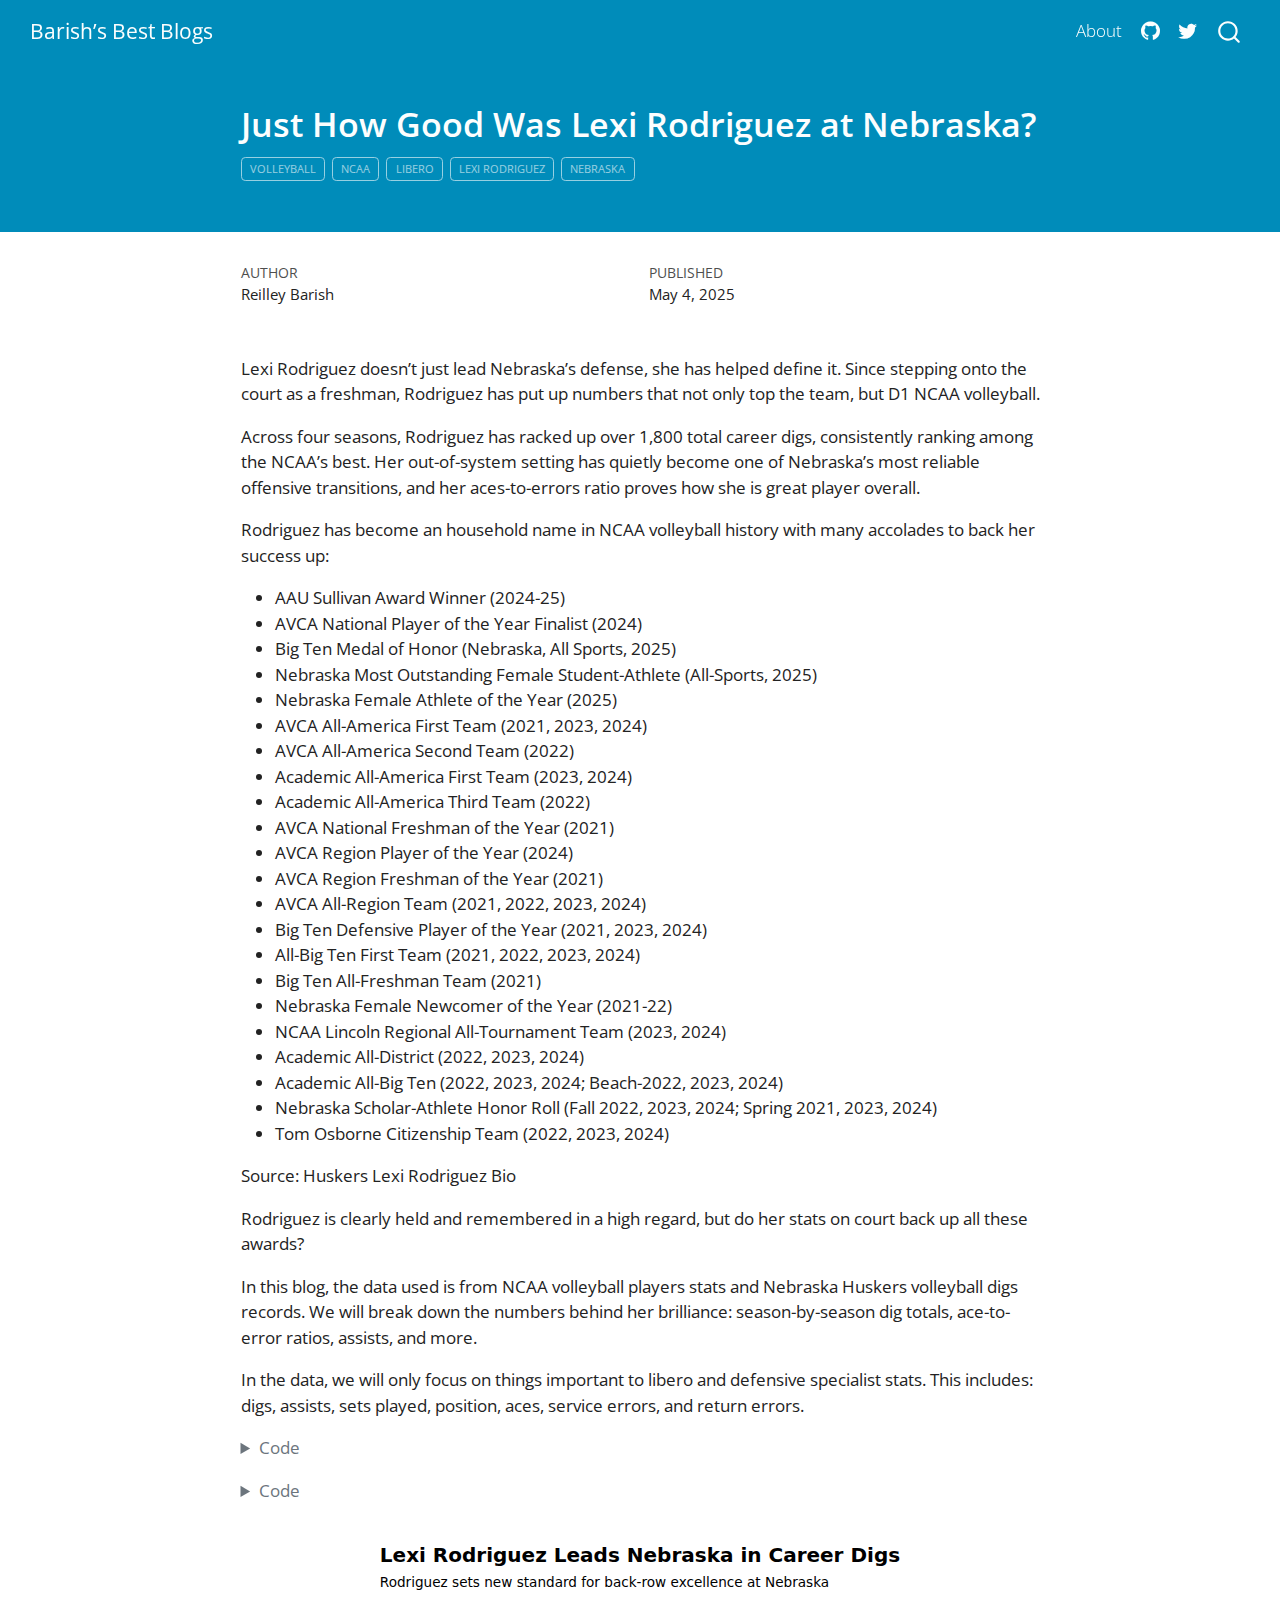
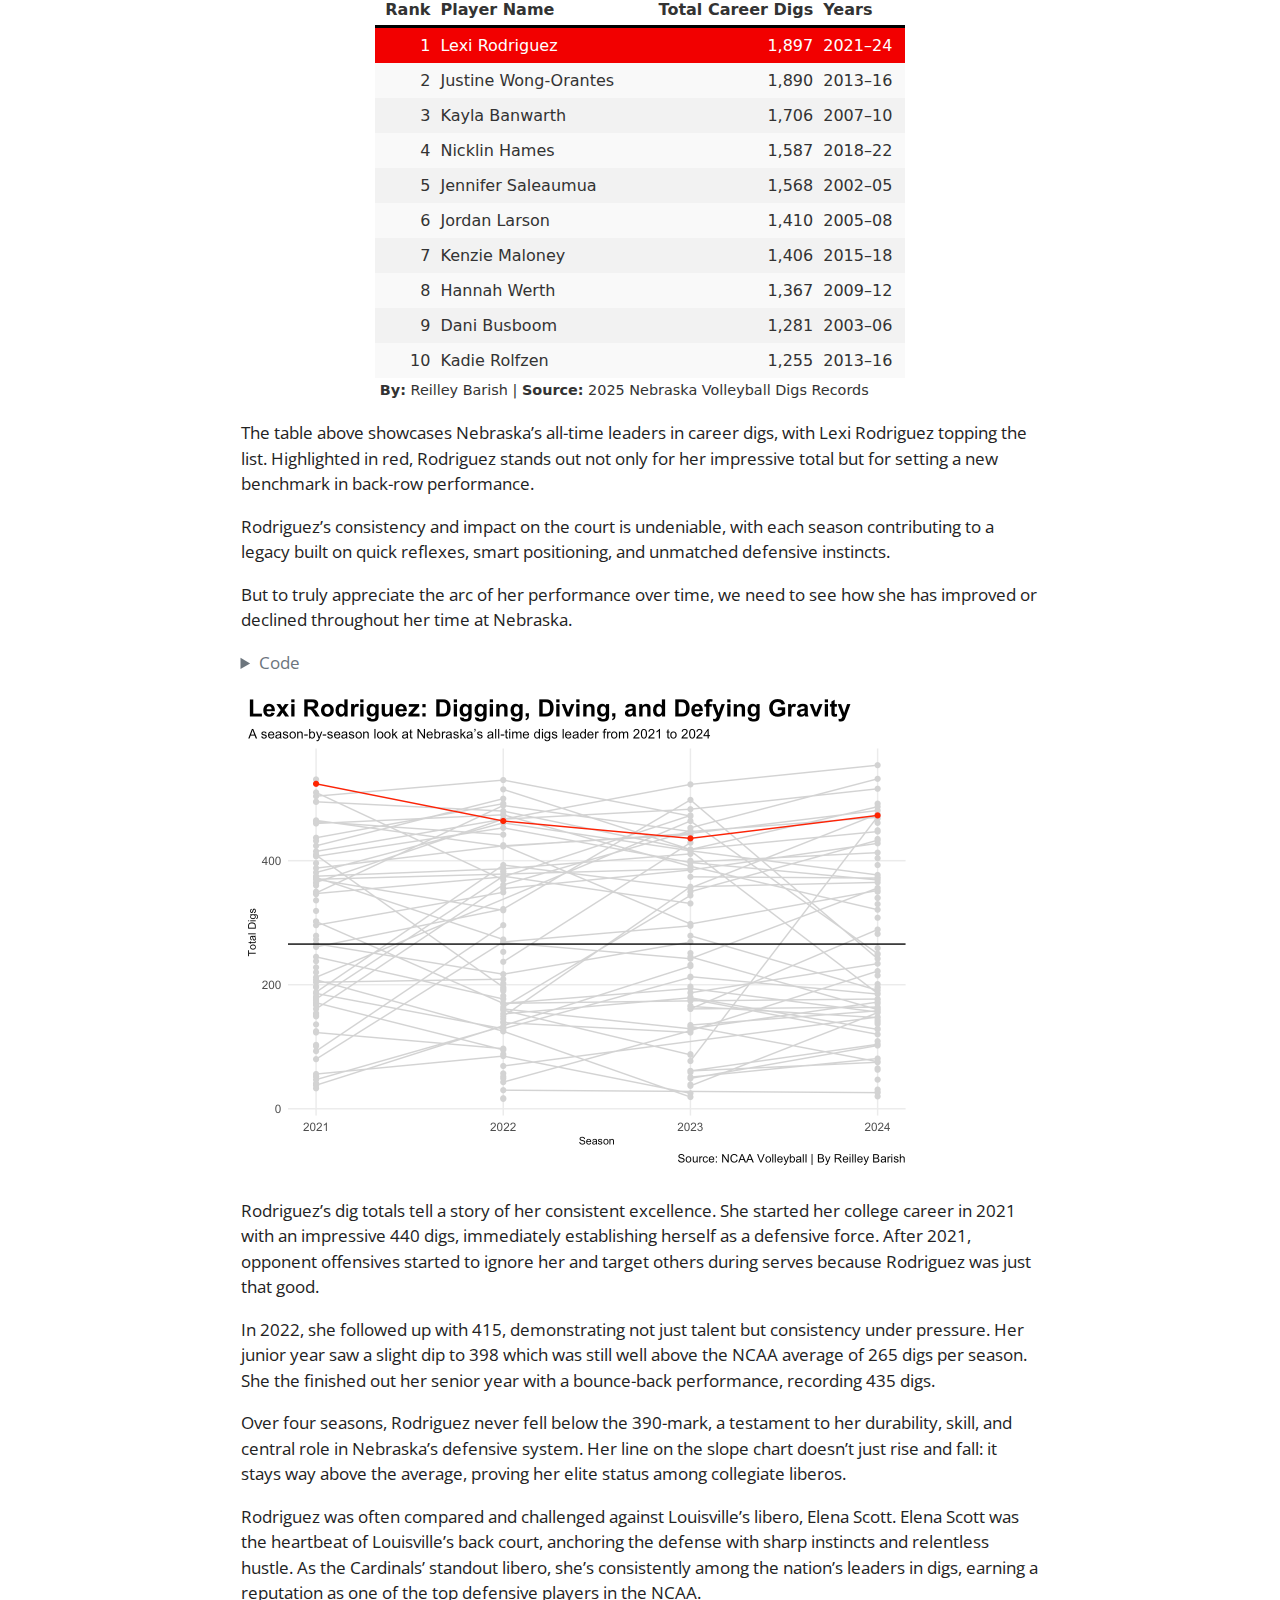
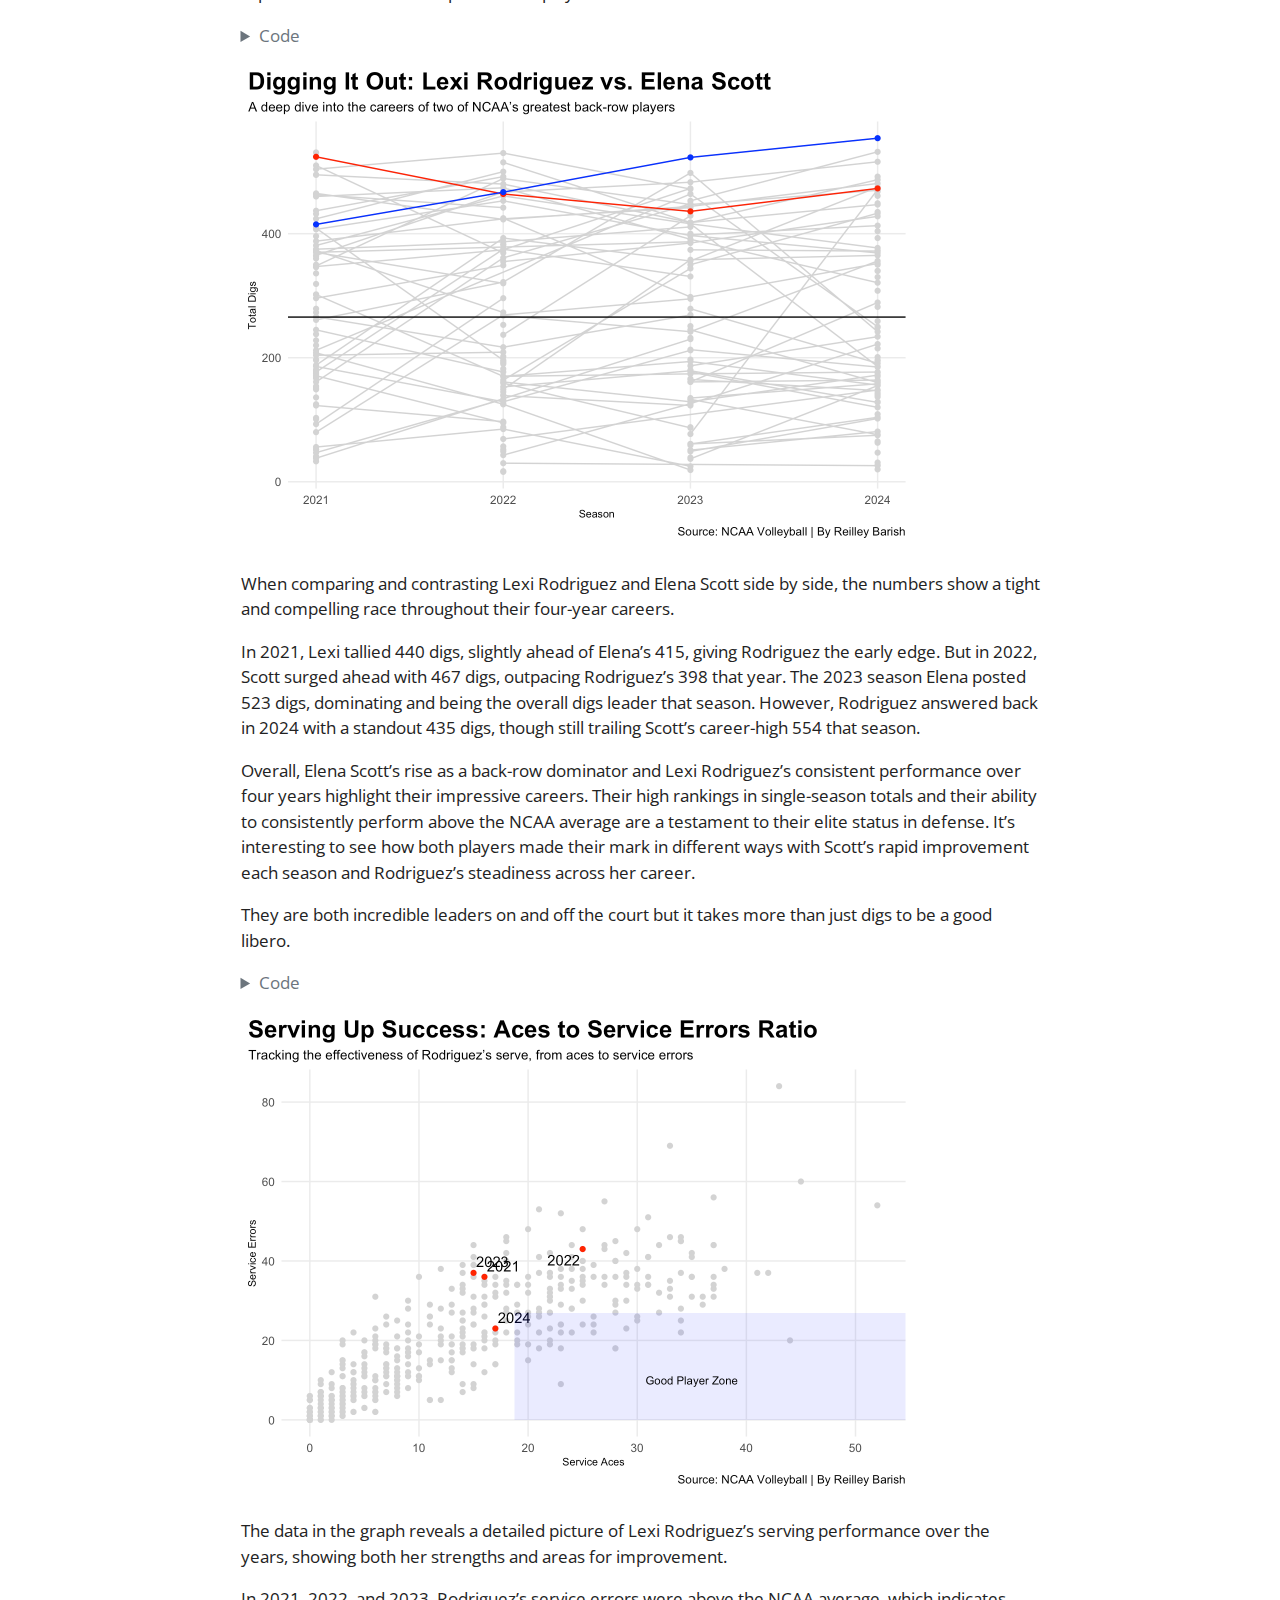
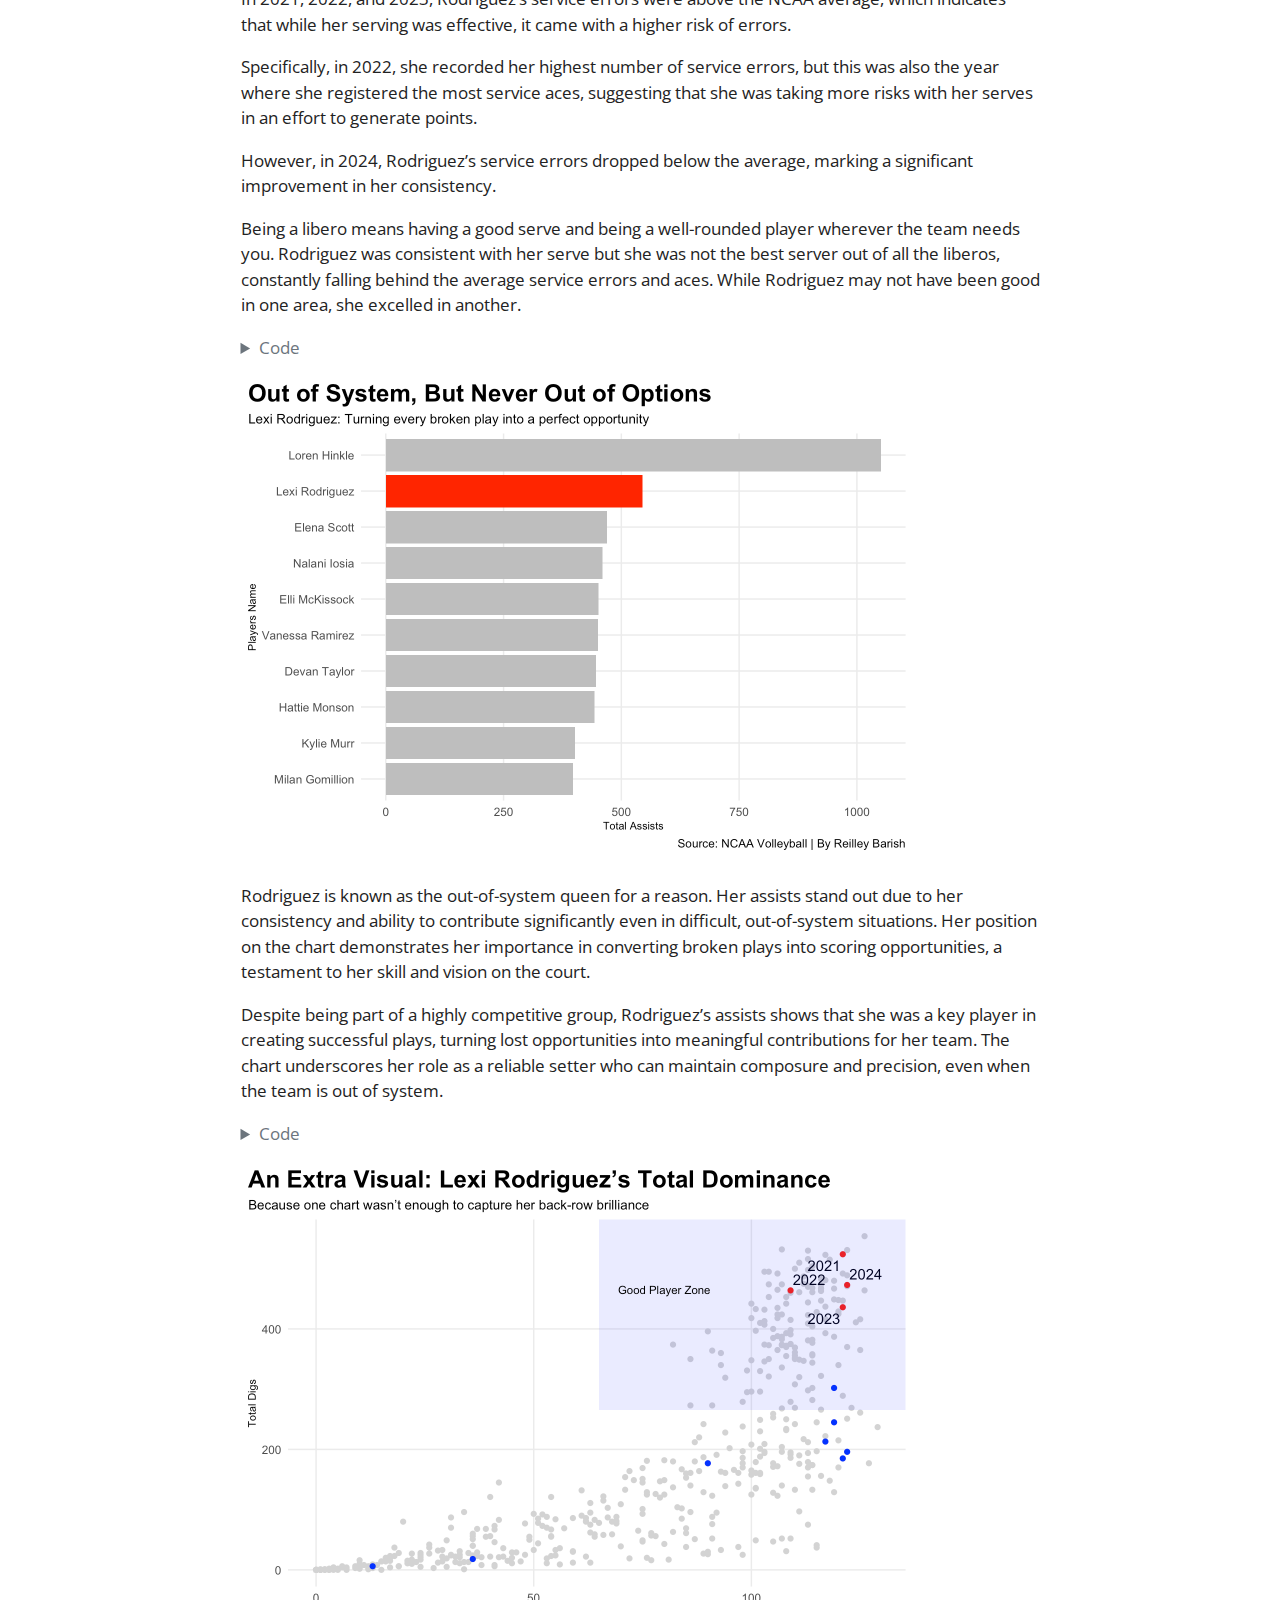
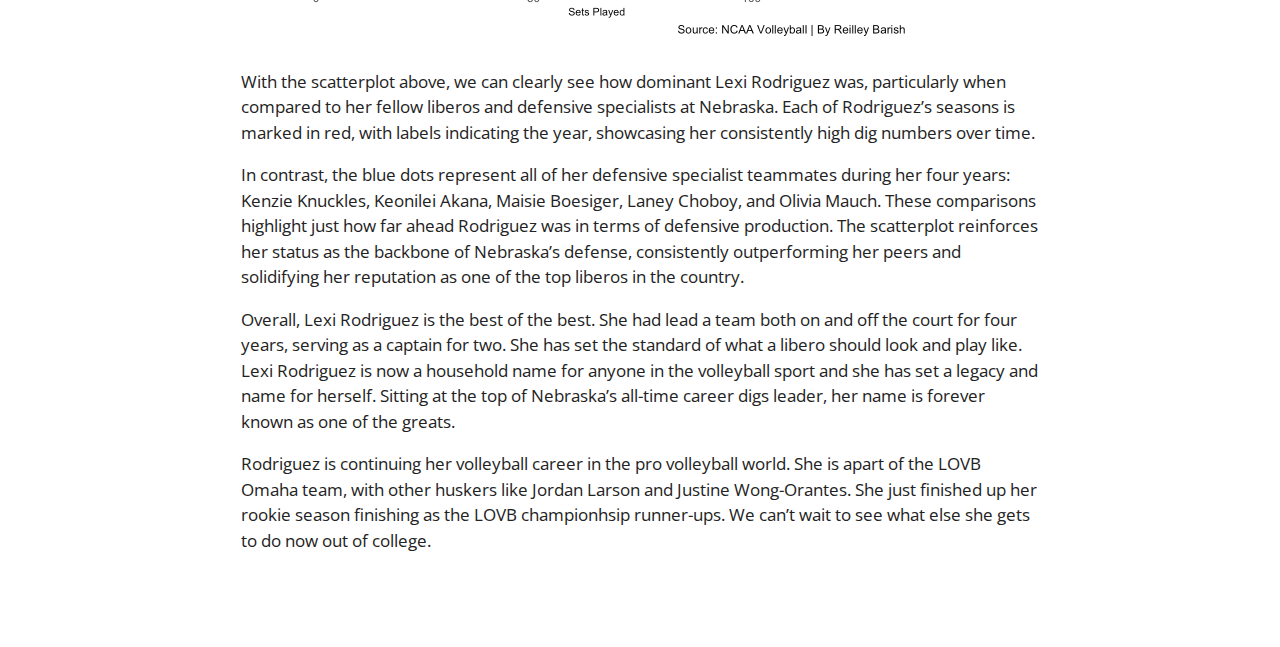
<file: posts/volleyball-lexi-rodriguez/index.html>
<!DOCTYPE html>
<html xmlns="http://www.w3.org/1999/xhtml" lang="en" xml:lang="en"><head>

<meta charset="utf-8">
<meta name="generator" content="quarto-1.6.42">

<meta name="viewport" content="width=device-width, initial-scale=1.0, user-scalable=yes">

<meta name="author" content="Reilley Barish">
<meta name="dcterms.date" content="2025-05-04">

<title>Just How Good Was Lexi Rodriguez at Nebraska? – Barish’s Best Blogs</title>
<style>
code{white-space: pre-wrap;}
span.smallcaps{font-variant: small-caps;}
div.columns{display: flex; gap: min(4vw, 1.5em);}
div.column{flex: auto; overflow-x: auto;}
div.hanging-indent{margin-left: 1.5em; text-indent: -1.5em;}
ul.task-list{list-style: none;}
ul.task-list li input[type="checkbox"] {
  width: 0.8em;
  margin: 0 0.8em 0.2em -1em; /* quarto-specific, see https://github.com/quarto-dev/quarto-cli/issues/4556 */ 
  vertical-align: middle;
}
/* CSS for syntax highlighting */
pre > code.sourceCode { white-space: pre; position: relative; }
pre > code.sourceCode > span { line-height: 1.25; }
pre > code.sourceCode > span:empty { height: 1.2em; }
.sourceCode { overflow: visible; }
code.sourceCode > span { color: inherit; text-decoration: inherit; }
div.sourceCode { margin: 1em 0; }
pre.sourceCode { margin: 0; }
@media screen {
div.sourceCode { overflow: auto; }
}
@media print {
pre > code.sourceCode { white-space: pre-wrap; }
pre > code.sourceCode > span { display: inline-block; text-indent: -5em; padding-left: 5em; }
}
pre.numberSource code
  { counter-reset: source-line 0; }
pre.numberSource code > span
  { position: relative; left: -4em; counter-increment: source-line; }
pre.numberSource code > span > a:first-child::before
  { content: counter(source-line);
    position: relative; left: -1em; text-align: right; vertical-align: baseline;
    border: none; display: inline-block;
    -webkit-touch-callout: none; -webkit-user-select: none;
    -khtml-user-select: none; -moz-user-select: none;
    -ms-user-select: none; user-select: none;
    padding: 0 4px; width: 4em;
  }
pre.numberSource { margin-left: 3em;  padding-left: 4px; }
div.sourceCode
  {   }
@media screen {
pre > code.sourceCode > span > a:first-child::before { text-decoration: underline; }
}
</style>


<script src="../../site_libs/quarto-nav/quarto-nav.js"></script>
<script src="../../site_libs/quarto-nav/headroom.min.js"></script>
<script src="../../site_libs/clipboard/clipboard.min.js"></script>
<script src="../../site_libs/quarto-search/autocomplete.umd.js"></script>
<script src="../../site_libs/quarto-search/fuse.min.js"></script>
<script src="../../site_libs/quarto-search/quarto-search.js"></script>
<meta name="quarto:offset" content="../../">
<script src="../../site_libs/quarto-html/quarto.js"></script>
<script src="../../site_libs/quarto-html/popper.min.js"></script>
<script src="../../site_libs/quarto-html/tippy.umd.min.js"></script>
<script src="../../site_libs/quarto-html/anchor.min.js"></script>
<link href="../../site_libs/quarto-html/tippy.css" rel="stylesheet">
<link href="../../site_libs/quarto-html/quarto-syntax-highlighting-2f5df379a58b258e96c21c0638c20c03.css" rel="stylesheet" id="quarto-text-highlighting-styles">
<script src="../../site_libs/bootstrap/bootstrap.min.js"></script>
<link href="../../site_libs/bootstrap/bootstrap-icons.css" rel="stylesheet">
<link href="../../site_libs/bootstrap/bootstrap-6bbb2ee3340c67b6da55fdc5589aeeb3.min.css" rel="stylesheet" append-hash="true" id="quarto-bootstrap" data-mode="light">
<script id="quarto-search-options" type="application/json">{
  "location": "navbar",
  "copy-button": false,
  "collapse-after": 3,
  "panel-placement": "end",
  "type": "overlay",
  "limit": 50,
  "keyboard-shortcut": [
    "f",
    "/",
    "s"
  ],
  "show-item-context": false,
  "language": {
    "search-no-results-text": "No results",
    "search-matching-documents-text": "matching documents",
    "search-copy-link-title": "Copy link to search",
    "search-hide-matches-text": "Hide additional matches",
    "search-more-match-text": "more match in this document",
    "search-more-matches-text": "more matches in this document",
    "search-clear-button-title": "Clear",
    "search-text-placeholder": "",
    "search-detached-cancel-button-title": "Cancel",
    "search-submit-button-title": "Submit",
    "search-label": "Search"
  }
}</script>


<link rel="stylesheet" href="../../styles.css">
</head>

<body class="nav-fixed fullcontent">

<div id="quarto-search-results"></div>
  <header id="quarto-header" class="headroom fixed-top quarto-banner">
    <nav class="navbar navbar-expand-lg " data-bs-theme="dark">
      <div class="navbar-container container-fluid">
      <div class="navbar-brand-container mx-auto">
    <a class="navbar-brand" href="../../index.html">
    <span class="navbar-title">Barish’s Best Blogs</span>
    </a>
  </div>
            <div id="quarto-search" class="" title="Search"></div>
          <button class="navbar-toggler" type="button" data-bs-toggle="collapse" data-bs-target="#navbarCollapse" aria-controls="navbarCollapse" role="menu" aria-expanded="false" aria-label="Toggle navigation" onclick="if (window.quartoToggleHeadroom) { window.quartoToggleHeadroom(); }">
  <span class="navbar-toggler-icon"></span>
</button>
          <div class="collapse navbar-collapse" id="navbarCollapse">
            <ul class="navbar-nav navbar-nav-scroll ms-auto">
  <li class="nav-item">
    <a class="nav-link" href="../../about.html"> 
<span class="menu-text">About</span></a>
  </li>  
  <li class="nav-item compact">
    <a class="nav-link" href="https://github.com/ReilleyBarish"> <i class="bi bi-github" role="img">
</i> 
<span class="menu-text"></span></a>
  </li>  
  <li class="nav-item compact">
    <a class="nav-link" href="https://twitter.com"> <i class="bi bi-twitter" role="img">
</i> 
<span class="menu-text"></span></a>
  </li>  
</ul>
          </div> <!-- /navcollapse -->
            <div class="quarto-navbar-tools">
</div>
      </div> <!-- /container-fluid -->
    </nav>
</header>
<!-- content -->
<header id="title-block-header" class="quarto-title-block default page-columns page-full">
  <div class="quarto-title-banner page-columns page-full">
    <div class="quarto-title column-body">
      <h1 class="title">Just How Good Was Lexi Rodriguez at Nebraska?</h1>
                                <div class="quarto-categories">
                <div class="quarto-category">volleyball</div>
                <div class="quarto-category">ncaa</div>
                <div class="quarto-category">libero</div>
                <div class="quarto-category">Lexi Rodriguez</div>
                <div class="quarto-category">Nebraska</div>
              </div>
                  </div>
  </div>
    
  
  <div class="quarto-title-meta">

      <div>
      <div class="quarto-title-meta-heading">Author</div>
      <div class="quarto-title-meta-contents">
               <p>Reilley Barish </p>
            </div>
    </div>
      
      <div>
      <div class="quarto-title-meta-heading">Published</div>
      <div class="quarto-title-meta-contents">
        <p class="date">May 4, 2025</p>
      </div>
    </div>
    
      
    </div>
    
  
  </header><div id="quarto-content" class="quarto-container page-columns page-rows-contents page-layout-article page-navbar">
<!-- sidebar -->
<!-- margin-sidebar -->
    
<!-- main -->
<main class="content quarto-banner-title-block" id="quarto-document-content">





<p>Lexi Rodriguez doesn’t just lead Nebraska’s defense, she has helped define it. Since stepping onto the court as a freshman, Rodriguez has put up numbers that not only top the team, but D1 NCAA volleyball.</p>
<p>Across four seasons, Rodriguez has racked up over 1,800 total career digs, consistently ranking among the NCAA’s best. Her out-of-system setting has quietly become one of Nebraska’s most reliable offensive transitions, and her aces-to-errors ratio proves how she is great player overall.</p>
<p>Rodriguez has become an household name in NCAA volleyball history with many accolades to back her success up:</p>
<ul>
<li>AAU Sullivan Award Winner (2024-25)</li>
<li>AVCA National Player of the Year Finalist (2024)</li>
<li>Big Ten Medal of Honor (Nebraska, All Sports, 2025)</li>
<li>Nebraska Most Outstanding Female Student-Athlete (All-Sports, 2025)</li>
<li>Nebraska Female Athlete of the Year (2025)</li>
<li>AVCA All-America First Team (2021, 2023, 2024)</li>
<li>AVCA All-America Second Team (2022)</li>
<li>Academic All-America First Team (2023, 2024)</li>
<li>Academic All-America Third Team (2022)</li>
<li>AVCA National Freshman of the Year (2021)</li>
<li>AVCA Region Player of the Year (2024)</li>
<li>AVCA Region Freshman of the Year (2021)</li>
<li>AVCA All-Region Team (2021, 2022, 2023, 2024)</li>
<li>Big Ten Defensive Player of the Year (2021, 2023, 2024)</li>
<li>All-Big Ten First Team (2021, 2022, 2023, 2024)</li>
<li>Big Ten All-Freshman Team (2021)</li>
<li>Nebraska Female Newcomer of the Year (2021-22)</li>
<li>NCAA Lincoln Regional All-Tournament Team (2023, 2024)</li>
<li>Academic All-District (2022, 2023, 2024)</li>
<li>Academic All-Big Ten (2022, 2023, 2024; Beach-2022, 2023, 2024)</li>
<li>Nebraska Scholar-Athlete Honor Roll (Fall 2022, 2023, 2024; Spring 2021, 2023, 2024)</li>
<li>Tom Osborne Citizenship Team (2022, 2023, 2024)</li>
</ul>
<p>Source: Huskers Lexi Rodriguez Bio</p>
<p>Rodriguez is clearly held and remembered in a high regard, but do her stats on court back up all these awards?</p>
<p>In this blog, the data used is from NCAA volleyball players stats and Nebraska Huskers volleyball digs records. We will break down the numbers behind her brilliance: season-by-season dig totals, ace-to-error ratios, assists, and more.</p>
<p>In the data, we will only focus on things important to libero and defensive specialist stats. This includes: digs, assists, sets played, position, aces, service errors, and return errors.</p>
<div class="cell">
<details class="code-fold">
<summary>Code</summary>
<div class="sourceCode cell-code" id="cb1"><pre class="sourceCode r code-with-copy"><code class="sourceCode r"><span id="cb1-1"><a href="#cb1-1" aria-hidden="true" tabindex="-1"></a><span class="fu">library</span>(tidyverse)</span>
<span id="cb1-2"><a href="#cb1-2" aria-hidden="true" tabindex="-1"></a><span class="fu">library</span>(ggplot2)</span>
<span id="cb1-3"><a href="#cb1-3" aria-hidden="true" tabindex="-1"></a><span class="fu">library</span>(ggalt)</span>
<span id="cb1-4"><a href="#cb1-4" aria-hidden="true" tabindex="-1"></a><span class="fu">library</span>(ggtext)</span>
<span id="cb1-5"><a href="#cb1-5" aria-hidden="true" tabindex="-1"></a><span class="fu">library</span>(ggrepel)</span>
<span id="cb1-6"><a href="#cb1-6" aria-hidden="true" tabindex="-1"></a><span class="fu">library</span>(patchwork)</span>
<span id="cb1-7"><a href="#cb1-7" aria-hidden="true" tabindex="-1"></a><span class="fu">library</span>(waffle)</span>
<span id="cb1-8"><a href="#cb1-8" aria-hidden="true" tabindex="-1"></a><span class="fu">library</span>(gt)</span>
<span id="cb1-9"><a href="#cb1-9" aria-hidden="true" tabindex="-1"></a><span class="fu">library</span>(ggbeeswarm)</span>
<span id="cb1-10"><a href="#cb1-10" aria-hidden="true" tabindex="-1"></a></span>
<span id="cb1-11"><a href="#cb1-11" aria-hidden="true" tabindex="-1"></a>data <span class="ot">&lt;-</span> <span class="fu">read_csv</span>(<span class="st">"https://mattwaite.github.io/sportsdatafiles/ncaa_womens_volleyball_players_2124.csv"</span>)</span>
<span id="cb1-12"><a href="#cb1-12" aria-hidden="true" tabindex="-1"></a></span>
<span id="cb1-13"><a href="#cb1-13" aria-hidden="true" tabindex="-1"></a>ds <span class="ot">&lt;-</span> data <span class="sc">|&gt;</span></span>
<span id="cb1-14"><a href="#cb1-14" aria-hidden="true" tabindex="-1"></a>  <span class="fu">select</span>(season, team, conference, name, class, position, s, assists, aces, s_err, digs, r_err) <span class="sc">|&gt;</span></span>
<span id="cb1-15"><a href="#cb1-15" aria-hidden="true" tabindex="-1"></a>  <span class="fu">filter</span>(</span>
<span id="cb1-16"><a href="#cb1-16" aria-hidden="true" tabindex="-1"></a>    conference <span class="sc">%in%</span> <span class="fu">c</span>(<span class="st">"Big Ten"</span>, <span class="st">"SEC"</span>,<span class="st">"ACC"</span>,<span class="st">"Pac-12"</span>,<span class="st">"Big 12"</span>),</span>
<span id="cb1-17"><a href="#cb1-17" aria-hidden="true" tabindex="-1"></a>    position <span class="sc">==</span> <span class="st">"L/DS"</span>,</span>
<span id="cb1-18"><a href="#cb1-18" aria-hidden="true" tabindex="-1"></a>    s <span class="sc">&gt;</span> <span class="dv">66</span></span>
<span id="cb1-19"><a href="#cb1-19" aria-hidden="true" tabindex="-1"></a>  ) <span class="sc">|&gt;</span></span>
<span id="cb1-20"><a href="#cb1-20" aria-hidden="true" tabindex="-1"></a> <span class="fu">mutate</span>(<span class="at">dps =</span> digs <span class="sc">/</span> s)</span>
<span id="cb1-21"><a href="#cb1-21" aria-hidden="true" tabindex="-1"></a></span>
<span id="cb1-22"><a href="#cb1-22" aria-hidden="true" tabindex="-1"></a>dsP5 <span class="ot">&lt;-</span> data <span class="sc">|&gt;</span></span>
<span id="cb1-23"><a href="#cb1-23" aria-hidden="true" tabindex="-1"></a>  <span class="fu">filter</span>(</span>
<span id="cb1-24"><a href="#cb1-24" aria-hidden="true" tabindex="-1"></a>    conference <span class="sc">%in%</span> <span class="fu">c</span>(<span class="st">"Big Ten"</span>, <span class="st">"SEC"</span>,<span class="st">"ACC"</span>,<span class="st">"Pac-12"</span>,<span class="st">"Big 12"</span>),</span>
<span id="cb1-25"><a href="#cb1-25" aria-hidden="true" tabindex="-1"></a>    position <span class="sc">==</span> <span class="st">"L/DS"</span>)</span>
<span id="cb1-26"><a href="#cb1-26" aria-hidden="true" tabindex="-1"></a></span>
<span id="cb1-27"><a href="#cb1-27" aria-hidden="true" tabindex="-1"></a>playersds <span class="ot">&lt;-</span> ds <span class="sc">|&gt;</span></span>
<span id="cb1-28"><a href="#cb1-28" aria-hidden="true" tabindex="-1"></a>  <span class="fu">group_by</span>(name) <span class="sc">|&gt;</span></span>
<span id="cb1-29"><a href="#cb1-29" aria-hidden="true" tabindex="-1"></a>  <span class="fu">summarise</span>(<span class="at">totassists =</span> <span class="fu">sum</span>(assists)) <span class="sc">|&gt;</span></span>
<span id="cb1-30"><a href="#cb1-30" aria-hidden="true" tabindex="-1"></a>  <span class="fu">filter</span>(</span>
<span id="cb1-31"><a href="#cb1-31" aria-hidden="true" tabindex="-1"></a>    totassists <span class="sc">&gt;</span> <span class="dv">390</span></span>
<span id="cb1-32"><a href="#cb1-32" aria-hidden="true" tabindex="-1"></a>         ) </span>
<span id="cb1-33"><a href="#cb1-33" aria-hidden="true" tabindex="-1"></a></span>
<span id="cb1-34"><a href="#cb1-34" aria-hidden="true" tabindex="-1"></a>avgsets <span class="ot">&lt;-</span> ds <span class="sc">|&gt;</span> <span class="fu">summarise</span>(<span class="fu">mean</span>(s))</span>
<span id="cb1-35"><a href="#cb1-35" aria-hidden="true" tabindex="-1"></a>avgdigs <span class="ot">&lt;-</span> ds <span class="sc">|&gt;</span> <span class="fu">summarise</span>(<span class="fu">mean</span>(digs))</span>
<span id="cb1-36"><a href="#cb1-36" aria-hidden="true" tabindex="-1"></a>avgserr <span class="ot">&lt;-</span> ds <span class="sc">|&gt;</span> <span class="fu">summarise</span>(<span class="fu">mean</span>(s_err))</span>
<span id="cb1-37"><a href="#cb1-37" aria-hidden="true" tabindex="-1"></a>avgaces <span class="ot">&lt;-</span> ds <span class="sc">|&gt;</span> <span class="fu">summarise</span>(<span class="fu">mean</span>(aces))</span>
<span id="cb1-38"><a href="#cb1-38" aria-hidden="true" tabindex="-1"></a>avgassists <span class="ot">&lt;-</span> ds <span class="sc">|&gt;</span> <span class="fu">summarise</span>(<span class="fu">mean</span>(assists))</span>
<span id="cb1-39"><a href="#cb1-39" aria-hidden="true" tabindex="-1"></a></span>
<span id="cb1-40"><a href="#cb1-40" aria-hidden="true" tabindex="-1"></a>nudigs <span class="ot">&lt;-</span> <span class="fu">read_csv</span>(<span class="st">"nu_digs_all.csv"</span>)</span>
<span id="cb1-41"><a href="#cb1-41" aria-hidden="true" tabindex="-1"></a></span>
<span id="cb1-42"><a href="#cb1-42" aria-hidden="true" tabindex="-1"></a>lr <span class="ot">&lt;-</span> ds <span class="sc">|&gt;</span> </span>
<span id="cb1-43"><a href="#cb1-43" aria-hidden="true" tabindex="-1"></a>  <span class="fu">group_by</span>(name) <span class="sc">|&gt;</span></span>
<span id="cb1-44"><a href="#cb1-44" aria-hidden="true" tabindex="-1"></a>  <span class="fu">filter</span>(name <span class="sc">==</span> <span class="st">"Lexi Rodriguez"</span>) <span class="sc">|&gt;</span></span>
<span id="cb1-45"><a href="#cb1-45" aria-hidden="true" tabindex="-1"></a>  <span class="fu">mutate</span>(<span class="at">totassists=</span><span class="fu">sum</span>(assists))</span>
<span id="cb1-46"><a href="#cb1-46" aria-hidden="true" tabindex="-1"></a></span>
<span id="cb1-47"><a href="#cb1-47" aria-hidden="true" tabindex="-1"></a></span>
<span id="cb1-48"><a href="#cb1-48" aria-hidden="true" tabindex="-1"></a>custheme <span class="ot">&lt;-</span> </span>
<span id="cb1-49"><a href="#cb1-49" aria-hidden="true" tabindex="-1"></a>  <span class="fu">theme</span>(</span>
<span id="cb1-50"><a href="#cb1-50" aria-hidden="true" tabindex="-1"></a>    <span class="at">plot.title =</span> <span class="fu">element_text</span>(<span class="at">size =</span> <span class="dv">18</span>, <span class="at">face =</span> <span class="st">"bold"</span>),</span>
<span id="cb1-51"><a href="#cb1-51" aria-hidden="true" tabindex="-1"></a>    <span class="at">axis.title =</span> <span class="fu">element_text</span>(<span class="at">size =</span> <span class="dv">8</span>),</span>
<span id="cb1-52"><a href="#cb1-52" aria-hidden="true" tabindex="-1"></a>    <span class="at">plot.subtitle =</span> <span class="fu">element_markdown</span>(<span class="at">size =</span> <span class="dv">10</span>),</span>
<span id="cb1-53"><a href="#cb1-53" aria-hidden="true" tabindex="-1"></a>    <span class="at">panel.grid.minor =</span> <span class="fu">element_blank</span>(),</span>
<span id="cb1-54"><a href="#cb1-54" aria-hidden="true" tabindex="-1"></a>    <span class="at">plot.title.position =</span> <span class="st">"plot"</span></span>
<span id="cb1-55"><a href="#cb1-55" aria-hidden="true" tabindex="-1"></a>  )</span>
<span id="cb1-56"><a href="#cb1-56" aria-hidden="true" tabindex="-1"></a></span>
<span id="cb1-57"><a href="#cb1-57" aria-hidden="true" tabindex="-1"></a></span>
<span id="cb1-58"><a href="#cb1-58" aria-hidden="true" tabindex="-1"></a>lr21 <span class="ot">&lt;-</span> ds <span class="sc">|&gt;</span> <span class="fu">filter</span>(name <span class="sc">==</span> <span class="st">"Lexi Rodriguez"</span>,</span>
<span id="cb1-59"><a href="#cb1-59" aria-hidden="true" tabindex="-1"></a>                     season <span class="sc">==</span> <span class="st">"2021"</span>)</span>
<span id="cb1-60"><a href="#cb1-60" aria-hidden="true" tabindex="-1"></a>lr22 <span class="ot">&lt;-</span> ds <span class="sc">|&gt;</span> <span class="fu">filter</span>(name <span class="sc">==</span> <span class="st">"Lexi Rodriguez"</span>,</span>
<span id="cb1-61"><a href="#cb1-61" aria-hidden="true" tabindex="-1"></a>                     season <span class="sc">==</span> <span class="st">"2022"</span>)</span>
<span id="cb1-62"><a href="#cb1-62" aria-hidden="true" tabindex="-1"></a>lr23 <span class="ot">&lt;-</span> ds <span class="sc">|&gt;</span> <span class="fu">filter</span>(name <span class="sc">==</span> <span class="st">"Lexi Rodriguez"</span>,</span>
<span id="cb1-63"><a href="#cb1-63" aria-hidden="true" tabindex="-1"></a>                     season <span class="sc">==</span> <span class="st">"2023"</span>)</span>
<span id="cb1-64"><a href="#cb1-64" aria-hidden="true" tabindex="-1"></a>lr24 <span class="ot">&lt;-</span> ds <span class="sc">|&gt;</span> <span class="fu">filter</span>(name <span class="sc">==</span> <span class="st">"Lexi Rodriguez"</span>,</span>
<span id="cb1-65"><a href="#cb1-65" aria-hidden="true" tabindex="-1"></a>                     season <span class="sc">==</span> <span class="st">"2024"</span>)</span>
<span id="cb1-66"><a href="#cb1-66" aria-hidden="true" tabindex="-1"></a>lc23 <span class="ot">&lt;-</span> ds <span class="sc">|&gt;</span> <span class="fu">filter</span>(name <span class="sc">==</span> <span class="st">"Laney Choboy"</span>,</span>
<span id="cb1-67"><a href="#cb1-67" aria-hidden="true" tabindex="-1"></a>                     season <span class="sc">==</span> <span class="st">"2023"</span>)</span>
<span id="cb1-68"><a href="#cb1-68" aria-hidden="true" tabindex="-1"></a>lc24 <span class="ot">&lt;-</span> ds <span class="sc">|&gt;</span> <span class="fu">filter</span>(name <span class="sc">==</span> <span class="st">"Laney Choboy"</span>,</span>
<span id="cb1-69"><a href="#cb1-69" aria-hidden="true" tabindex="-1"></a>                     season <span class="sc">==</span> <span class="st">"2024"</span>)</span>
<span id="cb1-70"><a href="#cb1-70" aria-hidden="true" tabindex="-1"></a>om <span class="ot">&lt;-</span> ds <span class="sc">|&gt;</span> <span class="fu">filter</span>(name <span class="sc">==</span> <span class="st">"Olivia Mauch"</span>,</span>
<span id="cb1-71"><a href="#cb1-71" aria-hidden="true" tabindex="-1"></a>                     season <span class="sc">==</span> <span class="st">"2024"</span>)</span>
<span id="cb1-72"><a href="#cb1-72" aria-hidden="true" tabindex="-1"></a>es <span class="ot">&lt;-</span> ds <span class="sc">|&gt;</span> <span class="fu">filter</span>(name <span class="sc">==</span> <span class="st">"Elena Scott"</span>)</span>
<span id="cb1-73"><a href="#cb1-73" aria-hidden="true" tabindex="-1"></a>mb <span class="ot">&lt;-</span> dsP5 <span class="sc">|&gt;</span> <span class="fu">filter</span>(name <span class="sc">==</span> <span class="st">"Maisie Boesiger"</span>)</span>
<span id="cb1-74"><a href="#cb1-74" aria-hidden="true" tabindex="-1"></a>kk <span class="ot">&lt;-</span> dsP5 <span class="sc">|&gt;</span> <span class="fu">filter</span>(name <span class="sc">==</span> <span class="st">"Kenzie Knuckles"</span>)</span>
<span id="cb1-75"><a href="#cb1-75" aria-hidden="true" tabindex="-1"></a>ka <span class="ot">&lt;-</span> dsP5 <span class="sc">|&gt;</span> <span class="fu">filter</span>(name <span class="sc">==</span><span class="st">"Keonilei Akana"</span>,</span>
<span id="cb1-76"><a href="#cb1-76" aria-hidden="true" tabindex="-1"></a>                     season <span class="sc">==</span> <span class="st">"2021"</span></span>
<span id="cb1-77"><a href="#cb1-77" aria-hidden="true" tabindex="-1"></a>                     )</span></code><button title="Copy to Clipboard" class="code-copy-button"><i class="bi"></i></button></pre></div>
</details>
</div>
<div class="cell">
<details class="code-fold">
<summary>Code</summary>
<div class="sourceCode cell-code" id="cb2"><pre class="sourceCode r code-with-copy"><code class="sourceCode r"><span id="cb2-1"><a href="#cb2-1" aria-hidden="true" tabindex="-1"></a>nudigs <span class="sc">|&gt;</span> </span>
<span id="cb2-2"><a href="#cb2-2" aria-hidden="true" tabindex="-1"></a>  <span class="fu">gt</span>() <span class="sc">|&gt;</span> </span>
<span id="cb2-3"><a href="#cb2-3" aria-hidden="true" tabindex="-1"></a>  <span class="fu">cols_label</span>(</span>
<span id="cb2-4"><a href="#cb2-4" aria-hidden="true" tabindex="-1"></a>    <span class="at">Player =</span> <span class="st">"Player Name"</span>,</span>
<span id="cb2-5"><a href="#cb2-5" aria-hidden="true" tabindex="-1"></a>    <span class="at">Digs =</span> <span class="st">"Total Career Digs"</span>,</span>
<span id="cb2-6"><a href="#cb2-6" aria-hidden="true" tabindex="-1"></a>    <span class="at">Years =</span> <span class="st">"Years"</span></span>
<span id="cb2-7"><a href="#cb2-7" aria-hidden="true" tabindex="-1"></a>  ) <span class="sc">|&gt;</span></span>
<span id="cb2-8"><a href="#cb2-8" aria-hidden="true" tabindex="-1"></a>  <span class="fu">tab_header</span>(</span>
<span id="cb2-9"><a href="#cb2-9" aria-hidden="true" tabindex="-1"></a>    <span class="at">title =</span> <span class="st">"Lexi Rodriguez Leads Nebraska in Career Digs"</span>,</span>
<span id="cb2-10"><a href="#cb2-10" aria-hidden="true" tabindex="-1"></a>    <span class="at">subtitle =</span> <span class="st">"Rodriguez sets new standard for back-row excellence at Nebraska"</span></span>
<span id="cb2-11"><a href="#cb2-11" aria-hidden="true" tabindex="-1"></a>  ) <span class="sc">|&gt;</span> <span class="fu">tab_style</span>(</span>
<span id="cb2-12"><a href="#cb2-12" aria-hidden="true" tabindex="-1"></a>    <span class="at">style =</span> <span class="fu">cell_text</span>(<span class="at">color =</span> <span class="st">"black"</span>, <span class="at">weight =</span> <span class="st">"bold"</span>, <span class="at">align =</span> <span class="st">"left"</span>),</span>
<span id="cb2-13"><a href="#cb2-13" aria-hidden="true" tabindex="-1"></a>    <span class="at">locations =</span> <span class="fu">cells_title</span>(<span class="st">"title"</span>)</span>
<span id="cb2-14"><a href="#cb2-14" aria-hidden="true" tabindex="-1"></a>  ) <span class="sc">|&gt;</span> <span class="fu">tab_style</span>(</span>
<span id="cb2-15"><a href="#cb2-15" aria-hidden="true" tabindex="-1"></a>    <span class="at">style =</span> <span class="fu">cell_text</span>(<span class="at">color =</span> <span class="st">"black"</span>, <span class="at">align =</span> <span class="st">"left"</span>),</span>
<span id="cb2-16"><a href="#cb2-16" aria-hidden="true" tabindex="-1"></a>    <span class="at">locations =</span> <span class="fu">cells_title</span>(<span class="st">"subtitle"</span>)</span>
<span id="cb2-17"><a href="#cb2-17" aria-hidden="true" tabindex="-1"></a>  ) <span class="sc">|&gt;</span></span>
<span id="cb2-18"><a href="#cb2-18" aria-hidden="true" tabindex="-1"></a>  <span class="fu">tab_source_note</span>(</span>
<span id="cb2-19"><a href="#cb2-19" aria-hidden="true" tabindex="-1"></a>    <span class="at">source_note =</span> <span class="fu">md</span>(<span class="st">"**By:** Reilley Barish  |  **Source:** 2025 Nebraska Volleyball Digs Records"</span>)</span>
<span id="cb2-20"><a href="#cb2-20" aria-hidden="true" tabindex="-1"></a>  ) <span class="sc">|&gt;</span></span>
<span id="cb2-21"><a href="#cb2-21" aria-hidden="true" tabindex="-1"></a>  <span class="fu">tab_style</span>(</span>
<span id="cb2-22"><a href="#cb2-22" aria-hidden="true" tabindex="-1"></a>     <span class="at">locations =</span> <span class="fu">cells_column_labels</span>(<span class="at">columns =</span> <span class="fu">everything</span>()),</span>
<span id="cb2-23"><a href="#cb2-23" aria-hidden="true" tabindex="-1"></a>     <span class="at">style =</span> <span class="fu">list</span>(</span>
<span id="cb2-24"><a href="#cb2-24" aria-hidden="true" tabindex="-1"></a>       <span class="fu">cell_borders</span>(<span class="at">sides =</span> <span class="st">"bottom"</span>, <span class="at">weight =</span> <span class="fu">px</span>(<span class="dv">3</span>)),</span>
<span id="cb2-25"><a href="#cb2-25" aria-hidden="true" tabindex="-1"></a>       <span class="fu">cell_text</span>(<span class="at">weight =</span> <span class="st">"bold"</span>, <span class="at">size=</span><span class="dv">10</span>)</span>
<span id="cb2-26"><a href="#cb2-26" aria-hidden="true" tabindex="-1"></a>     )</span>
<span id="cb2-27"><a href="#cb2-27" aria-hidden="true" tabindex="-1"></a>   ) <span class="sc">|&gt;</span></span>
<span id="cb2-28"><a href="#cb2-28" aria-hidden="true" tabindex="-1"></a>  <span class="fu">opt_row_striping</span>() <span class="sc">|&gt;</span> </span>
<span id="cb2-29"><a href="#cb2-29" aria-hidden="true" tabindex="-1"></a>  <span class="fu">opt_table_lines</span>(<span class="st">"none"</span>) <span class="sc">|&gt;</span></span>
<span id="cb2-30"><a href="#cb2-30" aria-hidden="true" tabindex="-1"></a>  <span class="fu">fmt_number</span>(</span>
<span id="cb2-31"><a href="#cb2-31" aria-hidden="true" tabindex="-1"></a>    <span class="at">columns =</span> <span class="fu">c</span>(Player, Years),</span>
<span id="cb2-32"><a href="#cb2-32" aria-hidden="true" tabindex="-1"></a>    <span class="at">decimals =</span> <span class="dv">1</span></span>
<span id="cb2-33"><a href="#cb2-33" aria-hidden="true" tabindex="-1"></a>   )<span class="sc">|&gt;</span></span>
<span id="cb2-34"><a href="#cb2-34" aria-hidden="true" tabindex="-1"></a>  <span class="fu">fmt_number</span>(</span>
<span id="cb2-35"><a href="#cb2-35" aria-hidden="true" tabindex="-1"></a>    <span class="at">columns =</span> <span class="fu">c</span>(Digs),</span>
<span id="cb2-36"><a href="#cb2-36" aria-hidden="true" tabindex="-1"></a>    <span class="at">decimals =</span> <span class="dv">0</span></span>
<span id="cb2-37"><a href="#cb2-37" aria-hidden="true" tabindex="-1"></a>  ) <span class="sc">|&gt;</span></span>
<span id="cb2-38"><a href="#cb2-38" aria-hidden="true" tabindex="-1"></a>  </span>
<span id="cb2-39"><a href="#cb2-39" aria-hidden="true" tabindex="-1"></a>  <span class="fu">tab_style</span>(</span>
<span id="cb2-40"><a href="#cb2-40" aria-hidden="true" tabindex="-1"></a>    <span class="at">style =</span> <span class="fu">list</span>(</span>
<span id="cb2-41"><a href="#cb2-41" aria-hidden="true" tabindex="-1"></a>      <span class="fu">cell_fill</span>(<span class="at">color =</span> <span class="st">"red"</span>),</span>
<span id="cb2-42"><a href="#cb2-42" aria-hidden="true" tabindex="-1"></a>      <span class="fu">cell_text</span>(<span class="at">color =</span> <span class="st">"white"</span>)</span>
<span id="cb2-43"><a href="#cb2-43" aria-hidden="true" tabindex="-1"></a>      ),</span>
<span id="cb2-44"><a href="#cb2-44" aria-hidden="true" tabindex="-1"></a>    <span class="at">locations =</span> <span class="fu">cells_body</span>(</span>
<span id="cb2-45"><a href="#cb2-45" aria-hidden="true" tabindex="-1"></a>      <span class="at">rows =</span> Player <span class="sc">==</span> <span class="st">"Lexi Rodriguez"</span>)</span>
<span id="cb2-46"><a href="#cb2-46" aria-hidden="true" tabindex="-1"></a>  )</span></code><button title="Copy to Clipboard" class="code-copy-button"><i class="bi"></i></button></pre></div>
</details>
<div class="cell-output-display">
<div id="ggzxqpbaew" style="padding-left:0px;padding-right:0px;padding-top:10px;padding-bottom:10px;overflow-x:auto;overflow-y:auto;width:auto;height:auto;">
<style>#ggzxqpbaew table {
  font-family: system-ui, 'Segoe UI', Roboto, Helvetica, Arial, sans-serif, 'Apple Color Emoji', 'Segoe UI Emoji', 'Segoe UI Symbol', 'Noto Color Emoji';
  -webkit-font-smoothing: antialiased;
  -moz-osx-font-smoothing: grayscale;
}

#ggzxqpbaew thead, #ggzxqpbaew tbody, #ggzxqpbaew tfoot, #ggzxqpbaew tr, #ggzxqpbaew td, #ggzxqpbaew th {
  border-style: none;
}

#ggzxqpbaew p {
  margin: 0;
  padding: 0;
}

#ggzxqpbaew .gt_table {
  display: table;
  border-collapse: collapse;
  line-height: normal;
  margin-left: auto;
  margin-right: auto;
  color: #333333;
  font-size: 16px;
  font-weight: normal;
  font-style: normal;
  background-color: #FFFFFF;
  width: auto;
  border-top-style: none;
  border-top-width: 2px;
  border-top-color: #A8A8A8;
  border-right-style: none;
  border-right-width: 2px;
  border-right-color: #D3D3D3;
  border-bottom-style: none;
  border-bottom-width: 2px;
  border-bottom-color: #A8A8A8;
  border-left-style: none;
  border-left-width: 2px;
  border-left-color: #D3D3D3;
}

#ggzxqpbaew .gt_caption {
  padding-top: 4px;
  padding-bottom: 4px;
}

#ggzxqpbaew .gt_title {
  color: #333333;
  font-size: 125%;
  font-weight: initial;
  padding-top: 4px;
  padding-bottom: 4px;
  padding-left: 5px;
  padding-right: 5px;
  border-bottom-color: #FFFFFF;
  border-bottom-width: 0;
}

#ggzxqpbaew .gt_subtitle {
  color: #333333;
  font-size: 85%;
  font-weight: initial;
  padding-top: 3px;
  padding-bottom: 5px;
  padding-left: 5px;
  padding-right: 5px;
  border-top-color: #FFFFFF;
  border-top-width: 0;
}

#ggzxqpbaew .gt_heading {
  background-color: #FFFFFF;
  text-align: center;
  border-bottom-color: #FFFFFF;
  border-left-style: none;
  border-left-width: 1px;
  border-left-color: #D3D3D3;
  border-right-style: none;
  border-right-width: 1px;
  border-right-color: #D3D3D3;
}

#ggzxqpbaew .gt_bottom_border {
  border-bottom-style: none;
  border-bottom-width: 2px;
  border-bottom-color: #D3D3D3;
}

#ggzxqpbaew .gt_col_headings {
  border-top-style: none;
  border-top-width: 2px;
  border-top-color: #D3D3D3;
  border-bottom-style: none;
  border-bottom-width: 2px;
  border-bottom-color: #D3D3D3;
  border-left-style: none;
  border-left-width: 1px;
  border-left-color: #D3D3D3;
  border-right-style: none;
  border-right-width: 1px;
  border-right-color: #D3D3D3;
}

#ggzxqpbaew .gt_col_heading {
  color: #333333;
  background-color: #FFFFFF;
  font-size: 100%;
  font-weight: normal;
  text-transform: inherit;
  border-left-style: none;
  border-left-width: 1px;
  border-left-color: #D3D3D3;
  border-right-style: none;
  border-right-width: 1px;
  border-right-color: #D3D3D3;
  vertical-align: bottom;
  padding-top: 5px;
  padding-bottom: 6px;
  padding-left: 5px;
  padding-right: 5px;
  overflow-x: hidden;
}

#ggzxqpbaew .gt_column_spanner_outer {
  color: #333333;
  background-color: #FFFFFF;
  font-size: 100%;
  font-weight: normal;
  text-transform: inherit;
  padding-top: 0;
  padding-bottom: 0;
  padding-left: 4px;
  padding-right: 4px;
}

#ggzxqpbaew .gt_column_spanner_outer:first-child {
  padding-left: 0;
}

#ggzxqpbaew .gt_column_spanner_outer:last-child {
  padding-right: 0;
}

#ggzxqpbaew .gt_column_spanner {
  border-bottom-style: none;
  border-bottom-width: 2px;
  border-bottom-color: #D3D3D3;
  vertical-align: bottom;
  padding-top: 5px;
  padding-bottom: 5px;
  overflow-x: hidden;
  display: inline-block;
  width: 100%;
}

#ggzxqpbaew .gt_spanner_row {
  border-bottom-style: hidden;
}

#ggzxqpbaew .gt_group_heading {
  padding-top: 8px;
  padding-bottom: 8px;
  padding-left: 5px;
  padding-right: 5px;
  color: #333333;
  background-color: #FFFFFF;
  font-size: 100%;
  font-weight: initial;
  text-transform: inherit;
  border-top-style: none;
  border-top-width: 2px;
  border-top-color: #D3D3D3;
  border-bottom-style: none;
  border-bottom-width: 2px;
  border-bottom-color: #D3D3D3;
  border-left-style: none;
  border-left-width: 1px;
  border-left-color: #D3D3D3;
  border-right-style: none;
  border-right-width: 1px;
  border-right-color: #D3D3D3;
  vertical-align: middle;
  text-align: left;
}

#ggzxqpbaew .gt_empty_group_heading {
  padding: 0.5px;
  color: #333333;
  background-color: #FFFFFF;
  font-size: 100%;
  font-weight: initial;
  border-top-style: none;
  border-top-width: 2px;
  border-top-color: #D3D3D3;
  border-bottom-style: none;
  border-bottom-width: 2px;
  border-bottom-color: #D3D3D3;
  vertical-align: middle;
}

#ggzxqpbaew .gt_from_md > :first-child {
  margin-top: 0;
}

#ggzxqpbaew .gt_from_md > :last-child {
  margin-bottom: 0;
}

#ggzxqpbaew .gt_row {
  padding-top: 8px;
  padding-bottom: 8px;
  padding-left: 5px;
  padding-right: 5px;
  margin: 10px;
  border-top-style: none;
  border-top-width: 1px;
  border-top-color: #D3D3D3;
  border-left-style: none;
  border-left-width: 1px;
  border-left-color: #D3D3D3;
  border-right-style: none;
  border-right-width: 1px;
  border-right-color: #D3D3D3;
  vertical-align: middle;
  overflow-x: hidden;
}

#ggzxqpbaew .gt_stub {
  color: #333333;
  background-color: #FFFFFF;
  font-size: 100%;
  font-weight: initial;
  text-transform: inherit;
  border-right-style: none;
  border-right-width: 2px;
  border-right-color: #D3D3D3;
  padding-left: 5px;
  padding-right: 5px;
}

#ggzxqpbaew .gt_stub_row_group {
  color: #333333;
  background-color: #FFFFFF;
  font-size: 100%;
  font-weight: initial;
  text-transform: inherit;
  border-right-style: none;
  border-right-width: 2px;
  border-right-color: #D3D3D3;
  padding-left: 5px;
  padding-right: 5px;
  vertical-align: top;
}

#ggzxqpbaew .gt_row_group_first td {
  border-top-width: 2px;
}

#ggzxqpbaew .gt_row_group_first th {
  border-top-width: 2px;
}

#ggzxqpbaew .gt_summary_row {
  color: #333333;
  background-color: #FFFFFF;
  text-transform: inherit;
  padding-top: 8px;
  padding-bottom: 8px;
  padding-left: 5px;
  padding-right: 5px;
}

#ggzxqpbaew .gt_first_summary_row {
  border-top-style: none;
  border-top-color: #D3D3D3;
}

#ggzxqpbaew .gt_first_summary_row.thick {
  border-top-width: 2px;
}

#ggzxqpbaew .gt_last_summary_row {
  padding-top: 8px;
  padding-bottom: 8px;
  padding-left: 5px;
  padding-right: 5px;
  border-bottom-style: none;
  border-bottom-width: 2px;
  border-bottom-color: #D3D3D3;
}

#ggzxqpbaew .gt_grand_summary_row {
  color: #333333;
  background-color: #FFFFFF;
  text-transform: inherit;
  padding-top: 8px;
  padding-bottom: 8px;
  padding-left: 5px;
  padding-right: 5px;
}

#ggzxqpbaew .gt_first_grand_summary_row {
  padding-top: 8px;
  padding-bottom: 8px;
  padding-left: 5px;
  padding-right: 5px;
  border-top-style: none;
  border-top-width: 6px;
  border-top-color: #D3D3D3;
}

#ggzxqpbaew .gt_last_grand_summary_row_top {
  padding-top: 8px;
  padding-bottom: 8px;
  padding-left: 5px;
  padding-right: 5px;
  border-bottom-style: none;
  border-bottom-width: 6px;
  border-bottom-color: #D3D3D3;
}

#ggzxqpbaew .gt_striped {
  background-color: rgba(128, 128, 128, 0.05);
}

#ggzxqpbaew .gt_table_body {
  border-top-style: none;
  border-top-width: 2px;
  border-top-color: #D3D3D3;
  border-bottom-style: none;
  border-bottom-width: 2px;
  border-bottom-color: #D3D3D3;
}

#ggzxqpbaew .gt_footnotes {
  color: #333333;
  background-color: #FFFFFF;
  border-bottom-style: none;
  border-bottom-width: 2px;
  border-bottom-color: #D3D3D3;
  border-left-style: none;
  border-left-width: 2px;
  border-left-color: #D3D3D3;
  border-right-style: none;
  border-right-width: 2px;
  border-right-color: #D3D3D3;
}

#ggzxqpbaew .gt_footnote {
  margin: 0px;
  font-size: 90%;
  padding-top: 4px;
  padding-bottom: 4px;
  padding-left: 5px;
  padding-right: 5px;
}

#ggzxqpbaew .gt_sourcenotes {
  color: #333333;
  background-color: #FFFFFF;
  border-bottom-style: none;
  border-bottom-width: 2px;
  border-bottom-color: #D3D3D3;
  border-left-style: none;
  border-left-width: 2px;
  border-left-color: #D3D3D3;
  border-right-style: none;
  border-right-width: 2px;
  border-right-color: #D3D3D3;
}

#ggzxqpbaew .gt_sourcenote {
  font-size: 90%;
  padding-top: 4px;
  padding-bottom: 4px;
  padding-left: 5px;
  padding-right: 5px;
}

#ggzxqpbaew .gt_left {
  text-align: left;
}

#ggzxqpbaew .gt_center {
  text-align: center;
}

#ggzxqpbaew .gt_right {
  text-align: right;
  font-variant-numeric: tabular-nums;
}

#ggzxqpbaew .gt_font_normal {
  font-weight: normal;
}

#ggzxqpbaew .gt_font_bold {
  font-weight: bold;
}

#ggzxqpbaew .gt_font_italic {
  font-style: italic;
}

#ggzxqpbaew .gt_super {
  font-size: 65%;
}

#ggzxqpbaew .gt_footnote_marks {
  font-size: 75%;
  vertical-align: 0.4em;
  position: initial;
}

#ggzxqpbaew .gt_asterisk {
  font-size: 100%;
  vertical-align: 0;
}

#ggzxqpbaew .gt_indent_1 {
  text-indent: 5px;
}

#ggzxqpbaew .gt_indent_2 {
  text-indent: 10px;
}

#ggzxqpbaew .gt_indent_3 {
  text-indent: 15px;
}

#ggzxqpbaew .gt_indent_4 {
  text-indent: 20px;
}

#ggzxqpbaew .gt_indent_5 {
  text-indent: 25px;
}

#ggzxqpbaew .katex-display {
  display: inline-flex !important;
  margin-bottom: 0.75em !important;
}

#ggzxqpbaew div.Reactable > div.rt-table > div.rt-thead > div.rt-tr.rt-tr-group-header > div.rt-th-group:after {
  height: 0px !important;
}
</style>

<table class="gt_table caption-top table table-sm table-striped small" data-quarto-postprocess="true" data-quarto-disable-processing="false" data-quarto-bootstrap="false">
<thead>
<tr class="gt_heading header">
<th colspan="4" class="gt_heading gt_title gt_font_normal" style="text-align: left; color: #000000; font-weight: bold;">Lexi Rodriguez Leads Nebraska in Career Digs</th>
</tr>
<tr class="gt_heading even">
<th colspan="4" class="gt_heading gt_subtitle gt_font_normal gt_bottom_border" style="text-align: left; color: #000000;">Rodriguez sets new standard for back-row excellence at Nebraska</th>
</tr>
<tr class="gt_col_headings header">
<th id="Rank" class="gt_col_heading gt_columns_bottom_border gt_right" data-quarto-table-cell-role="th" style="border-bottom-width: 3px; border-bottom-style: solid; border-bottom-color: #000000; font-size: 10; font-weight: bold" scope="col">Rank</th>
<th id="Player" class="gt_col_heading gt_columns_bottom_border gt_left" data-quarto-table-cell-role="th" style="border-bottom-width: 3px; border-bottom-style: solid; border-bottom-color: #000000; font-size: 10; font-weight: bold" scope="col">Player Name</th>
<th id="Digs" class="gt_col_heading gt_columns_bottom_border gt_right" data-quarto-table-cell-role="th" style="border-bottom-width: 3px; border-bottom-style: solid; border-bottom-color: #000000; font-size: 10; font-weight: bold" scope="col">Total Career Digs</th>
<th id="Years" class="gt_col_heading gt_columns_bottom_border gt_left" data-quarto-table-cell-role="th" style="border-bottom-width: 3px; border-bottom-style: solid; border-bottom-color: #000000; font-size: 10; font-weight: bold" scope="col">Years</th>
</tr>
</thead>
<tbody class="gt_table_body">
<tr class="odd">
<td class="gt_row gt_right" headers="Rank" style="background-color: #FF0000; color: #FFFFFF">1</td>
<td class="gt_row gt_left" headers="Player" style="background-color: #FF0000; color: #FFFFFF">Lexi Rodriguez</td>
<td class="gt_row gt_right" headers="Digs" style="background-color: #FF0000; color: #FFFFFF">1,897</td>
<td class="gt_row gt_left" headers="Years" style="background-color: #FF0000; color: #FFFFFF">2021–24</td>
</tr>
<tr class="even">
<td class="gt_row gt_right gt_striped" headers="Rank">2</td>
<td class="gt_row gt_left gt_striped" headers="Player">Justine Wong-Orantes</td>
<td class="gt_row gt_right gt_striped" headers="Digs">1,890</td>
<td class="gt_row gt_left gt_striped" headers="Years">2013–16</td>
</tr>
<tr class="odd">
<td class="gt_row gt_right" headers="Rank">3</td>
<td class="gt_row gt_left" headers="Player">Kayla Banwarth</td>
<td class="gt_row gt_right" headers="Digs">1,706</td>
<td class="gt_row gt_left" headers="Years">2007–10</td>
</tr>
<tr class="even">
<td class="gt_row gt_right gt_striped" headers="Rank">4</td>
<td class="gt_row gt_left gt_striped" headers="Player">Nicklin Hames</td>
<td class="gt_row gt_right gt_striped" headers="Digs">1,587</td>
<td class="gt_row gt_left gt_striped" headers="Years">2018–22</td>
</tr>
<tr class="odd">
<td class="gt_row gt_right" headers="Rank">5</td>
<td class="gt_row gt_left" headers="Player">Jennifer Saleaumua</td>
<td class="gt_row gt_right" headers="Digs">1,568</td>
<td class="gt_row gt_left" headers="Years">2002–05</td>
</tr>
<tr class="even">
<td class="gt_row gt_right gt_striped" headers="Rank">6</td>
<td class="gt_row gt_left gt_striped" headers="Player">Jordan Larson</td>
<td class="gt_row gt_right gt_striped" headers="Digs">1,410</td>
<td class="gt_row gt_left gt_striped" headers="Years">2005–08</td>
</tr>
<tr class="odd">
<td class="gt_row gt_right" headers="Rank">7</td>
<td class="gt_row gt_left" headers="Player">Kenzie Maloney</td>
<td class="gt_row gt_right" headers="Digs">1,406</td>
<td class="gt_row gt_left" headers="Years">2015–18</td>
</tr>
<tr class="even">
<td class="gt_row gt_right gt_striped" headers="Rank">8</td>
<td class="gt_row gt_left gt_striped" headers="Player">Hannah Werth</td>
<td class="gt_row gt_right gt_striped" headers="Digs">1,367</td>
<td class="gt_row gt_left gt_striped" headers="Years">2009–12</td>
</tr>
<tr class="odd">
<td class="gt_row gt_right" headers="Rank">9</td>
<td class="gt_row gt_left" headers="Player">Dani Busboom</td>
<td class="gt_row gt_right" headers="Digs">1,281</td>
<td class="gt_row gt_left" headers="Years">2003–06</td>
</tr>
<tr class="even">
<td class="gt_row gt_right gt_striped" headers="Rank">10</td>
<td class="gt_row gt_left gt_striped" headers="Player">Kadie Rolfzen</td>
<td class="gt_row gt_right gt_striped" headers="Digs">1,255</td>
<td class="gt_row gt_left gt_striped" headers="Years">2013–16</td>
</tr>
</tbody><tfoot class="gt_sourcenotes">
<tr class="odd">
<td colspan="4" class="gt_sourcenote"><strong>By:</strong> Reilley Barish | <strong>Source:</strong> 2025 Nebraska Volleyball Digs Records</td>
</tr>
</tfoot>

</table>

</div>
</div>
</div>
<p>The table above showcases Nebraska’s all-time leaders in career digs, with Lexi Rodriguez topping the list. Highlighted in red, Rodriguez stands out not only for her impressive total but for setting a new benchmark in back-row performance.</p>
<p>Rodriguez’s consistency and impact on the court is undeniable, with each season contributing to a legacy built on quick reflexes, smart positioning, and unmatched defensive instincts.</p>
<p>But to truly appreciate the arc of her performance over time, we need to see how she has improved or declined throughout her time at Nebraska.</p>
<div class="cell">
<details class="code-fold">
<summary>Code</summary>
<div class="sourceCode cell-code" id="cb3"><pre class="sourceCode r code-with-copy"><code class="sourceCode r"><span id="cb3-1"><a href="#cb3-1" aria-hidden="true" tabindex="-1"></a><span class="fu">ggplot</span>() <span class="sc">+</span> </span>
<span id="cb3-2"><a href="#cb3-2" aria-hidden="true" tabindex="-1"></a>  <span class="fu">geom_line</span>(<span class="at">data=</span>ds, <span class="fu">aes</span>(<span class="at">x=</span>season, <span class="at">y=</span>digs, <span class="at">group=</span>name), <span class="at">color=</span><span class="st">"lightgrey"</span>) <span class="sc">+</span></span>
<span id="cb3-3"><a href="#cb3-3" aria-hidden="true" tabindex="-1"></a>  <span class="fu">geom_point</span>(<span class="at">data=</span>ds, <span class="fu">aes</span>(<span class="at">x=</span>season, <span class="at">y=</span>digs, <span class="at">group=</span>name), <span class="at">color=</span><span class="st">"lightgrey"</span>) <span class="sc">+</span></span>
<span id="cb3-4"><a href="#cb3-4" aria-hidden="true" tabindex="-1"></a>  <span class="fu">geom_line</span>(<span class="at">data=</span>lr, <span class="fu">aes</span>(<span class="at">x=</span>season, <span class="at">y=</span>digs, <span class="at">group=</span>name), <span class="at">color=</span><span class="st">"red"</span>) <span class="sc">+</span></span>
<span id="cb3-5"><a href="#cb3-5" aria-hidden="true" tabindex="-1"></a>  <span class="fu">geom_point</span>(<span class="at">data=</span>lr, <span class="fu">aes</span>(<span class="at">x=</span>season, <span class="at">y=</span>digs, <span class="at">group=</span>name), <span class="at">color=</span><span class="st">"red"</span>)<span class="sc">+</span></span>
<span id="cb3-6"><a href="#cb3-6" aria-hidden="true" tabindex="-1"></a>  <span class="fu">geom_text</span>(<span class="at">data =</span> lr <span class="sc">|&gt;</span> <span class="fu">filter</span>(season <span class="sc">==</span> <span class="fu">min</span>(season)), <span class="fu">aes</span>(<span class="at">x =</span> season <span class="sc">-</span> .<span class="dv">2</span>, <span class="at">y=</span>digs, <span class="at">label =</span> name), <span class="at">size =</span> <span class="dv">3</span>, <span class="at">hjust =</span> <span class="fl">0.75</span>) <span class="sc">+</span></span>
<span id="cb3-7"><a href="#cb3-7" aria-hidden="true" tabindex="-1"></a>  <span class="fu">geom_text</span>(<span class="at">data =</span> lr <span class="sc">|&gt;</span> <span class="fu">filter</span>(season <span class="sc">==</span> <span class="fu">max</span>(season)), <span class="fu">aes</span>(<span class="at">x =</span> season <span class="sc">+</span> .<span class="dv">2</span>, <span class="at">y=</span>digs, <span class="at">label =</span> name), <span class="at">size =</span> <span class="dv">3</span>, <span class="at">hjust =</span> <span class="fl">0.2</span>) <span class="sc">+</span></span>
<span id="cb3-8"><a href="#cb3-8" aria-hidden="true" tabindex="-1"></a>  <span class="fu">geom_hline</span>(<span class="at">yintercept=</span><span class="fl">265.55</span>, <span class="at">color=</span><span class="st">"black"</span>)<span class="sc">+</span></span>
<span id="cb3-9"><a href="#cb3-9" aria-hidden="true" tabindex="-1"></a>  <span class="fu">scale_x_continuous</span>(<span class="at">breaks=</span><span class="fu">c</span>(<span class="dv">2021</span>, <span class="dv">2022</span>, <span class="dv">2023</span>, <span class="dv">2024</span>), <span class="at">limits =</span> <span class="fu">c</span>(<span class="fl">2020.5</span>, <span class="fl">2024.5</span>)) <span class="sc">+</span> </span>
<span id="cb3-10"><a href="#cb3-10" aria-hidden="true" tabindex="-1"></a>  <span class="fu">geom_text</span>(<span class="fu">aes</span>(<span class="at">x=</span><span class="fl">2020.63</span>, <span class="at">y=</span><span class="dv">240</span>, <span class="at">label=</span><span class="st">"Average Total Digs"</span>), <span class="at">size=</span><span class="dv">3</span>)<span class="sc">+</span></span>
<span id="cb3-11"><a href="#cb3-11" aria-hidden="true" tabindex="-1"></a>  <span class="fu">labs</span>(</span>
<span id="cb3-12"><a href="#cb3-12" aria-hidden="true" tabindex="-1"></a>    <span class="at">x=</span><span class="st">"Season"</span>, </span>
<span id="cb3-13"><a href="#cb3-13" aria-hidden="true" tabindex="-1"></a>    <span class="at">y=</span><span class="st">"Total Digs"</span>, </span>
<span id="cb3-14"><a href="#cb3-14" aria-hidden="true" tabindex="-1"></a>    <span class="at">title=</span><span class="st">"Lexi Rodriguez: Digging, Diving, and Defying Gravity"</span>, </span>
<span id="cb3-15"><a href="#cb3-15" aria-hidden="true" tabindex="-1"></a>    <span class="at">subtitle=</span><span class="st">"A season-by-season look at Nebraska’s all-time digs leader from 2021 to 2024"</span> ,</span>
<span id="cb3-16"><a href="#cb3-16" aria-hidden="true" tabindex="-1"></a>    <span class="at">caption=</span><span class="st">"Source: NCAA Volleyball | By Reilley Barish"</span></span>
<span id="cb3-17"><a href="#cb3-17" aria-hidden="true" tabindex="-1"></a>    )<span class="sc">+</span></span>
<span id="cb3-18"><a href="#cb3-18" aria-hidden="true" tabindex="-1"></a>  <span class="fu">theme_minimal</span>() <span class="sc">+</span></span>
<span id="cb3-19"><a href="#cb3-19" aria-hidden="true" tabindex="-1"></a>  custheme</span></code><button title="Copy to Clipboard" class="code-copy-button"><i class="bi"></i></button></pre></div>
</details>
<div class="cell-output-display">
<div>
<figure class="figure">
<p><img src="index_files/figure-html/unnamed-chunk-3-1.png" class="img-fluid figure-img" width="672"></p>
</figure>
</div>
</div>
</div>
<p>Rodriguez’s dig totals tell a story of her consistent excellence. She started her college career in 2021 with an impressive 440 digs, immediately establishing herself as a defensive force. After 2021, opponent offensives started to ignore her and target others during serves because Rodriguez was just that good.</p>
<p>In 2022, she followed up with 415, demonstrating not just talent but consistency under pressure. Her junior year saw a slight dip to 398 which was still well above the NCAA average of 265 digs per season. She the finished out her senior year with a bounce-back performance, recording 435 digs.</p>
<p>Over four seasons, Rodriguez never fell below the 390-mark, a testament to her durability, skill, and central role in Nebraska’s defensive system. Her line on the slope chart doesn’t just rise and fall: it stays way above the average, proving her elite status among collegiate liberos.</p>
<p>Rodriguez was often compared and challenged against Louisville’s libero, Elena Scott. Elena Scott was the heartbeat of Louisville’s back court, anchoring the defense with sharp instincts and relentless hustle. As the Cardinals’ standout libero, she’s consistently among the nation’s leaders in digs, earning a reputation as one of the top defensive players in the NCAA.</p>
<div class="cell">
<details class="code-fold">
<summary>Code</summary>
<div class="sourceCode cell-code" id="cb4"><pre class="sourceCode r code-with-copy"><code class="sourceCode r"><span id="cb4-1"><a href="#cb4-1" aria-hidden="true" tabindex="-1"></a><span class="fu">ggplot</span>() <span class="sc">+</span> </span>
<span id="cb4-2"><a href="#cb4-2" aria-hidden="true" tabindex="-1"></a>  <span class="fu">geom_line</span>(<span class="at">data=</span>ds, <span class="fu">aes</span>(<span class="at">x=</span>season, <span class="at">y=</span>digs, <span class="at">group=</span>name), <span class="at">color=</span><span class="st">"lightgrey"</span>) <span class="sc">+</span></span>
<span id="cb4-3"><a href="#cb4-3" aria-hidden="true" tabindex="-1"></a>  <span class="fu">geom_point</span>(<span class="at">data=</span>ds, <span class="fu">aes</span>(<span class="at">x=</span>season, <span class="at">y=</span>digs, <span class="at">group=</span>name), <span class="at">color=</span><span class="st">"lightgrey"</span>) <span class="sc">+</span></span>
<span id="cb4-4"><a href="#cb4-4" aria-hidden="true" tabindex="-1"></a>  <span class="fu">geom_line</span>(<span class="at">data=</span>lr, <span class="fu">aes</span>(<span class="at">x=</span>season, <span class="at">y=</span>digs, <span class="at">group=</span>name), <span class="at">color=</span><span class="st">"red"</span>) <span class="sc">+</span></span>
<span id="cb4-5"><a href="#cb4-5" aria-hidden="true" tabindex="-1"></a>  <span class="fu">geom_point</span>(<span class="at">data=</span>lr, <span class="fu">aes</span>(<span class="at">x=</span>season, <span class="at">y=</span>digs, <span class="at">group=</span>name), <span class="at">color=</span><span class="st">"red"</span>)<span class="sc">+</span></span>
<span id="cb4-6"><a href="#cb4-6" aria-hidden="true" tabindex="-1"></a>  <span class="fu">geom_line</span>(<span class="at">data=</span>es, <span class="fu">aes</span>(<span class="at">x=</span>season, <span class="at">y=</span>digs, <span class="at">group=</span>name), <span class="at">color=</span><span class="st">"blue"</span>) <span class="sc">+</span></span>
<span id="cb4-7"><a href="#cb4-7" aria-hidden="true" tabindex="-1"></a>  <span class="fu">geom_point</span>(<span class="at">data=</span>es, <span class="fu">aes</span>(<span class="at">x=</span>season, <span class="at">y=</span>digs, <span class="at">group=</span>name), <span class="at">color=</span><span class="st">"blue"</span>)<span class="sc">+</span></span>
<span id="cb4-8"><a href="#cb4-8" aria-hidden="true" tabindex="-1"></a>  <span class="fu">geom_text</span>(<span class="at">data =</span> lr <span class="sc">|&gt;</span> <span class="fu">filter</span>(season <span class="sc">==</span> <span class="fu">min</span>(season)), <span class="fu">aes</span>(<span class="at">x =</span> season <span class="sc">-</span> .<span class="dv">2</span>, <span class="at">y=</span>digs, <span class="at">label =</span> name), <span class="at">size =</span> <span class="dv">3</span>, <span class="at">hjust =</span> <span class="fl">0.75</span>) <span class="sc">+</span></span>
<span id="cb4-9"><a href="#cb4-9" aria-hidden="true" tabindex="-1"></a>  <span class="fu">geom_text</span>(<span class="at">data =</span> lr <span class="sc">|&gt;</span> <span class="fu">filter</span>(season <span class="sc">==</span> <span class="fu">max</span>(season)), <span class="fu">aes</span>(<span class="at">x =</span> season <span class="sc">+</span> .<span class="dv">2</span>, <span class="at">y=</span>digs, <span class="at">label =</span> name), <span class="at">size =</span> <span class="dv">3</span>, <span class="at">hjust =</span> <span class="fl">0.2</span>) <span class="sc">+</span></span>
<span id="cb4-10"><a href="#cb4-10" aria-hidden="true" tabindex="-1"></a>  <span class="fu">geom_text</span>(<span class="at">data =</span> es <span class="sc">|&gt;</span> <span class="fu">filter</span>(season <span class="sc">==</span> <span class="fu">min</span>(season)), <span class="fu">aes</span>(<span class="at">x =</span> season <span class="sc">-</span> .<span class="dv">2</span>, <span class="at">y=</span>digs, <span class="at">label =</span> name), <span class="at">size =</span> <span class="dv">3</span>, <span class="at">hjust =</span> <span class="fl">0.75</span>) <span class="sc">+</span></span>
<span id="cb4-11"><a href="#cb4-11" aria-hidden="true" tabindex="-1"></a>  <span class="fu">geom_text</span>(<span class="at">data =</span> es <span class="sc">|&gt;</span> <span class="fu">filter</span>(season <span class="sc">==</span> <span class="fu">max</span>(season)), <span class="fu">aes</span>(<span class="at">x =</span> season <span class="sc">+</span> .<span class="dv">2</span>, <span class="at">y=</span>digs, <span class="at">label =</span> name), <span class="at">size =</span> <span class="dv">3</span>, <span class="at">hjust =</span> <span class="fl">0.2</span>) <span class="sc">+</span></span>
<span id="cb4-12"><a href="#cb4-12" aria-hidden="true" tabindex="-1"></a>  <span class="fu">geom_hline</span>(<span class="at">yintercept=</span><span class="fl">265.55</span>, <span class="at">color=</span><span class="st">"black"</span>)<span class="sc">+</span></span>
<span id="cb4-13"><a href="#cb4-13" aria-hidden="true" tabindex="-1"></a>  <span class="fu">scale_x_continuous</span>(<span class="at">breaks=</span><span class="fu">c</span>(<span class="dv">2021</span>, <span class="dv">2022</span>, <span class="dv">2023</span>, <span class="dv">2024</span>), <span class="at">limits =</span> <span class="fu">c</span>(<span class="fl">2020.5</span>, <span class="fl">2024.5</span>)) <span class="sc">+</span> </span>
<span id="cb4-14"><a href="#cb4-14" aria-hidden="true" tabindex="-1"></a>  <span class="fu">geom_text</span>(<span class="fu">aes</span>(<span class="at">x=</span><span class="fl">2020.63</span>, <span class="at">y=</span><span class="dv">240</span>, <span class="at">label=</span><span class="st">"Average Total Digs"</span>), <span class="at">size=</span><span class="dv">3</span>)<span class="sc">+</span></span>
<span id="cb4-15"><a href="#cb4-15" aria-hidden="true" tabindex="-1"></a>  <span class="fu">labs</span>(</span>
<span id="cb4-16"><a href="#cb4-16" aria-hidden="true" tabindex="-1"></a>    <span class="at">x=</span><span class="st">"Season"</span>, </span>
<span id="cb4-17"><a href="#cb4-17" aria-hidden="true" tabindex="-1"></a>    <span class="at">y=</span><span class="st">"Total Digs"</span>, </span>
<span id="cb4-18"><a href="#cb4-18" aria-hidden="true" tabindex="-1"></a>    <span class="at">title=</span><span class="st">"Digging It Out: Lexi Rodriguez vs. Elena Scott"</span>, </span>
<span id="cb4-19"><a href="#cb4-19" aria-hidden="true" tabindex="-1"></a>    <span class="at">subtitle=</span><span class="st">"A deep dive into the careers of two of NCAA’s greatest back-row players"</span> ,</span>
<span id="cb4-20"><a href="#cb4-20" aria-hidden="true" tabindex="-1"></a>    <span class="at">caption=</span><span class="st">"Source: NCAA Volleyball | By Reilley Barish"</span></span>
<span id="cb4-21"><a href="#cb4-21" aria-hidden="true" tabindex="-1"></a>    )<span class="sc">+</span></span>
<span id="cb4-22"><a href="#cb4-22" aria-hidden="true" tabindex="-1"></a>  <span class="fu">theme_minimal</span>() <span class="sc">+</span></span>
<span id="cb4-23"><a href="#cb4-23" aria-hidden="true" tabindex="-1"></a>  custheme</span></code><button title="Copy to Clipboard" class="code-copy-button"><i class="bi"></i></button></pre></div>
</details>
<div class="cell-output-display">
<div>
<figure class="figure">
<p><img src="index_files/figure-html/unnamed-chunk-4-1.png" class="img-fluid figure-img" width="672"></p>
</figure>
</div>
</div>
</div>
<p>When comparing and contrasting Lexi Rodriguez and Elena Scott side by side, the numbers show a tight and compelling race throughout their four-year careers.</p>
<p>In 2021, Lexi tallied 440 digs, slightly ahead of Elena’s 415, giving Rodriguez the early edge. But in 2022, Scott surged ahead with 467 digs, outpacing Rodriguez’s 398 that year. The 2023 season Elena posted 523 digs, dominating and being the overall digs leader that season. However, Rodriguez answered back in 2024 with a standout 435 digs, though still trailing Scott’s career-high 554 that season.</p>
<p>Overall, Elena Scott’s rise as a back-row dominator and Lexi Rodriguez’s consistent performance over four years highlight their impressive careers. Their high rankings in single-season totals and their ability to consistently perform above the NCAA average are a testament to their elite status in defense. It’s interesting to see how both players made their mark in different ways with Scott’s rapid improvement each season and Rodriguez’s steadiness across her career.</p>
<p>They are both incredible leaders on and off the court but it takes more than just digs to be a good libero.</p>
<div class="cell">
<details class="code-fold">
<summary>Code</summary>
<div class="sourceCode cell-code" id="cb5"><pre class="sourceCode r code-with-copy"><code class="sourceCode r"><span id="cb5-1"><a href="#cb5-1" aria-hidden="true" tabindex="-1"></a><span class="fu">ggplot</span>() <span class="sc">+</span> </span>
<span id="cb5-2"><a href="#cb5-2" aria-hidden="true" tabindex="-1"></a>  <span class="fu">geom_point</span>(<span class="at">data=</span>dsP5, <span class="fu">aes</span>(<span class="at">x=</span>aces, <span class="at">y=</span>s_err), <span class="at">color=</span><span class="st">"lightgrey"</span>) <span class="sc">+</span></span>
<span id="cb5-3"><a href="#cb5-3" aria-hidden="true" tabindex="-1"></a>  <span class="fu">geom_point</span>(<span class="at">data=</span>lr21, <span class="fu">aes</span>(<span class="at">x=</span>aces, <span class="at">y=</span>s_err), <span class="at">color=</span><span class="st">"red"</span>) <span class="sc">+</span></span>
<span id="cb5-4"><a href="#cb5-4" aria-hidden="true" tabindex="-1"></a>  <span class="fu">geom_text_repel</span>(<span class="at">data=</span>lr21, <span class="fu">aes</span>(<span class="at">x=</span>aces, <span class="at">y=</span>s_err, <span class="at">label=</span><span class="st">"2021"</span>)) <span class="sc">+</span></span>
<span id="cb5-5"><a href="#cb5-5" aria-hidden="true" tabindex="-1"></a>  <span class="fu">geom_point</span>(<span class="at">data=</span>lr22, <span class="fu">aes</span>(<span class="at">x=</span>aces, <span class="at">y=</span>s_err), <span class="at">color=</span><span class="st">"red"</span>) <span class="sc">+</span></span>
<span id="cb5-6"><a href="#cb5-6" aria-hidden="true" tabindex="-1"></a>  <span class="fu">geom_text_repel</span>(<span class="at">data=</span>lr22, <span class="fu">aes</span>(<span class="at">x=</span>aces, <span class="at">y=</span>s_err, <span class="at">label=</span><span class="st">"2022"</span>)) <span class="sc">+</span></span>
<span id="cb5-7"><a href="#cb5-7" aria-hidden="true" tabindex="-1"></a>  <span class="fu">geom_point</span>(<span class="at">data=</span>lr23, <span class="fu">aes</span>(<span class="at">x=</span>aces, <span class="at">y=</span>s_err), <span class="at">color=</span><span class="st">"red"</span>) <span class="sc">+</span></span>
<span id="cb5-8"><a href="#cb5-8" aria-hidden="true" tabindex="-1"></a>  <span class="fu">geom_text_repel</span>(<span class="at">data=</span>lr23, <span class="fu">aes</span>(<span class="at">x=</span>aces, <span class="at">y=</span>s_err, <span class="at">label=</span><span class="st">"2023"</span>)) <span class="sc">+</span></span>
<span id="cb5-9"><a href="#cb5-9" aria-hidden="true" tabindex="-1"></a>  <span class="fu">geom_point</span>(<span class="at">data=</span>lr24, <span class="fu">aes</span>(<span class="at">x=</span>aces, <span class="at">y=</span>s_err), <span class="at">color=</span><span class="st">"red"</span>) <span class="sc">+</span></span>
<span id="cb5-10"><a href="#cb5-10" aria-hidden="true" tabindex="-1"></a>  <span class="fu">geom_text_repel</span>(<span class="at">data=</span>lr24, <span class="fu">aes</span>(<span class="at">x=</span>aces, <span class="at">y=</span>s_err, <span class="at">label=</span><span class="st">"2024"</span>)) <span class="sc">+</span></span>
<span id="cb5-11"><a href="#cb5-11" aria-hidden="true" tabindex="-1"></a>  <span class="fu">annotate</span>(<span class="st">"rect"</span>, <span class="at">fill =</span> <span class="st">"blue"</span>, <span class="at">alpha =</span> <span class="fl">0.1</span>, </span>
<span id="cb5-12"><a href="#cb5-12" aria-hidden="true" tabindex="-1"></a>        <span class="at">xmin =</span> <span class="fl">18.74333</span>, <span class="at">xmax =</span> <span class="cn">Inf</span>,</span>
<span id="cb5-13"><a href="#cb5-13" aria-hidden="true" tabindex="-1"></a>        <span class="at">ymin =</span> <span class="dv">0</span>, <span class="at">ymax =</span> <span class="fl">26.94333</span>) <span class="sc">+</span></span>
<span id="cb5-14"><a href="#cb5-14" aria-hidden="true" tabindex="-1"></a>  <span class="fu">geom_text</span>(<span class="fu">aes</span>(<span class="at">x=</span><span class="dv">35</span>, <span class="at">y=</span><span class="dv">10</span>, <span class="at">label=</span><span class="st">"Good Player Zone"</span>), <span class="at">size=</span><span class="dv">3</span>)<span class="sc">+</span> </span>
<span id="cb5-15"><a href="#cb5-15" aria-hidden="true" tabindex="-1"></a>  <span class="fu">labs</span>(</span>
<span id="cb5-16"><a href="#cb5-16" aria-hidden="true" tabindex="-1"></a>    <span class="at">x=</span><span class="st">"Service Aces"</span>, </span>
<span id="cb5-17"><a href="#cb5-17" aria-hidden="true" tabindex="-1"></a>    <span class="at">y=</span><span class="st">"Service Errors"</span>, </span>
<span id="cb5-18"><a href="#cb5-18" aria-hidden="true" tabindex="-1"></a>    <span class="at">title=</span><span class="st">"Serving Up Success: Aces to Service Errors Ratio"</span>, </span>
<span id="cb5-19"><a href="#cb5-19" aria-hidden="true" tabindex="-1"></a>    <span class="at">subtitle=</span><span class="st">"Tracking the effectiveness of Rodriguez’s serve, from aces to service errors"</span> ,</span>
<span id="cb5-20"><a href="#cb5-20" aria-hidden="true" tabindex="-1"></a>    <span class="at">caption=</span><span class="st">"Source: NCAA Volleyball | By Reilley Barish"</span></span>
<span id="cb5-21"><a href="#cb5-21" aria-hidden="true" tabindex="-1"></a>    )<span class="sc">+</span></span>
<span id="cb5-22"><a href="#cb5-22" aria-hidden="true" tabindex="-1"></a>  <span class="fu">theme_minimal</span>() <span class="sc">+</span></span>
<span id="cb5-23"><a href="#cb5-23" aria-hidden="true" tabindex="-1"></a>  custheme</span></code><button title="Copy to Clipboard" class="code-copy-button"><i class="bi"></i></button></pre></div>
</details>
<div class="cell-output-display">
<div>
<figure class="figure">
<p><img src="index_files/figure-html/unnamed-chunk-5-1.png" class="img-fluid figure-img" width="672"></p>
</figure>
</div>
</div>
</div>
<p>The data in the graph reveals a detailed picture of Lexi Rodriguez’s serving performance over the years, showing both her strengths and areas for improvement.</p>
<p>In 2021, 2022, and 2023, Rodriguez’s service errors were above the NCAA average, which indicates that while her serving was effective, it came with a higher risk of errors.</p>
<p>Specifically, in 2022, she recorded her highest number of service errors, but this was also the year where she registered the most service aces, suggesting that she was taking more risks with her serves in an effort to generate points.</p>
<p>However, in 2024, Rodriguez’s service errors dropped below the average, marking a significant improvement in her consistency.</p>
<p>Being a libero means having a good serve and being a well-rounded player wherever the team needs you. Rodriguez was consistent with her serve but she was not the best server out of all the liberos, constantly falling behind the average service errors and aces. While Rodriguez may not have been good in one area, she excelled in another.</p>
<div class="cell">
<details class="code-fold">
<summary>Code</summary>
<div class="sourceCode cell-code" id="cb6"><pre class="sourceCode r code-with-copy"><code class="sourceCode r"><span id="cb6-1"><a href="#cb6-1" aria-hidden="true" tabindex="-1"></a><span class="fu">ggplot</span>() <span class="sc">+</span> </span>
<span id="cb6-2"><a href="#cb6-2" aria-hidden="true" tabindex="-1"></a>  <span class="fu">geom_bar</span>(<span class="at">data=</span>playersds, <span class="fu">aes</span>(<span class="at">x=</span><span class="fu">reorder</span>(name, totassists), <span class="at">weight=</span>totassists), <span class="at">fill=</span><span class="st">"grey"</span>) <span class="sc">+</span> </span>
<span id="cb6-3"><a href="#cb6-3" aria-hidden="true" tabindex="-1"></a>  <span class="fu">geom_bar</span>(<span class="at">data=</span>lr, <span class="fu">aes</span>(<span class="at">x=</span><span class="fu">reorder</span>(name, assists), <span class="at">weight=</span>assists), <span class="at">fill=</span><span class="st">"red"</span>) <span class="sc">+</span></span>
<span id="cb6-4"><a href="#cb6-4" aria-hidden="true" tabindex="-1"></a>  <span class="fu">coord_flip</span>()<span class="sc">+</span></span>
<span id="cb6-5"><a href="#cb6-5" aria-hidden="true" tabindex="-1"></a>  <span class="fu">labs</span>(</span>
<span id="cb6-6"><a href="#cb6-6" aria-hidden="true" tabindex="-1"></a>    <span class="at">x=</span><span class="st">"Players Name"</span>, </span>
<span id="cb6-7"><a href="#cb6-7" aria-hidden="true" tabindex="-1"></a>    <span class="at">y=</span><span class="st">"Total Assists"</span>, </span>
<span id="cb6-8"><a href="#cb6-8" aria-hidden="true" tabindex="-1"></a>    <span class="at">title=</span><span class="st">"Out of System, But Never Out of Options"</span>, </span>
<span id="cb6-9"><a href="#cb6-9" aria-hidden="true" tabindex="-1"></a>    <span class="at">subtitle=</span><span class="st">"Lexi Rodriguez turns every broken play into a perfect opportunity"</span> ,</span>
<span id="cb6-10"><a href="#cb6-10" aria-hidden="true" tabindex="-1"></a>    <span class="at">caption=</span><span class="st">"Source: NCAA Volleyball | By Reilley Barish"</span></span>
<span id="cb6-11"><a href="#cb6-11" aria-hidden="true" tabindex="-1"></a>    )<span class="sc">+</span></span>
<span id="cb6-12"><a href="#cb6-12" aria-hidden="true" tabindex="-1"></a>  <span class="fu">theme_minimal</span>() <span class="sc">+</span></span>
<span id="cb6-13"><a href="#cb6-13" aria-hidden="true" tabindex="-1"></a>  custheme</span></code><button title="Copy to Clipboard" class="code-copy-button"><i class="bi"></i></button></pre></div>
</details>
<div class="cell-output-display">
<div>
<figure class="figure">
<p><img src="index_files/figure-html/unnamed-chunk-6-1.png" class="img-fluid figure-img" width="672"></p>
</figure>
</div>
</div>
</div>
<p>Rodriguez is known as the out-of-system queen for a reason. Her assists stand out due to her consistency and ability to contribute significantly even in difficult, out-of-system situations. Her position on the chart demonstrates her importance in converting broken plays into scoring opportunities, a testament to her skill and vision on the court.</p>
<p>Despite being part of a highly competitive group, Rodriguez’s assists shows that she was a key player in creating successful plays, turning lost opportunities into meaningful contributions for her team. The chart underscores her role as a reliable setter who can maintain composure and precision, even when the team is out of system.</p>
<div class="cell">
<details class="code-fold">
<summary>Code</summary>
<div class="sourceCode cell-code" id="cb7"><pre class="sourceCode r code-with-copy"><code class="sourceCode r"><span id="cb7-1"><a href="#cb7-1" aria-hidden="true" tabindex="-1"></a><span class="fu">ggplot</span>() <span class="sc">+</span> </span>
<span id="cb7-2"><a href="#cb7-2" aria-hidden="true" tabindex="-1"></a>  <span class="fu">geom_point</span>(<span class="at">data=</span>dsP5, <span class="fu">aes</span>(<span class="at">x=</span>s, <span class="at">y=</span>digs), <span class="at">color=</span><span class="st">"lightgrey"</span>) <span class="sc">+</span></span>
<span id="cb7-3"><a href="#cb7-3" aria-hidden="true" tabindex="-1"></a>  <span class="fu">geom_point</span>(<span class="at">data=</span>lr21, <span class="fu">aes</span>(<span class="at">x=</span>s, <span class="at">y=</span>digs), <span class="at">color=</span><span class="st">"red"</span>) <span class="sc">+</span></span>
<span id="cb7-4"><a href="#cb7-4" aria-hidden="true" tabindex="-1"></a>  <span class="fu">geom_text_repel</span>(<span class="at">data=</span>lr21, <span class="fu">aes</span>(<span class="at">x=</span>s, <span class="at">y=</span>digs, <span class="at">label=</span><span class="st">"2021"</span>)) <span class="sc">+</span></span>
<span id="cb7-5"><a href="#cb7-5" aria-hidden="true" tabindex="-1"></a>  <span class="fu">geom_point</span>(<span class="at">data=</span>lr22, <span class="fu">aes</span>(<span class="at">x=</span>s, <span class="at">y=</span>digs), <span class="at">color=</span><span class="st">"red"</span>) <span class="sc">+</span></span>
<span id="cb7-6"><a href="#cb7-6" aria-hidden="true" tabindex="-1"></a>  <span class="fu">geom_text_repel</span>(<span class="at">data=</span>lr22, <span class="fu">aes</span>(<span class="at">x=</span>s, <span class="at">y=</span>digs, <span class="at">label=</span><span class="st">"2022"</span>)) <span class="sc">+</span></span>
<span id="cb7-7"><a href="#cb7-7" aria-hidden="true" tabindex="-1"></a>  <span class="fu">geom_point</span>(<span class="at">data=</span>lr23, <span class="fu">aes</span>(<span class="at">x=</span>s, <span class="at">y=</span>digs), <span class="at">color=</span><span class="st">"red"</span>) <span class="sc">+</span></span>
<span id="cb7-8"><a href="#cb7-8" aria-hidden="true" tabindex="-1"></a>  <span class="fu">geom_text_repel</span>(<span class="at">data=</span>lr23, <span class="fu">aes</span>(<span class="at">x=</span>s, <span class="at">y=</span>digs, <span class="at">label=</span><span class="st">"2023"</span>)) <span class="sc">+</span></span>
<span id="cb7-9"><a href="#cb7-9" aria-hidden="true" tabindex="-1"></a>  <span class="fu">geom_point</span>(<span class="at">data=</span>lr24, <span class="fu">aes</span>(<span class="at">x=</span>s, <span class="at">y=</span>digs), <span class="at">color=</span><span class="st">"red"</span>) <span class="sc">+</span></span>
<span id="cb7-10"><a href="#cb7-10" aria-hidden="true" tabindex="-1"></a>  <span class="fu">geom_text_repel</span>(<span class="at">data=</span>lr24, <span class="fu">aes</span>(<span class="at">x=</span>s, <span class="at">y=</span>digs, <span class="at">label=</span><span class="st">"2024"</span>)) <span class="sc">+</span></span>
<span id="cb7-11"><a href="#cb7-11" aria-hidden="true" tabindex="-1"></a>  <span class="fu">geom_point</span>(<span class="at">data=</span>lc24, <span class="fu">aes</span>(<span class="at">x=</span>s, <span class="at">y=</span>digs), <span class="at">color=</span><span class="st">"blue"</span>) <span class="sc">+</span></span>
<span id="cb7-12"><a href="#cb7-12" aria-hidden="true" tabindex="-1"></a>  <span class="fu">geom_point</span>(<span class="at">data=</span>lc23, <span class="fu">aes</span>(<span class="at">x=</span>s, <span class="at">y=</span>digs), <span class="at">color=</span><span class="st">"blue"</span>) <span class="sc">+</span></span>
<span id="cb7-13"><a href="#cb7-13" aria-hidden="true" tabindex="-1"></a>  <span class="fu">geom_point</span>(<span class="at">data=</span>om, <span class="fu">aes</span>(<span class="at">x=</span>s, <span class="at">y=</span>digs), <span class="at">color=</span><span class="st">"blue"</span>) <span class="sc">+</span></span>
<span id="cb7-14"><a href="#cb7-14" aria-hidden="true" tabindex="-1"></a>  <span class="fu">geom_point</span>(<span class="at">data=</span>mb, <span class="fu">aes</span>(<span class="at">x=</span>s, <span class="at">y=</span>digs), <span class="at">color=</span><span class="st">"blue"</span>) <span class="sc">+</span></span>
<span id="cb7-15"><a href="#cb7-15" aria-hidden="true" tabindex="-1"></a>  <span class="fu">geom_point</span>(<span class="at">data=</span>ka, <span class="fu">aes</span>(<span class="at">x=</span>s, <span class="at">y=</span>digs), <span class="at">color=</span><span class="st">"blue"</span>) <span class="sc">+</span></span>
<span id="cb7-16"><a href="#cb7-16" aria-hidden="true" tabindex="-1"></a>  <span class="fu">geom_point</span>(<span class="at">data=</span>kk, <span class="fu">aes</span>(<span class="at">x=</span>s, <span class="at">y=</span>digs), <span class="at">color=</span><span class="st">"blue"</span>) <span class="sc">+</span></span>
<span id="cb7-17"><a href="#cb7-17" aria-hidden="true" tabindex="-1"></a></span>
<span id="cb7-18"><a href="#cb7-18" aria-hidden="true" tabindex="-1"></a>  <span class="fu">annotate</span>(<span class="st">"rect"</span>, <span class="at">fill =</span> <span class="st">"blue"</span>, <span class="at">alpha =</span> <span class="fl">0.1</span>, </span>
<span id="cb7-19"><a href="#cb7-19" aria-hidden="true" tabindex="-1"></a>        <span class="at">xmin =</span> <span class="dv">65</span>, <span class="at">xmax =</span> <span class="cn">Inf</span>,</span>
<span id="cb7-20"><a href="#cb7-20" aria-hidden="true" tabindex="-1"></a>        <span class="at">ymin =</span> <span class="dv">265</span>, <span class="at">ymax =</span> <span class="cn">Inf</span>) <span class="sc">+</span></span>
<span id="cb7-21"><a href="#cb7-21" aria-hidden="true" tabindex="-1"></a>  <span class="fu">geom_text</span>(<span class="fu">aes</span>(<span class="at">x=</span><span class="dv">80</span>, <span class="at">y=</span><span class="dv">465</span>, <span class="at">label=</span><span class="st">"Good Player Zone"</span>), <span class="at">size=</span><span class="dv">3</span>)<span class="sc">+</span></span>
<span id="cb7-22"><a href="#cb7-22" aria-hidden="true" tabindex="-1"></a>  <span class="fu">labs</span>(</span>
<span id="cb7-23"><a href="#cb7-23" aria-hidden="true" tabindex="-1"></a>    <span class="at">x=</span><span class="st">"Sets Played"</span>, </span>
<span id="cb7-24"><a href="#cb7-24" aria-hidden="true" tabindex="-1"></a>    <span class="at">y=</span><span class="st">"Total Digs"</span>, </span>
<span id="cb7-25"><a href="#cb7-25" aria-hidden="true" tabindex="-1"></a>    <span class="at">title=</span><span class="st">"An Extra Visual: Lexi Rodriguez’s Total Dominance"</span>, </span>
<span id="cb7-26"><a href="#cb7-26" aria-hidden="true" tabindex="-1"></a>    <span class="at">subtitle=</span><span class="st">"Because one chart wasn’t enough to capture her back-row brilliance"</span> ,</span>
<span id="cb7-27"><a href="#cb7-27" aria-hidden="true" tabindex="-1"></a>    <span class="at">caption=</span><span class="st">"Source: NCAA Volleyball | By Reilley Barish"</span></span>
<span id="cb7-28"><a href="#cb7-28" aria-hidden="true" tabindex="-1"></a>    )<span class="sc">+</span></span>
<span id="cb7-29"><a href="#cb7-29" aria-hidden="true" tabindex="-1"></a>  <span class="fu">theme_minimal</span>() <span class="sc">+</span></span>
<span id="cb7-30"><a href="#cb7-30" aria-hidden="true" tabindex="-1"></a>  custheme</span></code><button title="Copy to Clipboard" class="code-copy-button"><i class="bi"></i></button></pre></div>
</details>
<div class="cell-output-display">
<div>
<figure class="figure">
<p><img src="index_files/figure-html/unnamed-chunk-7-1.png" class="img-fluid figure-img" width="672"></p>
</figure>
</div>
</div>
</div>
<p>With the scatterplot above, we can clearly see how dominant Lexi Rodriguez was, particularly when compared to her fellow liberos and defensive specialists at Nebraska. Each of Rodriguez’s seasons is marked in red, with labels indicating the year, showcasing her consistently high dig numbers over time.</p>
<p>In contrast, the blue dots represent all of her defensive specialist teammates during her four years: Kenzie Knuckles, Keonilei Akana, Maisie Boesiger, Laney Choboy, and Olivia Mauch. These comparisons highlight just how far ahead Rodriguez was in terms of defensive production. The scatterplot reinforces her status as the backbone of Nebraska’s defense, consistently outperforming her peers and solidifying her reputation as one of the top liberos in the country.</p>
<p>Overall, Lexi Rodriguez is the best of the best. She had lead a team both on and off the court for four years, serving as a captain for two. She has set the standard of what a libero should look and play like. Lexi Rodriguez is now a household name for anyone in the volleyball sport and she has set a legacy and name for herself. Sitting at the top of Nebraska’s all-time career digs leader, her name is forever known as one of the greats.</p>
<p>Rodriguez is continuing her volleyball career in the pro volleyball world. She is apart of the LOVB Omaha team, with other huskers like Jordan Larson and Justine Wong-Orantes. She just finished up her rookie season finishing as the LOVB championhsip runner-ups. We can’t wait to see what else she gets to do now out of college.</p>



</main> <!-- /main -->
<script id="quarto-html-after-body" type="application/javascript">
window.document.addEventListener("DOMContentLoaded", function (event) {
  const toggleBodyColorMode = (bsSheetEl) => {
    const mode = bsSheetEl.getAttribute("data-mode");
    const bodyEl = window.document.querySelector("body");
    if (mode === "dark") {
      bodyEl.classList.add("quarto-dark");
      bodyEl.classList.remove("quarto-light");
    } else {
      bodyEl.classList.add("quarto-light");
      bodyEl.classList.remove("quarto-dark");
    }
  }
  const toggleBodyColorPrimary = () => {
    const bsSheetEl = window.document.querySelector("link#quarto-bootstrap");
    if (bsSheetEl) {
      toggleBodyColorMode(bsSheetEl);
    }
  }
  toggleBodyColorPrimary();  
  const icon = "";
  const anchorJS = new window.AnchorJS();
  anchorJS.options = {
    placement: 'right',
    icon: icon
  };
  anchorJS.add('.anchored');
  const isCodeAnnotation = (el) => {
    for (const clz of el.classList) {
      if (clz.startsWith('code-annotation-')) {                     
        return true;
      }
    }
    return false;
  }
  const onCopySuccess = function(e) {
    // button target
    const button = e.trigger;
    // don't keep focus
    button.blur();
    // flash "checked"
    button.classList.add('code-copy-button-checked');
    var currentTitle = button.getAttribute("title");
    button.setAttribute("title", "Copied!");
    let tooltip;
    if (window.bootstrap) {
      button.setAttribute("data-bs-toggle", "tooltip");
      button.setAttribute("data-bs-placement", "left");
      button.setAttribute("data-bs-title", "Copied!");
      tooltip = new bootstrap.Tooltip(button, 
        { trigger: "manual", 
          customClass: "code-copy-button-tooltip",
          offset: [0, -8]});
      tooltip.show();    
    }
    setTimeout(function() {
      if (tooltip) {
        tooltip.hide();
        button.removeAttribute("data-bs-title");
        button.removeAttribute("data-bs-toggle");
        button.removeAttribute("data-bs-placement");
      }
      button.setAttribute("title", currentTitle);
      button.classList.remove('code-copy-button-checked');
    }, 1000);
    // clear code selection
    e.clearSelection();
  }
  const getTextToCopy = function(trigger) {
      const codeEl = trigger.previousElementSibling.cloneNode(true);
      for (const childEl of codeEl.children) {
        if (isCodeAnnotation(childEl)) {
          childEl.remove();
        }
      }
      return codeEl.innerText;
  }
  const clipboard = new window.ClipboardJS('.code-copy-button:not([data-in-quarto-modal])', {
    text: getTextToCopy
  });
  clipboard.on('success', onCopySuccess);
  if (window.document.getElementById('quarto-embedded-source-code-modal')) {
    const clipboardModal = new window.ClipboardJS('.code-copy-button[data-in-quarto-modal]', {
      text: getTextToCopy,
      container: window.document.getElementById('quarto-embedded-source-code-modal')
    });
    clipboardModal.on('success', onCopySuccess);
  }
    var localhostRegex = new RegExp(/^(?:http|https):\/\/localhost\:?[0-9]*\//);
    var mailtoRegex = new RegExp(/^mailto:/);
      var filterRegex = new RegExp('/' + window.location.host + '/');
    var isInternal = (href) => {
        return filterRegex.test(href) || localhostRegex.test(href) || mailtoRegex.test(href);
    }
    // Inspect non-navigation links and adorn them if external
 	var links = window.document.querySelectorAll('a[href]:not(.nav-link):not(.navbar-brand):not(.toc-action):not(.sidebar-link):not(.sidebar-item-toggle):not(.pagination-link):not(.no-external):not([aria-hidden]):not(.dropdown-item):not(.quarto-navigation-tool):not(.about-link)');
    for (var i=0; i<links.length; i++) {
      const link = links[i];
      if (!isInternal(link.href)) {
        // undo the damage that might have been done by quarto-nav.js in the case of
        // links that we want to consider external
        if (link.dataset.originalHref !== undefined) {
          link.href = link.dataset.originalHref;
        }
      }
    }
  function tippyHover(el, contentFn, onTriggerFn, onUntriggerFn) {
    const config = {
      allowHTML: true,
      maxWidth: 500,
      delay: 100,
      arrow: false,
      appendTo: function(el) {
          return el.parentElement;
      },
      interactive: true,
      interactiveBorder: 10,
      theme: 'quarto',
      placement: 'bottom-start',
    };
    if (contentFn) {
      config.content = contentFn;
    }
    if (onTriggerFn) {
      config.onTrigger = onTriggerFn;
    }
    if (onUntriggerFn) {
      config.onUntrigger = onUntriggerFn;
    }
    window.tippy(el, config); 
  }
  const noterefs = window.document.querySelectorAll('a[role="doc-noteref"]');
  for (var i=0; i<noterefs.length; i++) {
    const ref = noterefs[i];
    tippyHover(ref, function() {
      // use id or data attribute instead here
      let href = ref.getAttribute('data-footnote-href') || ref.getAttribute('href');
      try { href = new URL(href).hash; } catch {}
      const id = href.replace(/^#\/?/, "");
      const note = window.document.getElementById(id);
      if (note) {
        return note.innerHTML;
      } else {
        return "";
      }
    });
  }
  const xrefs = window.document.querySelectorAll('a.quarto-xref');
  const processXRef = (id, note) => {
    // Strip column container classes
    const stripColumnClz = (el) => {
      el.classList.remove("page-full", "page-columns");
      if (el.children) {
        for (const child of el.children) {
          stripColumnClz(child);
        }
      }
    }
    stripColumnClz(note)
    if (id === null || id.startsWith('sec-')) {
      // Special case sections, only their first couple elements
      const container = document.createElement("div");
      if (note.children && note.children.length > 2) {
        container.appendChild(note.children[0].cloneNode(true));
        for (let i = 1; i < note.children.length; i++) {
          const child = note.children[i];
          if (child.tagName === "P" && child.innerText === "") {
            continue;
          } else {
            container.appendChild(child.cloneNode(true));
            break;
          }
        }
        if (window.Quarto?.typesetMath) {
          window.Quarto.typesetMath(container);
        }
        return container.innerHTML
      } else {
        if (window.Quarto?.typesetMath) {
          window.Quarto.typesetMath(note);
        }
        return note.innerHTML;
      }
    } else {
      // Remove any anchor links if they are present
      const anchorLink = note.querySelector('a.anchorjs-link');
      if (anchorLink) {
        anchorLink.remove();
      }
      if (window.Quarto?.typesetMath) {
        window.Quarto.typesetMath(note);
      }
      if (note.classList.contains("callout")) {
        return note.outerHTML;
      } else {
        return note.innerHTML;
      }
    }
  }
  for (var i=0; i<xrefs.length; i++) {
    const xref = xrefs[i];
    tippyHover(xref, undefined, function(instance) {
      instance.disable();
      let url = xref.getAttribute('href');
      let hash = undefined; 
      if (url.startsWith('#')) {
        hash = url;
      } else {
        try { hash = new URL(url).hash; } catch {}
      }
      if (hash) {
        const id = hash.replace(/^#\/?/, "");
        const note = window.document.getElementById(id);
        if (note !== null) {
          try {
            const html = processXRef(id, note.cloneNode(true));
            instance.setContent(html);
          } finally {
            instance.enable();
            instance.show();
          }
        } else {
          // See if we can fetch this
          fetch(url.split('#')[0])
          .then(res => res.text())
          .then(html => {
            const parser = new DOMParser();
            const htmlDoc = parser.parseFromString(html, "text/html");
            const note = htmlDoc.getElementById(id);
            if (note !== null) {
              const html = processXRef(id, note);
              instance.setContent(html);
            } 
          }).finally(() => {
            instance.enable();
            instance.show();
          });
        }
      } else {
        // See if we can fetch a full url (with no hash to target)
        // This is a special case and we should probably do some content thinning / targeting
        fetch(url)
        .then(res => res.text())
        .then(html => {
          const parser = new DOMParser();
          const htmlDoc = parser.parseFromString(html, "text/html");
          const note = htmlDoc.querySelector('main.content');
          if (note !== null) {
            // This should only happen for chapter cross references
            // (since there is no id in the URL)
            // remove the first header
            if (note.children.length > 0 && note.children[0].tagName === "HEADER") {
              note.children[0].remove();
            }
            const html = processXRef(null, note);
            instance.setContent(html);
          } 
        }).finally(() => {
          instance.enable();
          instance.show();
        });
      }
    }, function(instance) {
    });
  }
      let selectedAnnoteEl;
      const selectorForAnnotation = ( cell, annotation) => {
        let cellAttr = 'data-code-cell="' + cell + '"';
        let lineAttr = 'data-code-annotation="' +  annotation + '"';
        const selector = 'span[' + cellAttr + '][' + lineAttr + ']';
        return selector;
      }
      const selectCodeLines = (annoteEl) => {
        const doc = window.document;
        const targetCell = annoteEl.getAttribute("data-target-cell");
        const targetAnnotation = annoteEl.getAttribute("data-target-annotation");
        const annoteSpan = window.document.querySelector(selectorForAnnotation(targetCell, targetAnnotation));
        const lines = annoteSpan.getAttribute("data-code-lines").split(",");
        const lineIds = lines.map((line) => {
          return targetCell + "-" + line;
        })
        let top = null;
        let height = null;
        let parent = null;
        if (lineIds.length > 0) {
            //compute the position of the single el (top and bottom and make a div)
            const el = window.document.getElementById(lineIds[0]);
            top = el.offsetTop;
            height = el.offsetHeight;
            parent = el.parentElement.parentElement;
          if (lineIds.length > 1) {
            const lastEl = window.document.getElementById(lineIds[lineIds.length - 1]);
            const bottom = lastEl.offsetTop + lastEl.offsetHeight;
            height = bottom - top;
          }
          if (top !== null && height !== null && parent !== null) {
            // cook up a div (if necessary) and position it 
            let div = window.document.getElementById("code-annotation-line-highlight");
            if (div === null) {
              div = window.document.createElement("div");
              div.setAttribute("id", "code-annotation-line-highlight");
              div.style.position = 'absolute';
              parent.appendChild(div);
            }
            div.style.top = top - 2 + "px";
            div.style.height = height + 4 + "px";
            div.style.left = 0;
            let gutterDiv = window.document.getElementById("code-annotation-line-highlight-gutter");
            if (gutterDiv === null) {
              gutterDiv = window.document.createElement("div");
              gutterDiv.setAttribute("id", "code-annotation-line-highlight-gutter");
              gutterDiv.style.position = 'absolute';
              const codeCell = window.document.getElementById(targetCell);
              const gutter = codeCell.querySelector('.code-annotation-gutter');
              gutter.appendChild(gutterDiv);
            }
            gutterDiv.style.top = top - 2 + "px";
            gutterDiv.style.height = height + 4 + "px";
          }
          selectedAnnoteEl = annoteEl;
        }
      };
      const unselectCodeLines = () => {
        const elementsIds = ["code-annotation-line-highlight", "code-annotation-line-highlight-gutter"];
        elementsIds.forEach((elId) => {
          const div = window.document.getElementById(elId);
          if (div) {
            div.remove();
          }
        });
        selectedAnnoteEl = undefined;
      };
        // Handle positioning of the toggle
    window.addEventListener(
      "resize",
      throttle(() => {
        elRect = undefined;
        if (selectedAnnoteEl) {
          selectCodeLines(selectedAnnoteEl);
        }
      }, 10)
    );
    function throttle(fn, ms) {
    let throttle = false;
    let timer;
      return (...args) => {
        if(!throttle) { // first call gets through
            fn.apply(this, args);
            throttle = true;
        } else { // all the others get throttled
            if(timer) clearTimeout(timer); // cancel #2
            timer = setTimeout(() => {
              fn.apply(this, args);
              timer = throttle = false;
            }, ms);
        }
      };
    }
      // Attach click handler to the DT
      const annoteDls = window.document.querySelectorAll('dt[data-target-cell]');
      for (const annoteDlNode of annoteDls) {
        annoteDlNode.addEventListener('click', (event) => {
          const clickedEl = event.target;
          if (clickedEl !== selectedAnnoteEl) {
            unselectCodeLines();
            const activeEl = window.document.querySelector('dt[data-target-cell].code-annotation-active');
            if (activeEl) {
              activeEl.classList.remove('code-annotation-active');
            }
            selectCodeLines(clickedEl);
            clickedEl.classList.add('code-annotation-active');
          } else {
            // Unselect the line
            unselectCodeLines();
            clickedEl.classList.remove('code-annotation-active');
          }
        });
      }
  const findCites = (el) => {
    const parentEl = el.parentElement;
    if (parentEl) {
      const cites = parentEl.dataset.cites;
      if (cites) {
        return {
          el,
          cites: cites.split(' ')
        };
      } else {
        return findCites(el.parentElement)
      }
    } else {
      return undefined;
    }
  };
  var bibliorefs = window.document.querySelectorAll('a[role="doc-biblioref"]');
  for (var i=0; i<bibliorefs.length; i++) {
    const ref = bibliorefs[i];
    const citeInfo = findCites(ref);
    if (citeInfo) {
      tippyHover(citeInfo.el, function() {
        var popup = window.document.createElement('div');
        citeInfo.cites.forEach(function(cite) {
          var citeDiv = window.document.createElement('div');
          citeDiv.classList.add('hanging-indent');
          citeDiv.classList.add('csl-entry');
          var biblioDiv = window.document.getElementById('ref-' + cite);
          if (biblioDiv) {
            citeDiv.innerHTML = biblioDiv.innerHTML;
          }
          popup.appendChild(citeDiv);
        });
        return popup.innerHTML;
      });
    }
  }
});
</script>
</div> <!-- /content -->




</body></html>
</file>
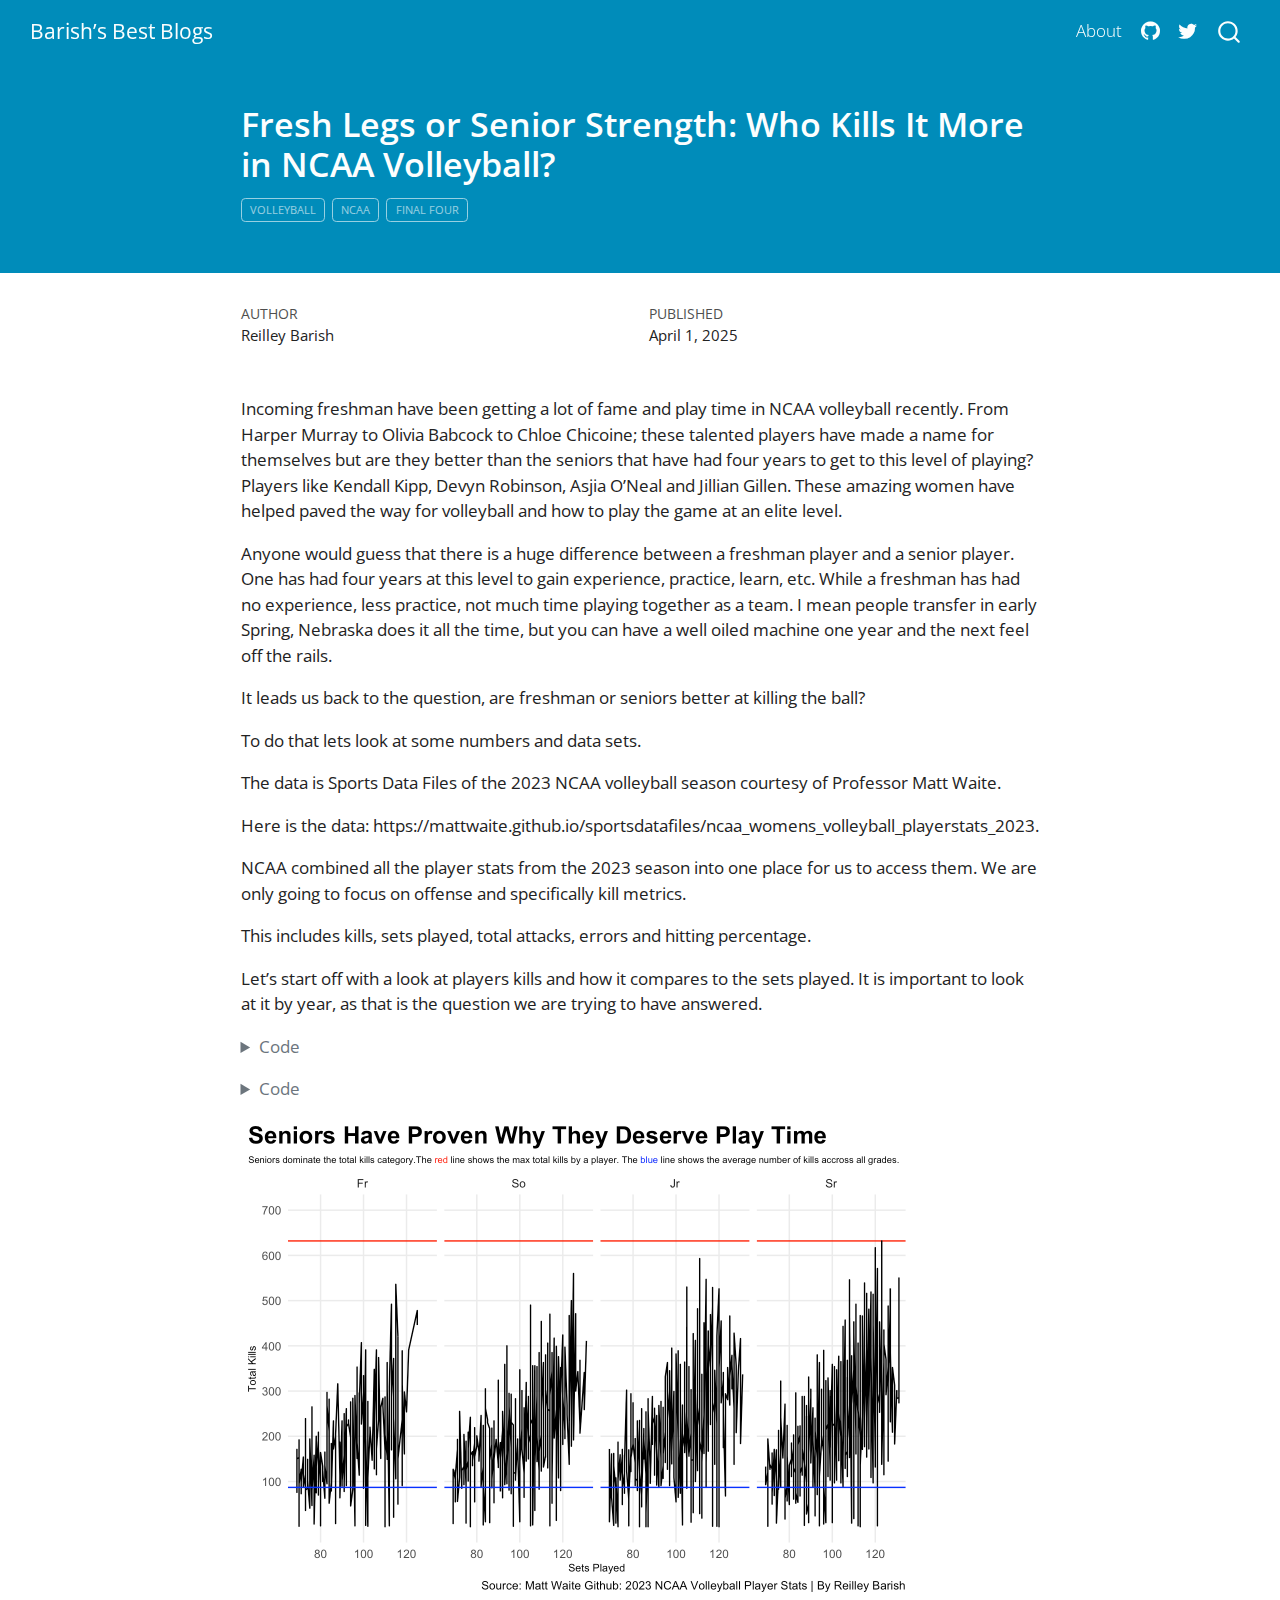
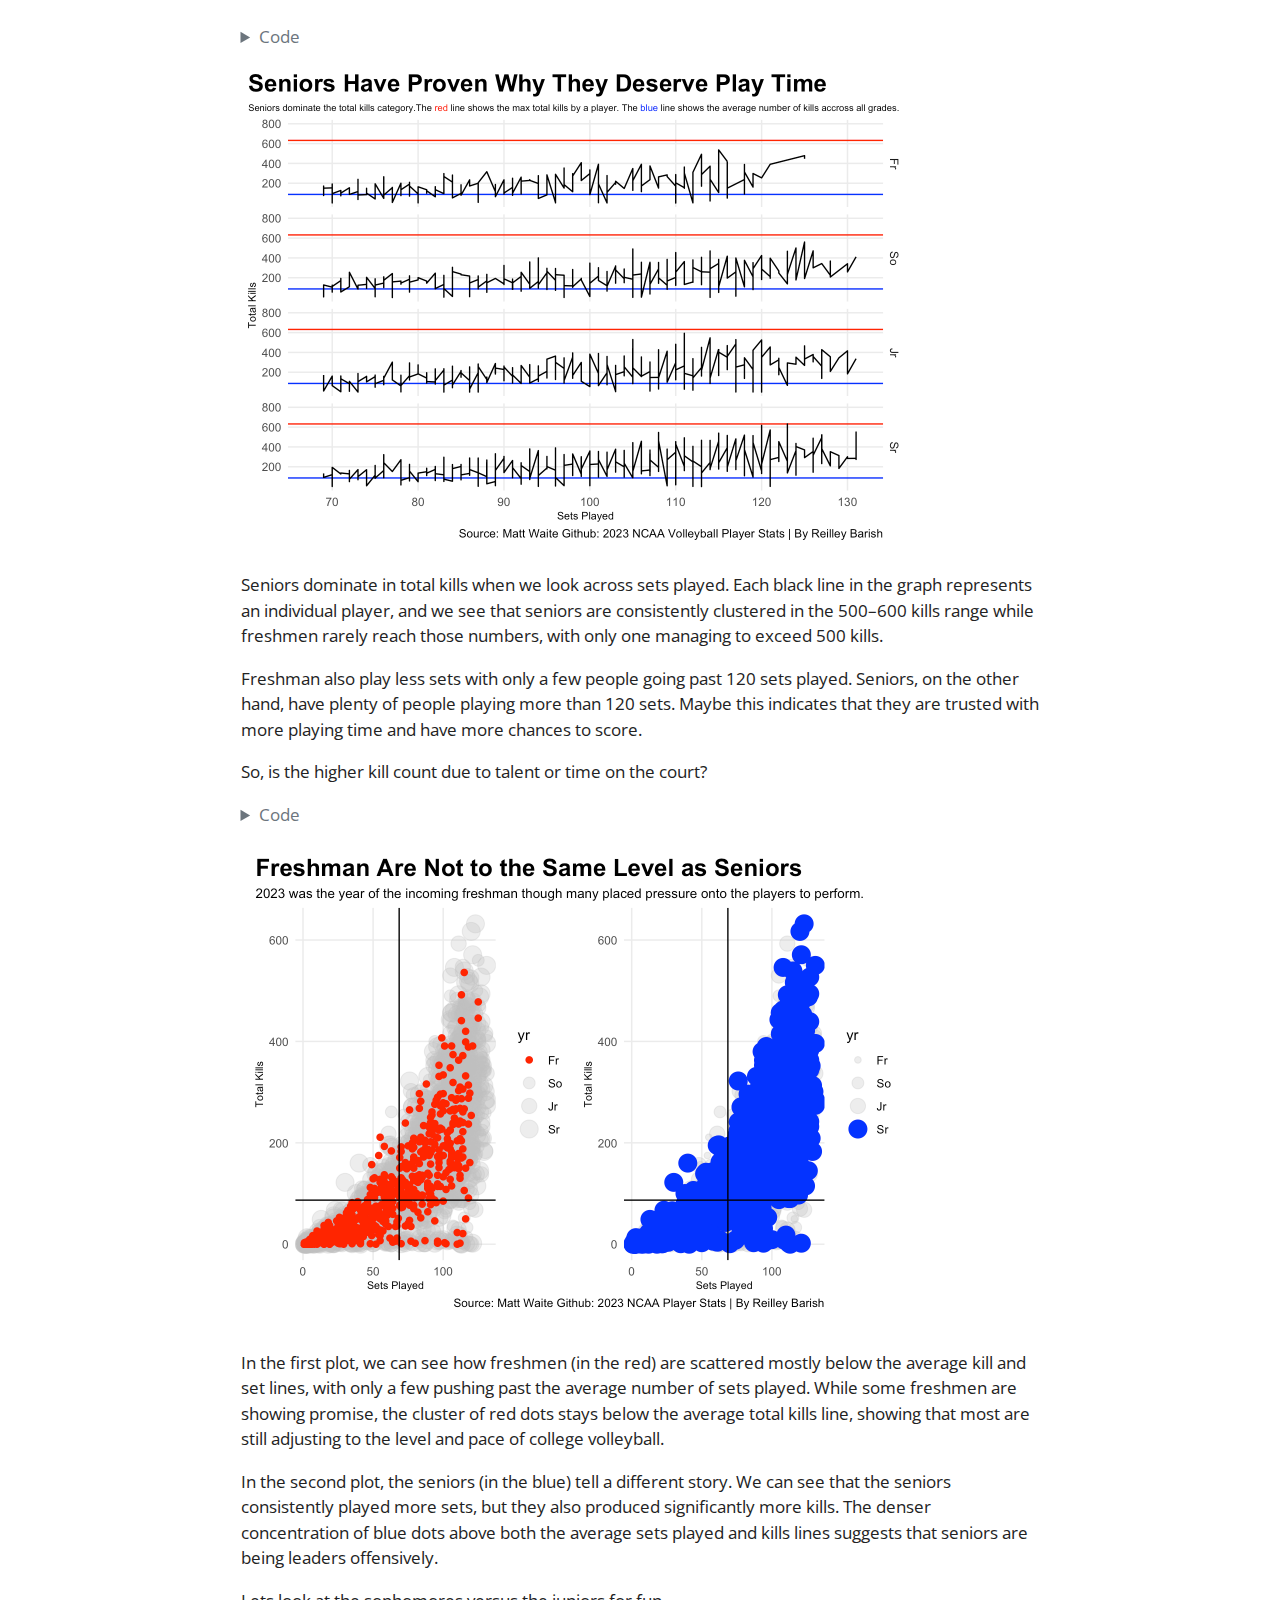
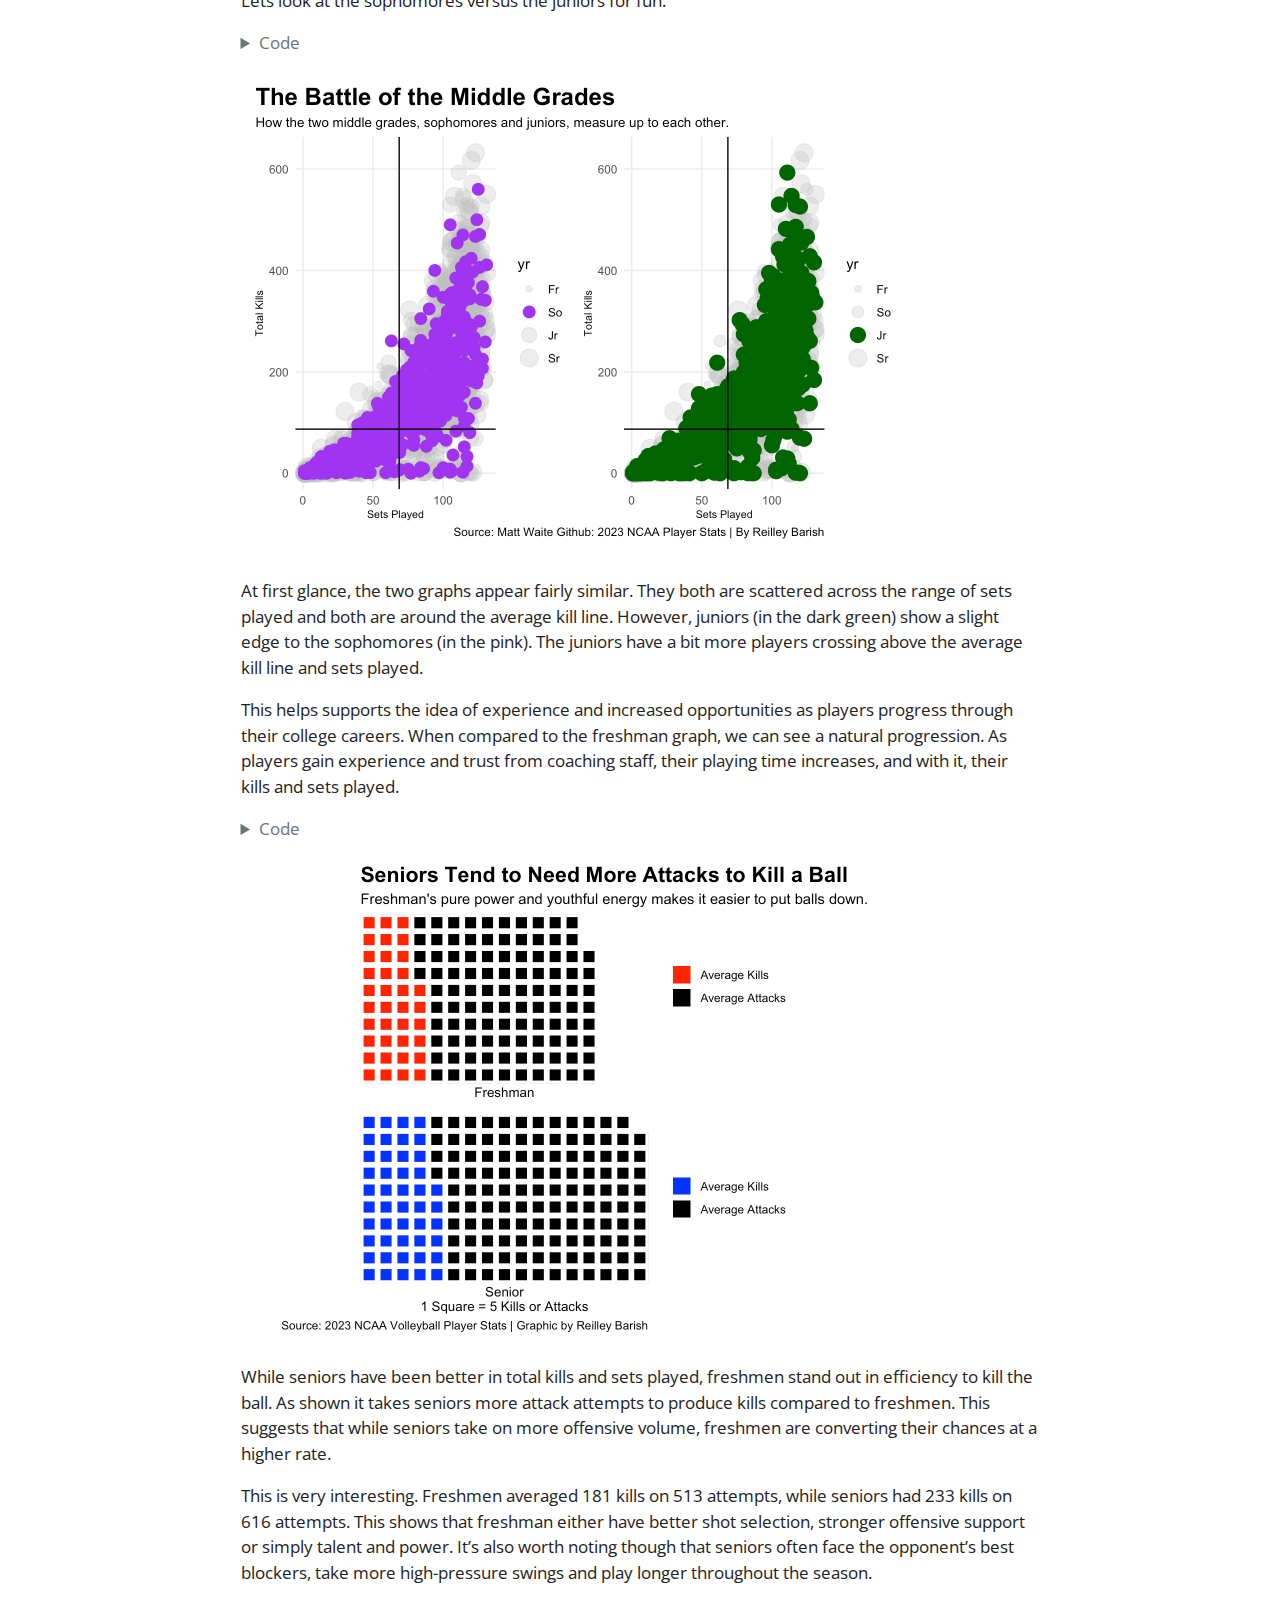
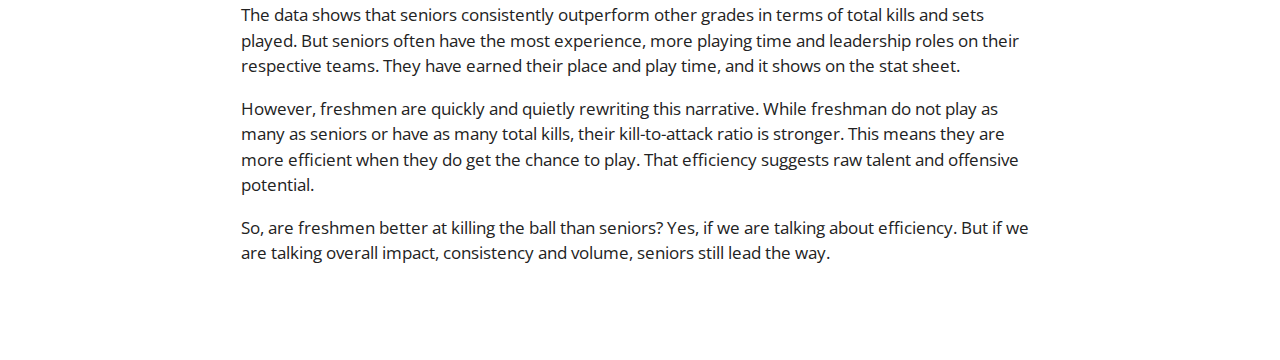
<file: posts/volleyball-players-2023-kills/index.html>
<!DOCTYPE html>
<html xmlns="http://www.w3.org/1999/xhtml" lang="en" xml:lang="en"><head>

<meta charset="utf-8">
<meta name="generator" content="quarto-1.6.42">

<meta name="viewport" content="width=device-width, initial-scale=1.0, user-scalable=yes">

<meta name="author" content="Reilley Barish">
<meta name="dcterms.date" content="2025-04-01">

<title>Fresh Legs or Senior Strength: Who Kills It More in NCAA Volleyball? – Barish’s Best Blogs</title>
<style>
code{white-space: pre-wrap;}
span.smallcaps{font-variant: small-caps;}
div.columns{display: flex; gap: min(4vw, 1.5em);}
div.column{flex: auto; overflow-x: auto;}
div.hanging-indent{margin-left: 1.5em; text-indent: -1.5em;}
ul.task-list{list-style: none;}
ul.task-list li input[type="checkbox"] {
  width: 0.8em;
  margin: 0 0.8em 0.2em -1em; /* quarto-specific, see https://github.com/quarto-dev/quarto-cli/issues/4556 */ 
  vertical-align: middle;
}
/* CSS for syntax highlighting */
pre > code.sourceCode { white-space: pre; position: relative; }
pre > code.sourceCode > span { line-height: 1.25; }
pre > code.sourceCode > span:empty { height: 1.2em; }
.sourceCode { overflow: visible; }
code.sourceCode > span { color: inherit; text-decoration: inherit; }
div.sourceCode { margin: 1em 0; }
pre.sourceCode { margin: 0; }
@media screen {
div.sourceCode { overflow: auto; }
}
@media print {
pre > code.sourceCode { white-space: pre-wrap; }
pre > code.sourceCode > span { display: inline-block; text-indent: -5em; padding-left: 5em; }
}
pre.numberSource code
  { counter-reset: source-line 0; }
pre.numberSource code > span
  { position: relative; left: -4em; counter-increment: source-line; }
pre.numberSource code > span > a:first-child::before
  { content: counter(source-line);
    position: relative; left: -1em; text-align: right; vertical-align: baseline;
    border: none; display: inline-block;
    -webkit-touch-callout: none; -webkit-user-select: none;
    -khtml-user-select: none; -moz-user-select: none;
    -ms-user-select: none; user-select: none;
    padding: 0 4px; width: 4em;
  }
pre.numberSource { margin-left: 3em;  padding-left: 4px; }
div.sourceCode
  {   }
@media screen {
pre > code.sourceCode > span > a:first-child::before { text-decoration: underline; }
}
</style>


<script src="../../site_libs/quarto-nav/quarto-nav.js"></script>
<script src="../../site_libs/quarto-nav/headroom.min.js"></script>
<script src="../../site_libs/clipboard/clipboard.min.js"></script>
<script src="../../site_libs/quarto-search/autocomplete.umd.js"></script>
<script src="../../site_libs/quarto-search/fuse.min.js"></script>
<script src="../../site_libs/quarto-search/quarto-search.js"></script>
<meta name="quarto:offset" content="../../">
<script src="../../site_libs/quarto-html/quarto.js"></script>
<script src="../../site_libs/quarto-html/popper.min.js"></script>
<script src="../../site_libs/quarto-html/tippy.umd.min.js"></script>
<script src="../../site_libs/quarto-html/anchor.min.js"></script>
<link href="../../site_libs/quarto-html/tippy.css" rel="stylesheet">
<link href="../../site_libs/quarto-html/quarto-syntax-highlighting-2f5df379a58b258e96c21c0638c20c03.css" rel="stylesheet" id="quarto-text-highlighting-styles">
<script src="../../site_libs/bootstrap/bootstrap.min.js"></script>
<link href="../../site_libs/bootstrap/bootstrap-icons.css" rel="stylesheet">
<link href="../../site_libs/bootstrap/bootstrap-6bbb2ee3340c67b6da55fdc5589aeeb3.min.css" rel="stylesheet" append-hash="true" id="quarto-bootstrap" data-mode="light">
<script id="quarto-search-options" type="application/json">{
  "location": "navbar",
  "copy-button": false,
  "collapse-after": 3,
  "panel-placement": "end",
  "type": "overlay",
  "limit": 50,
  "keyboard-shortcut": [
    "f",
    "/",
    "s"
  ],
  "show-item-context": false,
  "language": {
    "search-no-results-text": "No results",
    "search-matching-documents-text": "matching documents",
    "search-copy-link-title": "Copy link to search",
    "search-hide-matches-text": "Hide additional matches",
    "search-more-match-text": "more match in this document",
    "search-more-matches-text": "more matches in this document",
    "search-clear-button-title": "Clear",
    "search-text-placeholder": "",
    "search-detached-cancel-button-title": "Cancel",
    "search-submit-button-title": "Submit",
    "search-label": "Search"
  }
}</script>


<link rel="stylesheet" href="../../styles.css">
</head>

<body class="nav-fixed fullcontent">

<div id="quarto-search-results"></div>
  <header id="quarto-header" class="headroom fixed-top quarto-banner">
    <nav class="navbar navbar-expand-lg " data-bs-theme="dark">
      <div class="navbar-container container-fluid">
      <div class="navbar-brand-container mx-auto">
    <a class="navbar-brand" href="../../index.html">
    <span class="navbar-title">Barish’s Best Blogs</span>
    </a>
  </div>
            <div id="quarto-search" class="" title="Search"></div>
          <button class="navbar-toggler" type="button" data-bs-toggle="collapse" data-bs-target="#navbarCollapse" aria-controls="navbarCollapse" role="menu" aria-expanded="false" aria-label="Toggle navigation" onclick="if (window.quartoToggleHeadroom) { window.quartoToggleHeadroom(); }">
  <span class="navbar-toggler-icon"></span>
</button>
          <div class="collapse navbar-collapse" id="navbarCollapse">
            <ul class="navbar-nav navbar-nav-scroll ms-auto">
  <li class="nav-item">
    <a class="nav-link" href="../../about.html"> 
<span class="menu-text">About</span></a>
  </li>  
  <li class="nav-item compact">
    <a class="nav-link" href="https://github.com/ReilleyBarish"> <i class="bi bi-github" role="img">
</i> 
<span class="menu-text"></span></a>
  </li>  
  <li class="nav-item compact">
    <a class="nav-link" href="https://twitter.com"> <i class="bi bi-twitter" role="img">
</i> 
<span class="menu-text"></span></a>
  </li>  
</ul>
          </div> <!-- /navcollapse -->
            <div class="quarto-navbar-tools">
</div>
      </div> <!-- /container-fluid -->
    </nav>
</header>
<!-- content -->
<header id="title-block-header" class="quarto-title-block default page-columns page-full">
  <div class="quarto-title-banner page-columns page-full">
    <div class="quarto-title column-body">
      <h1 class="title">Fresh Legs or Senior Strength: Who Kills It More in NCAA Volleyball?</h1>
                                <div class="quarto-categories">
                <div class="quarto-category">volleyball</div>
                <div class="quarto-category">ncaa</div>
                <div class="quarto-category">final four</div>
              </div>
                  </div>
  </div>
    
  
  <div class="quarto-title-meta">

      <div>
      <div class="quarto-title-meta-heading">Author</div>
      <div class="quarto-title-meta-contents">
               <p>Reilley Barish </p>
            </div>
    </div>
      
      <div>
      <div class="quarto-title-meta-heading">Published</div>
      <div class="quarto-title-meta-contents">
        <p class="date">April 1, 2025</p>
      </div>
    </div>
    
      
    </div>
    
  
  </header><div id="quarto-content" class="quarto-container page-columns page-rows-contents page-layout-article page-navbar">
<!-- sidebar -->
<!-- margin-sidebar -->
    
<!-- main -->
<main class="content quarto-banner-title-block" id="quarto-document-content">





<p>Incoming freshman have been getting a lot of fame and play time in NCAA volleyball recently. From Harper Murray to Olivia Babcock to Chloe Chicoine; these talented players have made a name for themselves but are they better than the seniors that have had four years to get to this level of playing? Players like Kendall Kipp, Devyn Robinson, Asjia O’Neal and Jillian Gillen. These amazing women have helped paved the way for volleyball and how to play the game at an elite level.</p>
<p>Anyone would guess that there is a huge difference between a freshman player and a senior player. One has had four years at this level to gain experience, practice, learn, etc. While a freshman has had no experience, less practice, not much time playing together as a team. I mean people transfer in early Spring, Nebraska does it all the time, but you can have a well oiled machine one year and the next feel off the rails.</p>
<p>It leads us back to the question, are freshman or seniors better at killing the ball?</p>
<p>To do that lets look at some numbers and data sets.</p>
<p>The data is Sports Data Files of the 2023 NCAA volleyball season courtesy of Professor Matt Waite.</p>
<p>Here is the data: https://mattwaite.github.io/sportsdatafiles/ncaa_womens_volleyball_playerstats_2023.</p>
<p>NCAA combined all the player stats from the 2023 season into one place for us to access them. We are only going to focus on offense and specifically kill metrics.</p>
<p>This includes kills, sets played, total attacks, errors and hitting percentage.</p>
<p>Let’s start off with a look at players kills and how it compares to the sets played. It is important to look at it by year, as that is the question we are trying to have answered.</p>
<div class="cell">
<details class="code-fold">
<summary>Code</summary>
<div class="sourceCode cell-code" id="cb1"><pre class="sourceCode r code-with-copy"><code class="sourceCode r"><span id="cb1-1"><a href="#cb1-1" aria-hidden="true" tabindex="-1"></a><span class="fu">library</span>(tidyverse)</span>
<span id="cb1-2"><a href="#cb1-2" aria-hidden="true" tabindex="-1"></a><span class="fu">library</span>(ggplot2)</span>
<span id="cb1-3"><a href="#cb1-3" aria-hidden="true" tabindex="-1"></a><span class="fu">library</span>(ggalt)</span>
<span id="cb1-4"><a href="#cb1-4" aria-hidden="true" tabindex="-1"></a><span class="fu">library</span>(ggtext)</span>
<span id="cb1-5"><a href="#cb1-5" aria-hidden="true" tabindex="-1"></a><span class="fu">library</span>(ggrepel)</span>
<span id="cb1-6"><a href="#cb1-6" aria-hidden="true" tabindex="-1"></a><span class="fu">library</span>(patchwork)</span>
<span id="cb1-7"><a href="#cb1-7" aria-hidden="true" tabindex="-1"></a><span class="fu">library</span>(waffle)</span>
<span id="cb1-8"><a href="#cb1-8" aria-hidden="true" tabindex="-1"></a></span>
<span id="cb1-9"><a href="#cb1-9" aria-hidden="true" tabindex="-1"></a>data <span class="ot">&lt;-</span> <span class="fu">read_csv</span> (<span class="st">"https://mattwaite.github.io/sportsdatafiles/ncaa_womens_volleyball_playerstats_2023.csv"</span>)</span>
<span id="cb1-10"><a href="#cb1-10" aria-hidden="true" tabindex="-1"></a></span>
<span id="cb1-11"><a href="#cb1-11" aria-hidden="true" tabindex="-1"></a>year <span class="ot">&lt;-</span> data <span class="sc">|&gt;</span></span>
<span id="cb1-12"><a href="#cb1-12" aria-hidden="true" tabindex="-1"></a>  <span class="fu">mutate</span>(<span class="at">yr =</span> <span class="fu">factor</span>(yr, <span class="at">levels =</span> <span class="fu">c</span>(<span class="st">"Fr"</span>, <span class="st">"So"</span>, <span class="st">"Jr"</span>, <span class="st">"Sr"</span>,<span class="st">"NA"</span>)))<span class="sc">|&gt;</span></span>
<span id="cb1-13"><a href="#cb1-13" aria-hidden="true" tabindex="-1"></a>  <span class="fu">select</span>(team, full_name, yr, pos, kills, errors, total_attacks, hit_pct, s) <span class="sc">|&gt;</span></span>
<span id="cb1-14"><a href="#cb1-14" aria-hidden="true" tabindex="-1"></a>  <span class="fu">filter</span>(pos <span class="sc">%in%</span> <span class="fu">c</span>(<span class="st">"OH"</span>, <span class="st">"OPP"</span>, <span class="st">"RS"</span>,<span class="st">"MB"</span>)) <span class="sc">|&gt;</span></span>
<span id="cb1-15"><a href="#cb1-15" aria-hidden="true" tabindex="-1"></a>  <span class="fu">filter</span>(<span class="fu">is.na</span>(yr) <span class="sc">==</span> <span class="cn">FALSE</span>)</span>
<span id="cb1-16"><a href="#cb1-16" aria-hidden="true" tabindex="-1"></a>           </span>
<span id="cb1-17"><a href="#cb1-17" aria-hidden="true" tabindex="-1"></a>         </span>
<span id="cb1-18"><a href="#cb1-18" aria-hidden="true" tabindex="-1"></a>           </span>
<span id="cb1-19"><a href="#cb1-19" aria-hidden="true" tabindex="-1"></a>  </span>
<span id="cb1-20"><a href="#cb1-20" aria-hidden="true" tabindex="-1"></a></span>
<span id="cb1-21"><a href="#cb1-21" aria-hidden="true" tabindex="-1"></a>avgkills <span class="ot">&lt;-</span> data <span class="sc">|&gt;</span> <span class="fu">summarise</span>(<span class="fu">mean</span>(kills))</span>
<span id="cb1-22"><a href="#cb1-22" aria-hidden="true" tabindex="-1"></a>avgsets <span class="ot">&lt;-</span> data <span class="sc">|&gt;</span> <span class="fu">summarise</span>(<span class="fu">mean</span>(s))</span>
<span id="cb1-23"><a href="#cb1-23" aria-hidden="true" tabindex="-1"></a></span>
<span id="cb1-24"><a href="#cb1-24" aria-hidden="true" tabindex="-1"></a>custheme <span class="ot">&lt;-</span> </span>
<span id="cb1-25"><a href="#cb1-25" aria-hidden="true" tabindex="-1"></a>  <span class="fu">theme</span>(</span>
<span id="cb1-26"><a href="#cb1-26" aria-hidden="true" tabindex="-1"></a>    <span class="at">plot.title =</span> <span class="fu">element_text</span>(<span class="at">size =</span> <span class="dv">18</span>, <span class="at">face =</span> <span class="st">"bold"</span>),</span>
<span id="cb1-27"><a href="#cb1-27" aria-hidden="true" tabindex="-1"></a>    <span class="at">axis.title =</span> <span class="fu">element_text</span>(<span class="at">size =</span> <span class="dv">8</span>),</span>
<span id="cb1-28"><a href="#cb1-28" aria-hidden="true" tabindex="-1"></a>    <span class="at">plot.subtitle =</span> <span class="fu">element_markdown</span>(<span class="at">size =</span> <span class="dv">10</span>),</span>
<span id="cb1-29"><a href="#cb1-29" aria-hidden="true" tabindex="-1"></a>    <span class="at">panel.grid.minor =</span> <span class="fu">element_blank</span>(),</span>
<span id="cb1-30"><a href="#cb1-30" aria-hidden="true" tabindex="-1"></a>    <span class="at">plot.title.position =</span> <span class="st">"plot"</span></span>
<span id="cb1-31"><a href="#cb1-31" aria-hidden="true" tabindex="-1"></a>  )</span>
<span id="cb1-32"><a href="#cb1-32" aria-hidden="true" tabindex="-1"></a></span>
<span id="cb1-33"><a href="#cb1-33" aria-hidden="true" tabindex="-1"></a>fw <span class="ot">&lt;-</span> year <span class="sc">|&gt;</span></span>
<span id="cb1-34"><a href="#cb1-34" aria-hidden="true" tabindex="-1"></a>  <span class="fu">filter</span>(s <span class="sc">&gt;</span> <span class="dv">68</span>)</span>
<span id="cb1-35"><a href="#cb1-35" aria-hidden="true" tabindex="-1"></a></span>
<span id="cb1-36"><a href="#cb1-36" aria-hidden="true" tabindex="-1"></a><span class="co">#| include: false</span></span>
<span id="cb1-37"><a href="#cb1-37" aria-hidden="true" tabindex="-1"></a><span class="fu">ggsave</span>(<span class="st">"main.png"</span>)</span>
<span id="cb1-38"><a href="#cb1-38" aria-hidden="true" tabindex="-1"></a></span>
<span id="cb1-39"><a href="#cb1-39" aria-hidden="true" tabindex="-1"></a></span>
<span id="cb1-40"><a href="#cb1-40" aria-hidden="true" tabindex="-1"></a>freshman <span class="ot">&lt;-</span> year <span class="sc">|&gt;</span></span>
<span id="cb1-41"><a href="#cb1-41" aria-hidden="true" tabindex="-1"></a>  <span class="fu">filter</span>(</span>
<span id="cb1-42"><a href="#cb1-42" aria-hidden="true" tabindex="-1"></a>    yr <span class="sc">==</span> <span class="st">"Fr"</span></span>
<span id="cb1-43"><a href="#cb1-43" aria-hidden="true" tabindex="-1"></a>  )</span>
<span id="cb1-44"><a href="#cb1-44" aria-hidden="true" tabindex="-1"></a>seniors <span class="ot">&lt;-</span> year <span class="sc">|&gt;</span></span>
<span id="cb1-45"><a href="#cb1-45" aria-hidden="true" tabindex="-1"></a>  <span class="fu">filter</span>(</span>
<span id="cb1-46"><a href="#cb1-46" aria-hidden="true" tabindex="-1"></a>    yr<span class="sc">==</span> <span class="st">"Sr"</span></span>
<span id="cb1-47"><a href="#cb1-47" aria-hidden="true" tabindex="-1"></a>  )</span>
<span id="cb1-48"><a href="#cb1-48" aria-hidden="true" tabindex="-1"></a>juniors <span class="ot">&lt;-</span> year <span class="sc">|&gt;</span></span>
<span id="cb1-49"><a href="#cb1-49" aria-hidden="true" tabindex="-1"></a>  <span class="fu">filter</span>(</span>
<span id="cb1-50"><a href="#cb1-50" aria-hidden="true" tabindex="-1"></a>    yr <span class="sc">==</span> <span class="st">"Jr"</span></span>
<span id="cb1-51"><a href="#cb1-51" aria-hidden="true" tabindex="-1"></a>  )</span>
<span id="cb1-52"><a href="#cb1-52" aria-hidden="true" tabindex="-1"></a>sophomore <span class="ot">&lt;-</span> year <span class="sc">|&gt;</span></span>
<span id="cb1-53"><a href="#cb1-53" aria-hidden="true" tabindex="-1"></a>  <span class="fu">filter</span>(</span>
<span id="cb1-54"><a href="#cb1-54" aria-hidden="true" tabindex="-1"></a>    yr <span class="sc">==</span> <span class="st">"So"</span></span>
<span id="cb1-55"><a href="#cb1-55" aria-hidden="true" tabindex="-1"></a>  )</span>
<span id="cb1-56"><a href="#cb1-56" aria-hidden="true" tabindex="-1"></a></span>
<span id="cb1-57"><a href="#cb1-57" aria-hidden="true" tabindex="-1"></a>avgkillsyr <span class="ot">&lt;-</span> year <span class="sc">|&gt;</span></span>
<span id="cb1-58"><a href="#cb1-58" aria-hidden="true" tabindex="-1"></a>  <span class="fu">group_by</span>(yr) <span class="sc">|&gt;</span></span>
<span id="cb1-59"><a href="#cb1-59" aria-hidden="true" tabindex="-1"></a>  <span class="fu">filter</span>(s <span class="sc">&gt;</span> <span class="dv">68</span>) <span class="sc">|&gt;</span></span>
<span id="cb1-60"><a href="#cb1-60" aria-hidden="true" tabindex="-1"></a>  <span class="fu">summarize</span>(</span>
<span id="cb1-61"><a href="#cb1-61" aria-hidden="true" tabindex="-1"></a>    <span class="at">avgkillsyr =</span> <span class="fu">mean</span>(kills, <span class="at">na.rm =</span> <span class="cn">TRUE</span>)) </span>
<span id="cb1-62"><a href="#cb1-62" aria-hidden="true" tabindex="-1"></a></span>
<span id="cb1-63"><a href="#cb1-63" aria-hidden="true" tabindex="-1"></a>avgtotatt <span class="ot">&lt;-</span> year <span class="sc">|&gt;</span></span>
<span id="cb1-64"><a href="#cb1-64" aria-hidden="true" tabindex="-1"></a>  <span class="fu">group_by</span>(yr) <span class="sc">|&gt;</span></span>
<span id="cb1-65"><a href="#cb1-65" aria-hidden="true" tabindex="-1"></a>  <span class="fu">filter</span>(s <span class="sc">&gt;</span> <span class="dv">68</span>) <span class="sc">|&gt;</span></span>
<span id="cb1-66"><a href="#cb1-66" aria-hidden="true" tabindex="-1"></a>  <span class="fu">summarize</span>(</span>
<span id="cb1-67"><a href="#cb1-67" aria-hidden="true" tabindex="-1"></a>    <span class="at">avgtoatt =</span> <span class="fu">mean</span>(total_attacks, <span class="at">na.rm =</span> <span class="cn">TRUE</span>)) </span>
<span id="cb1-68"><a href="#cb1-68" aria-hidden="true" tabindex="-1"></a></span>
<span id="cb1-69"><a href="#cb1-69" aria-hidden="true" tabindex="-1"></a>fr <span class="ot">&lt;-</span> <span class="fu">c</span>(<span class="st">"Average Kills"</span><span class="ot">=</span><span class="dv">181</span>, <span class="st">"Average Attacks"</span><span class="ot">=</span><span class="dv">513</span>)</span>
<span id="cb1-70"><a href="#cb1-70" aria-hidden="true" tabindex="-1"></a>sr <span class="ot">&lt;-</span> <span class="fu">c</span>(<span class="st">"Average Kills"</span><span class="ot">=</span><span class="dv">233</span>, <span class="st">"Average Attacks"</span><span class="ot">=</span><span class="dv">616</span>)</span></code><button title="Copy to Clipboard" class="code-copy-button"><i class="bi"></i></button></pre></div>
</details>
</div>
<div class="cell">
<details class="code-fold">
<summary>Code</summary>
<div class="sourceCode cell-code" id="cb2"><pre class="sourceCode r code-with-copy"><code class="sourceCode r"><span id="cb2-1"><a href="#cb2-1" aria-hidden="true" tabindex="-1"></a><span class="fu">ggplot</span>() <span class="sc">+</span> </span>
<span id="cb2-2"><a href="#cb2-2" aria-hidden="true" tabindex="-1"></a>  <span class="fu">geom_hline</span>(<span class="at">yintercept=</span><span class="dv">632</span>, <span class="at">color=</span><span class="st">"red"</span>) <span class="sc">+</span></span>
<span id="cb2-3"><a href="#cb2-3" aria-hidden="true" tabindex="-1"></a>  <span class="fu">scale_y_continuous</span>(<span class="at">breaks=</span><span class="fu">c</span>(<span class="dv">100</span>,<span class="dv">200</span>,<span class="dv">300</span>,<span class="dv">400</span>,<span class="dv">500</span>,<span class="dv">600</span>,<span class="dv">700</span>), <span class="at">limits =</span> <span class="fu">c</span>(<span class="dv">0</span>, <span class="dv">700</span>)) <span class="sc">+</span></span>
<span id="cb2-4"><a href="#cb2-4" aria-hidden="true" tabindex="-1"></a>  <span class="fu">scale_x_continuous</span>(<span class="at">breaks=</span><span class="fu">c</span>(<span class="dv">80</span>,<span class="dv">100</span>,<span class="dv">120</span>), <span class="at">limits =</span> <span class="fu">c</span>(<span class="dv">68</span>, <span class="dv">131</span>)) <span class="sc">+</span></span>
<span id="cb2-5"><a href="#cb2-5" aria-hidden="true" tabindex="-1"></a>  <span class="fu">geom_line</span>(<span class="at">data=</span>fw, <span class="fu">aes</span>(<span class="at">x=</span>s, <span class="at">y=</span>kills, <span class="at">group=</span>yr)) <span class="sc">+</span> </span>
<span id="cb2-6"><a href="#cb2-6" aria-hidden="true" tabindex="-1"></a>  <span class="fu">facet_grid</span>(. <span class="sc">~</span> yr)<span class="sc">+</span></span>
<span id="cb2-7"><a href="#cb2-7" aria-hidden="true" tabindex="-1"></a>  <span class="fu">geom_hline</span>(<span class="at">yintercept=</span><span class="fl">86.94779</span>, <span class="at">color=</span><span class="st">"blue"</span>) <span class="sc">+</span></span>
<span id="cb2-8"><a href="#cb2-8" aria-hidden="true" tabindex="-1"></a>  <span class="fu">labs</span>(</span>
<span id="cb2-9"><a href="#cb2-9" aria-hidden="true" tabindex="-1"></a>    <span class="at">x=</span><span class="st">"Sets Played"</span>, </span>
<span id="cb2-10"><a href="#cb2-10" aria-hidden="true" tabindex="-1"></a>    <span class="at">y=</span><span class="st">"Total Kills"</span>, </span>
<span id="cb2-11"><a href="#cb2-11" aria-hidden="true" tabindex="-1"></a>    <span class="at">title=</span><span class="st">"Seniors Have Proven Why They Deserve Play Time"</span>, </span>
<span id="cb2-12"><a href="#cb2-12" aria-hidden="true" tabindex="-1"></a>    <span class="at">subtitle=</span><span class="st">"Seniors dominate the total kills category.The &lt;span style = 'color:red;'&gt;red&lt;/span&gt; line shows the max total kills by a player. The &lt;span style = 'color:blue;'&gt;blue&lt;/span&gt; line shows the average number of kills accross all grades."</span>, </span>
<span id="cb2-13"><a href="#cb2-13" aria-hidden="true" tabindex="-1"></a>    <span class="at">caption=</span><span class="st">"Source: Matt Waite Github: 2023 NCAA Volleyball Player Stats | By Reilley Barish"</span></span>
<span id="cb2-14"><a href="#cb2-14" aria-hidden="true" tabindex="-1"></a>    )<span class="sc">+</span></span>
<span id="cb2-15"><a href="#cb2-15" aria-hidden="true" tabindex="-1"></a>  <span class="fu">theme_minimal</span>() <span class="sc">+</span></span>
<span id="cb2-16"><a href="#cb2-16" aria-hidden="true" tabindex="-1"></a>  <span class="fu">theme</span>(</span>
<span id="cb2-17"><a href="#cb2-17" aria-hidden="true" tabindex="-1"></a>    <span class="at">plot.title =</span> <span class="fu">element_text</span>(<span class="at">size =</span> <span class="dv">18</span>, <span class="at">face =</span> <span class="st">"bold"</span>),</span>
<span id="cb2-18"><a href="#cb2-18" aria-hidden="true" tabindex="-1"></a>    <span class="at">axis.title =</span> <span class="fu">element_text</span>(<span class="at">size =</span> <span class="dv">8</span>),</span>
<span id="cb2-19"><a href="#cb2-19" aria-hidden="true" tabindex="-1"></a>    <span class="at">plot.subtitle =</span> <span class="fu">element_markdown</span>(<span class="at">size =</span> <span class="dv">7</span>),</span>
<span id="cb2-20"><a href="#cb2-20" aria-hidden="true" tabindex="-1"></a>    <span class="at">panel.grid.minor =</span> <span class="fu">element_blank</span>(),</span>
<span id="cb2-21"><a href="#cb2-21" aria-hidden="true" tabindex="-1"></a>    <span class="at">plot.title.position =</span> <span class="st">"plot"</span></span>
<span id="cb2-22"><a href="#cb2-22" aria-hidden="true" tabindex="-1"></a>  )</span></code><button title="Copy to Clipboard" class="code-copy-button"><i class="bi"></i></button></pre></div>
</details>
<div class="cell-output-display">
<div>
<figure class="figure">
<p><img src="index_files/figure-html/unnamed-chunk-2-1.png" class="img-fluid figure-img" width="672"></p>
</figure>
</div>
</div>
<details class="code-fold">
<summary>Code</summary>
<div class="sourceCode cell-code" id="cb3"><pre class="sourceCode r code-with-copy"><code class="sourceCode r"><span id="cb3-1"><a href="#cb3-1" aria-hidden="true" tabindex="-1"></a><span class="fu">ggplot</span>() <span class="sc">+</span> </span>
<span id="cb3-2"><a href="#cb3-2" aria-hidden="true" tabindex="-1"></a>  <span class="fu">geom_hline</span>(<span class="at">yintercept=</span><span class="fl">86.94779</span>, <span class="at">color=</span><span class="st">"blue"</span>) <span class="sc">+</span> </span>
<span id="cb3-3"><a href="#cb3-3" aria-hidden="true" tabindex="-1"></a>  <span class="fu">geom_hline</span>(<span class="at">yintercept=</span><span class="dv">632</span>, <span class="at">color=</span><span class="st">"red"</span>) <span class="sc">+</span></span>
<span id="cb3-4"><a href="#cb3-4" aria-hidden="true" tabindex="-1"></a>  <span class="fu">scale_y_continuous</span>(<span class="at">breaks=</span><span class="fu">c</span>(<span class="dv">200</span>,<span class="dv">400</span>,<span class="dv">600</span>,<span class="dv">800</span>), <span class="at">limits =</span> <span class="fu">c</span>(<span class="dv">0</span>, <span class="dv">800</span>)) <span class="sc">+</span></span>
<span id="cb3-5"><a href="#cb3-5" aria-hidden="true" tabindex="-1"></a>  <span class="fu">scale_x_continuous</span>(<span class="at">breaks=</span><span class="fu">c</span>(<span class="dv">70</span>,<span class="dv">80</span>, <span class="dv">90</span>, <span class="dv">100</span>, <span class="dv">110</span>, <span class="dv">120</span>,<span class="dv">130</span>), <span class="at">limits =</span> <span class="fu">c</span>(<span class="dv">68</span>, <span class="dv">131</span>))<span class="sc">+</span></span>
<span id="cb3-6"><a href="#cb3-6" aria-hidden="true" tabindex="-1"></a>  <span class="fu">geom_line</span>(<span class="at">data=</span>fw, <span class="fu">aes</span>(<span class="at">x=</span>s, <span class="at">y=</span>kills, <span class="at">group=</span>yr)) <span class="sc">+</span> </span>
<span id="cb3-7"><a href="#cb3-7" aria-hidden="true" tabindex="-1"></a>  <span class="fu">facet_grid</span>(yr <span class="sc">~</span> .)<span class="sc">+</span></span>
<span id="cb3-8"><a href="#cb3-8" aria-hidden="true" tabindex="-1"></a>  <span class="fu">labs</span>(</span>
<span id="cb3-9"><a href="#cb3-9" aria-hidden="true" tabindex="-1"></a>    <span class="at">x=</span><span class="st">"Sets Played"</span>, </span>
<span id="cb3-10"><a href="#cb3-10" aria-hidden="true" tabindex="-1"></a>    <span class="at">y=</span><span class="st">"Total Kills"</span>, </span>
<span id="cb3-11"><a href="#cb3-11" aria-hidden="true" tabindex="-1"></a>    <span class="at">title=</span><span class="st">"Seniors Have Proven Why They Deserve Play Time"</span>, </span>
<span id="cb3-12"><a href="#cb3-12" aria-hidden="true" tabindex="-1"></a>    <span class="at">subtitle=</span><span class="st">"Seniors dominate the total kills category.The &lt;span style = 'color:red;'&gt;red&lt;/span&gt; line shows the max total kills by a player. The &lt;span style = 'color:blue;'&gt;blue&lt;/span&gt; line shows the average number of kills accross all grades."</span> ,</span>
<span id="cb3-13"><a href="#cb3-13" aria-hidden="true" tabindex="-1"></a>    <span class="at">caption=</span><span class="st">"Source: Matt Waite Github: 2023 NCAA Volleyball Player Stats | By Reilley Barish"</span></span>
<span id="cb3-14"><a href="#cb3-14" aria-hidden="true" tabindex="-1"></a>    )<span class="sc">+</span></span>
<span id="cb3-15"><a href="#cb3-15" aria-hidden="true" tabindex="-1"></a>  <span class="fu">theme_minimal</span>() <span class="sc">+</span></span>
<span id="cb3-16"><a href="#cb3-16" aria-hidden="true" tabindex="-1"></a>  <span class="fu">theme</span>(</span>
<span id="cb3-17"><a href="#cb3-17" aria-hidden="true" tabindex="-1"></a>    <span class="at">plot.title =</span> <span class="fu">element_text</span>(<span class="at">size =</span> <span class="dv">18</span>, <span class="at">face =</span> <span class="st">"bold"</span>),</span>
<span id="cb3-18"><a href="#cb3-18" aria-hidden="true" tabindex="-1"></a>    <span class="at">axis.title =</span> <span class="fu">element_text</span>(<span class="at">size =</span> <span class="dv">8</span>),</span>
<span id="cb3-19"><a href="#cb3-19" aria-hidden="true" tabindex="-1"></a>    <span class="at">plot.subtitle =</span> <span class="fu">element_markdown</span>(<span class="at">size =</span> <span class="dv">7</span>),</span>
<span id="cb3-20"><a href="#cb3-20" aria-hidden="true" tabindex="-1"></a>    <span class="at">panel.grid.minor =</span> <span class="fu">element_blank</span>(),</span>
<span id="cb3-21"><a href="#cb3-21" aria-hidden="true" tabindex="-1"></a>    <span class="at">plot.title.position =</span> <span class="st">"plot"</span></span>
<span id="cb3-22"><a href="#cb3-22" aria-hidden="true" tabindex="-1"></a>  )</span></code><button title="Copy to Clipboard" class="code-copy-button"><i class="bi"></i></button></pre></div>
</details>
<div class="cell-output-display">
<div>
<figure class="figure">
<p><img src="index_files/figure-html/unnamed-chunk-2-2.png" class="img-fluid figure-img" width="672"></p>
</figure>
</div>
</div>
</div>
<p>Seniors dominate in total kills when we look across sets played. Each black line in the graph represents an individual player, and we see that seniors are consistently clustered in the 500–600 kills range while freshmen rarely reach those numbers, with only one managing to exceed 500 kills.</p>
<p>Freshman also play less sets with only a few people going past 120 sets played. Seniors, on the other hand, have plenty of people playing more than 120 sets. Maybe this indicates that they are trusted with more playing time and have more chances to score.</p>
<p>So, is the higher kill count due to talent or time on the court?</p>
<div class="cell">
<details class="code-fold">
<summary>Code</summary>
<div class="sourceCode cell-code" id="cb4"><pre class="sourceCode r code-with-copy"><code class="sourceCode r"><span id="cb4-1"><a href="#cb4-1" aria-hidden="true" tabindex="-1"></a>bc1 <span class="ot">&lt;-</span><span class="fu">ggplot</span>() <span class="sc">+</span> </span>
<span id="cb4-2"><a href="#cb4-2" aria-hidden="true" tabindex="-1"></a>  <span class="fu">geom_point</span>(</span>
<span id="cb4-3"><a href="#cb4-3" aria-hidden="true" tabindex="-1"></a>    <span class="at">data=</span>year,</span>
<span id="cb4-4"><a href="#cb4-4" aria-hidden="true" tabindex="-1"></a>    <span class="fu">aes</span>(<span class="at">x=</span>s, <span class="at">y=</span>kills, <span class="at">size=</span>yr), </span>
<span id="cb4-5"><a href="#cb4-5" aria-hidden="true" tabindex="-1"></a>    <span class="at">color=</span><span class="st">"grey"</span>, </span>
<span id="cb4-6"><a href="#cb4-6" aria-hidden="true" tabindex="-1"></a>    <span class="at">alpha=</span>.<span class="dv">3</span>)<span class="sc">+</span></span>
<span id="cb4-7"><a href="#cb4-7" aria-hidden="true" tabindex="-1"></a>  <span class="fu">geom_point</span>(</span>
<span id="cb4-8"><a href="#cb4-8" aria-hidden="true" tabindex="-1"></a>    <span class="at">data =</span> freshman,</span>
<span id="cb4-9"><a href="#cb4-9" aria-hidden="true" tabindex="-1"></a>    <span class="fu">aes</span>(<span class="at">x =</span> s, <span class="at">y =</span> kills, <span class="at">size =</span> yr),</span>
<span id="cb4-10"><a href="#cb4-10" aria-hidden="true" tabindex="-1"></a>    <span class="at">color =</span> <span class="st">"red"</span></span>
<span id="cb4-11"><a href="#cb4-11" aria-hidden="true" tabindex="-1"></a>  ) <span class="sc">+</span></span>
<span id="cb4-12"><a href="#cb4-12" aria-hidden="true" tabindex="-1"></a>   <span class="fu">geom_vline</span>(<span class="at">xintercept =</span> <span class="fl">68.59631</span>) <span class="sc">+</span></span>
<span id="cb4-13"><a href="#cb4-13" aria-hidden="true" tabindex="-1"></a>   <span class="fu">geom_hline</span>(<span class="at">yintercept =</span> <span class="fl">86.94779</span>) <span class="sc">+</span></span>
<span id="cb4-14"><a href="#cb4-14" aria-hidden="true" tabindex="-1"></a>  <span class="fu">labs</span>(</span>
<span id="cb4-15"><a href="#cb4-15" aria-hidden="true" tabindex="-1"></a>    <span class="at">x =</span> <span class="st">"Sets Played"</span>,</span>
<span id="cb4-16"><a href="#cb4-16" aria-hidden="true" tabindex="-1"></a>    <span class="at">y =</span> <span class="st">"Total Kills"</span>,</span>
<span id="cb4-17"><a href="#cb4-17" aria-hidden="true" tabindex="-1"></a>    <span class="at">title =</span> <span class="st">"Freshman Are Not to the Same Level as Seniors "</span>,</span>
<span id="cb4-18"><a href="#cb4-18" aria-hidden="true" tabindex="-1"></a>    <span class="at">subtitle =</span> <span class="st">"2023 was the year of the incoming freshman though many placed pressure onto the players to perform."</span></span>
<span id="cb4-19"><a href="#cb4-19" aria-hidden="true" tabindex="-1"></a>  ) <span class="sc">+</span></span>
<span id="cb4-20"><a href="#cb4-20" aria-hidden="true" tabindex="-1"></a>  <span class="fu">theme_minimal</span>() <span class="sc">+</span></span>
<span id="cb4-21"><a href="#cb4-21" aria-hidden="true" tabindex="-1"></a>  custheme</span>
<span id="cb4-22"><a href="#cb4-22" aria-hidden="true" tabindex="-1"></a></span>
<span id="cb4-23"><a href="#cb4-23" aria-hidden="true" tabindex="-1"></a>bc2<span class="ot">&lt;-</span><span class="fu">ggplot</span>() <span class="sc">+</span> </span>
<span id="cb4-24"><a href="#cb4-24" aria-hidden="true" tabindex="-1"></a>  <span class="fu">geom_point</span>(</span>
<span id="cb4-25"><a href="#cb4-25" aria-hidden="true" tabindex="-1"></a>    <span class="at">data=</span>year,</span>
<span id="cb4-26"><a href="#cb4-26" aria-hidden="true" tabindex="-1"></a>    <span class="fu">aes</span>(<span class="at">x=</span>s, <span class="at">y=</span>kills, <span class="at">size=</span>yr), </span>
<span id="cb4-27"><a href="#cb4-27" aria-hidden="true" tabindex="-1"></a>    <span class="at">color=</span><span class="st">"grey"</span>, </span>
<span id="cb4-28"><a href="#cb4-28" aria-hidden="true" tabindex="-1"></a>    <span class="at">alpha=</span>.<span class="dv">3</span>)<span class="sc">+</span></span>
<span id="cb4-29"><a href="#cb4-29" aria-hidden="true" tabindex="-1"></a>  <span class="fu">geom_point</span>(</span>
<span id="cb4-30"><a href="#cb4-30" aria-hidden="true" tabindex="-1"></a>    <span class="at">data =</span> seniors,</span>
<span id="cb4-31"><a href="#cb4-31" aria-hidden="true" tabindex="-1"></a>    <span class="fu">aes</span>(<span class="at">x =</span> s, <span class="at">y =</span> kills, <span class="at">size =</span> yr),</span>
<span id="cb4-32"><a href="#cb4-32" aria-hidden="true" tabindex="-1"></a>    <span class="at">color =</span> <span class="st">"blue"</span></span>
<span id="cb4-33"><a href="#cb4-33" aria-hidden="true" tabindex="-1"></a>  ) <span class="sc">+</span></span>
<span id="cb4-34"><a href="#cb4-34" aria-hidden="true" tabindex="-1"></a>   <span class="fu">geom_vline</span>(<span class="at">xintercept =</span> <span class="fl">68.59631</span>) <span class="sc">+</span></span>
<span id="cb4-35"><a href="#cb4-35" aria-hidden="true" tabindex="-1"></a>   <span class="fu">geom_hline</span>(<span class="at">yintercept =</span> <span class="fl">86.94779</span>) <span class="sc">+</span></span>
<span id="cb4-36"><a href="#cb4-36" aria-hidden="true" tabindex="-1"></a>  <span class="fu">labs</span>(</span>
<span id="cb4-37"><a href="#cb4-37" aria-hidden="true" tabindex="-1"></a>    <span class="at">x =</span> <span class="st">"Sets Played"</span>,</span>
<span id="cb4-38"><a href="#cb4-38" aria-hidden="true" tabindex="-1"></a>    <span class="at">y =</span> <span class="st">"Total Kills"</span>,</span>
<span id="cb4-39"><a href="#cb4-39" aria-hidden="true" tabindex="-1"></a>    <span class="at">caption =</span> <span class="st">"Source: Matt Waite Github: 2023 NCAA Player Stats | By Reilley Barish"</span>)<span class="sc">+</span></span>
<span id="cb4-40"><a href="#cb4-40" aria-hidden="true" tabindex="-1"></a>  <span class="fu">theme_minimal</span>() <span class="sc">+</span></span>
<span id="cb4-41"><a href="#cb4-41" aria-hidden="true" tabindex="-1"></a>  custheme</span>
<span id="cb4-42"><a href="#cb4-42" aria-hidden="true" tabindex="-1"></a></span>
<span id="cb4-43"><a href="#cb4-43" aria-hidden="true" tabindex="-1"></a>bc1 <span class="sc">+</span> bc2</span></code><button title="Copy to Clipboard" class="code-copy-button"><i class="bi"></i></button></pre></div>
</details>
<div class="cell-output-display">
<div>
<figure class="figure">
<p><img src="index_files/figure-html/unnamed-chunk-3-1.png" class="img-fluid figure-img" width="672"></p>
</figure>
</div>
</div>
</div>
<p>In the first plot, we can see how freshmen (in the red) are scattered mostly below the average kill and set lines, with only a few pushing past the average number of sets played. While some freshmen are showing promise, the cluster of red dots stays below the average total kills line, showing that most are still adjusting to the level and pace of college volleyball.</p>
<p>In the second plot, the seniors (in the blue) tell a different story. We can see that the seniors consistently played more sets, but they also produced significantly more kills. The denser concentration of blue dots above both the average sets played and kills lines suggests that seniors are being leaders offensively.</p>
<p>Lets look at the sophomores versus the juniors for fun.</p>
<div class="cell">
<details class="code-fold">
<summary>Code</summary>
<div class="sourceCode cell-code" id="cb5"><pre class="sourceCode r code-with-copy"><code class="sourceCode r"><span id="cb5-1"><a href="#cb5-1" aria-hidden="true" tabindex="-1"></a>bc3 <span class="ot">&lt;-</span> <span class="fu">ggplot</span>() <span class="sc">+</span> </span>
<span id="cb5-2"><a href="#cb5-2" aria-hidden="true" tabindex="-1"></a>  <span class="fu">geom_point</span>(</span>
<span id="cb5-3"><a href="#cb5-3" aria-hidden="true" tabindex="-1"></a>    <span class="at">data=</span>year,</span>
<span id="cb5-4"><a href="#cb5-4" aria-hidden="true" tabindex="-1"></a>    <span class="fu">aes</span>(<span class="at">x=</span>s, <span class="at">y=</span>kills, <span class="at">size=</span>yr), </span>
<span id="cb5-5"><a href="#cb5-5" aria-hidden="true" tabindex="-1"></a>    <span class="at">color=</span><span class="st">"grey"</span>, </span>
<span id="cb5-6"><a href="#cb5-6" aria-hidden="true" tabindex="-1"></a>    <span class="at">alpha=</span>.<span class="dv">3</span>)<span class="sc">+</span></span>
<span id="cb5-7"><a href="#cb5-7" aria-hidden="true" tabindex="-1"></a>  <span class="fu">geom_point</span>(</span>
<span id="cb5-8"><a href="#cb5-8" aria-hidden="true" tabindex="-1"></a>    <span class="at">data =</span> sophomore,</span>
<span id="cb5-9"><a href="#cb5-9" aria-hidden="true" tabindex="-1"></a>    <span class="fu">aes</span>(<span class="at">x =</span> s, <span class="at">y =</span> kills, <span class="at">size =</span> yr),</span>
<span id="cb5-10"><a href="#cb5-10" aria-hidden="true" tabindex="-1"></a>    <span class="at">color =</span> <span class="st">"purple"</span></span>
<span id="cb5-11"><a href="#cb5-11" aria-hidden="true" tabindex="-1"></a>  ) <span class="sc">+</span></span>
<span id="cb5-12"><a href="#cb5-12" aria-hidden="true" tabindex="-1"></a>   <span class="fu">geom_vline</span>(<span class="at">xintercept =</span> <span class="fl">68.59631</span>) <span class="sc">+</span></span>
<span id="cb5-13"><a href="#cb5-13" aria-hidden="true" tabindex="-1"></a>   <span class="fu">geom_hline</span>(<span class="at">yintercept =</span> <span class="fl">86.94779</span>) <span class="sc">+</span></span>
<span id="cb5-14"><a href="#cb5-14" aria-hidden="true" tabindex="-1"></a>  <span class="fu">labs</span>(</span>
<span id="cb5-15"><a href="#cb5-15" aria-hidden="true" tabindex="-1"></a>    <span class="at">x =</span> <span class="st">"Sets Played"</span>,</span>
<span id="cb5-16"><a href="#cb5-16" aria-hidden="true" tabindex="-1"></a>    <span class="at">y =</span> <span class="st">"Total Kills"</span>,</span>
<span id="cb5-17"><a href="#cb5-17" aria-hidden="true" tabindex="-1"></a>    <span class="at">title =</span> <span class="st">"The Battle of the Middle Grades"</span>,</span>
<span id="cb5-18"><a href="#cb5-18" aria-hidden="true" tabindex="-1"></a>    <span class="at">subtitle =</span> <span class="st">"How the two middle grades, sophomores and juniors, measure up to each other."</span></span>
<span id="cb5-19"><a href="#cb5-19" aria-hidden="true" tabindex="-1"></a>  ) <span class="sc">+</span></span>
<span id="cb5-20"><a href="#cb5-20" aria-hidden="true" tabindex="-1"></a>  <span class="fu">theme_minimal</span>() <span class="sc">+</span></span>
<span id="cb5-21"><a href="#cb5-21" aria-hidden="true" tabindex="-1"></a>  custheme</span>
<span id="cb5-22"><a href="#cb5-22" aria-hidden="true" tabindex="-1"></a></span>
<span id="cb5-23"><a href="#cb5-23" aria-hidden="true" tabindex="-1"></a>bc4 <span class="ot">&lt;-</span><span class="fu">ggplot</span>() <span class="sc">+</span> </span>
<span id="cb5-24"><a href="#cb5-24" aria-hidden="true" tabindex="-1"></a>  <span class="fu">geom_point</span>(</span>
<span id="cb5-25"><a href="#cb5-25" aria-hidden="true" tabindex="-1"></a>    <span class="at">data=</span>year,</span>
<span id="cb5-26"><a href="#cb5-26" aria-hidden="true" tabindex="-1"></a>    <span class="fu">aes</span>(<span class="at">x=</span>s, <span class="at">y=</span>kills, <span class="at">size=</span>yr), </span>
<span id="cb5-27"><a href="#cb5-27" aria-hidden="true" tabindex="-1"></a>    <span class="at">color=</span><span class="st">"grey"</span>, </span>
<span id="cb5-28"><a href="#cb5-28" aria-hidden="true" tabindex="-1"></a>    <span class="at">alpha=</span>.<span class="dv">3</span>)<span class="sc">+</span></span>
<span id="cb5-29"><a href="#cb5-29" aria-hidden="true" tabindex="-1"></a>  <span class="fu">geom_point</span>(</span>
<span id="cb5-30"><a href="#cb5-30" aria-hidden="true" tabindex="-1"></a>    <span class="at">data =</span> juniors,</span>
<span id="cb5-31"><a href="#cb5-31" aria-hidden="true" tabindex="-1"></a>    <span class="fu">aes</span>(<span class="at">x =</span> s, <span class="at">y =</span> kills, <span class="at">size =</span> yr),</span>
<span id="cb5-32"><a href="#cb5-32" aria-hidden="true" tabindex="-1"></a>    <span class="at">color =</span> <span class="st">"darkgreen"</span></span>
<span id="cb5-33"><a href="#cb5-33" aria-hidden="true" tabindex="-1"></a>  ) <span class="sc">+</span></span>
<span id="cb5-34"><a href="#cb5-34" aria-hidden="true" tabindex="-1"></a>   <span class="fu">geom_vline</span>(<span class="at">xintercept =</span> <span class="fl">68.59631</span>) <span class="sc">+</span></span>
<span id="cb5-35"><a href="#cb5-35" aria-hidden="true" tabindex="-1"></a>   <span class="fu">geom_hline</span>(<span class="at">yintercept =</span> <span class="fl">86.94779</span>) <span class="sc">+</span></span>
<span id="cb5-36"><a href="#cb5-36" aria-hidden="true" tabindex="-1"></a>  <span class="fu">labs</span>(</span>
<span id="cb5-37"><a href="#cb5-37" aria-hidden="true" tabindex="-1"></a>    <span class="at">x =</span> <span class="st">"Sets Played"</span>,</span>
<span id="cb5-38"><a href="#cb5-38" aria-hidden="true" tabindex="-1"></a>    <span class="at">y =</span> <span class="st">"Total Kills"</span>,</span>
<span id="cb5-39"><a href="#cb5-39" aria-hidden="true" tabindex="-1"></a>    <span class="at">caption =</span> <span class="st">"Source: Matt Waite Github: 2023 NCAA Player Stats | By Reilley Barish"</span></span>
<span id="cb5-40"><a href="#cb5-40" aria-hidden="true" tabindex="-1"></a>  ) <span class="sc">+</span></span>
<span id="cb5-41"><a href="#cb5-41" aria-hidden="true" tabindex="-1"></a>  <span class="fu">theme_minimal</span>() <span class="sc">+</span></span>
<span id="cb5-42"><a href="#cb5-42" aria-hidden="true" tabindex="-1"></a>  custheme</span>
<span id="cb5-43"><a href="#cb5-43" aria-hidden="true" tabindex="-1"></a>bc3<span class="sc">+</span>bc4</span></code><button title="Copy to Clipboard" class="code-copy-button"><i class="bi"></i></button></pre></div>
</details>
<div class="cell-output-display">
<div>
<figure class="figure">
<p><img src="index_files/figure-html/unnamed-chunk-4-1.png" class="img-fluid figure-img" width="672"></p>
</figure>
</div>
</div>
</div>
<p>At first glance, the two graphs appear fairly similar. They both are scattered across the range of sets played and both are around the average kill line. However, juniors (in the dark green) show a slight edge to the sophomores (in the pink). The juniors have a bit more players crossing above the average kill line and sets played.</p>
<p>This helps supports the idea of experience and increased opportunities as players progress through their college careers. When compared to the freshman graph, we can see a natural progression. As players gain experience and trust from coaching staff, their playing time increases, and with it, their kills and sets played.</p>
<div class="cell">
<details class="code-fold">
<summary>Code</summary>
<div class="sourceCode cell-code" id="cb6"><pre class="sourceCode r code-with-copy"><code class="sourceCode r"><span id="cb6-1"><a href="#cb6-1" aria-hidden="true" tabindex="-1"></a>fr5 <span class="ot">&lt;-</span> <span class="fu">c</span>(<span class="st">"Average Kills"</span><span class="ot">=</span><span class="dv">181</span>, <span class="st">"Average Attacks"</span><span class="ot">=</span><span class="dv">513</span>, <span class="dv">155</span>)</span>
<span id="cb6-2"><a href="#cb6-2" aria-hidden="true" tabindex="-1"></a>sr5 <span class="ot">&lt;-</span> <span class="fu">c</span>(<span class="st">"Average Kills"</span><span class="ot">=</span><span class="dv">233</span>, <span class="st">"Average Attacks"</span><span class="ot">=</span><span class="dv">616</span>)</span>
<span id="cb6-3"><a href="#cb6-3" aria-hidden="true" tabindex="-1"></a></span>
<span id="cb6-4"><a href="#cb6-4" aria-hidden="true" tabindex="-1"></a><span class="fu">iron</span>(</span>
<span id="cb6-5"><a href="#cb6-5" aria-hidden="true" tabindex="-1"></a> <span class="fu">waffle</span>(fr5<span class="sc">/</span><span class="dv">5</span>, </span>
<span id="cb6-6"><a href="#cb6-6" aria-hidden="true" tabindex="-1"></a>        <span class="at">rows =</span> <span class="dv">10</span>, </span>
<span id="cb6-7"><a href="#cb6-7" aria-hidden="true" tabindex="-1"></a>        <span class="at">xlab=</span><span class="st">"1 square = 5 kills"</span>, </span>
<span id="cb6-8"><a href="#cb6-8" aria-hidden="true" tabindex="-1"></a>        <span class="at">colors =</span> <span class="fu">c</span>(<span class="st">"red"</span>, <span class="st">"black"</span>, <span class="st">"white"</span>)</span>
<span id="cb6-9"><a href="#cb6-9" aria-hidden="true" tabindex="-1"></a>        )<span class="sc">+</span></span>
<span id="cb6-10"><a href="#cb6-10" aria-hidden="true" tabindex="-1"></a>   <span class="fu">labs</span>(</span>
<span id="cb6-11"><a href="#cb6-11" aria-hidden="true" tabindex="-1"></a>     <span class="at">x=</span><span class="st">"Freshman"</span>,</span>
<span id="cb6-12"><a href="#cb6-12" aria-hidden="true" tabindex="-1"></a>     <span class="at">title=</span><span class="st">"Seniors Tend to Need More Attacks to Kill a Ball"</span>, </span>
<span id="cb6-13"><a href="#cb6-13" aria-hidden="true" tabindex="-1"></a>     <span class="at">subtitle=</span><span class="st">"Freshman's pure power and youthful energy makes it easier to put balls down."</span>,</span>
<span id="cb6-14"><a href="#cb6-14" aria-hidden="true" tabindex="-1"></a>     )  <span class="sc">+</span></span>
<span id="cb6-15"><a href="#cb6-15" aria-hidden="true" tabindex="-1"></a>   <span class="fu">theme</span>(</span>
<span id="cb6-16"><a href="#cb6-16" aria-hidden="true" tabindex="-1"></a>    <span class="at">plot.title =</span> <span class="fu">element_text</span>(<span class="at">size =</span> <span class="dv">16</span>, <span class="at">face =</span> <span class="st">"bold"</span>),</span>
<span id="cb6-17"><a href="#cb6-17" aria-hidden="true" tabindex="-1"></a>    <span class="at">axis.title =</span> <span class="fu">element_text</span>(<span class="at">size =</span> <span class="dv">10</span>),</span>
<span id="cb6-18"><a href="#cb6-18" aria-hidden="true" tabindex="-1"></a>    <span class="at">axis.title.y =</span> <span class="fu">element_blank</span>()</span>
<span id="cb6-19"><a href="#cb6-19" aria-hidden="true" tabindex="-1"></a>  ),</span>
<span id="cb6-20"><a href="#cb6-20" aria-hidden="true" tabindex="-1"></a> <span class="fu">waffle</span>(sr5<span class="sc">/</span><span class="dv">5</span>, </span>
<span id="cb6-21"><a href="#cb6-21" aria-hidden="true" tabindex="-1"></a>        <span class="at">rows =</span> <span class="dv">10</span>, </span>
<span id="cb6-22"><a href="#cb6-22" aria-hidden="true" tabindex="-1"></a>        <span class="at">xlab=</span><span class="st">"1 square = 5 kills"</span>, </span>
<span id="cb6-23"><a href="#cb6-23" aria-hidden="true" tabindex="-1"></a>        <span class="at">colors =</span> <span class="fu">c</span>(<span class="st">"blue"</span>, <span class="st">"black"</span>)</span>
<span id="cb6-24"><a href="#cb6-24" aria-hidden="true" tabindex="-1"></a>        )<span class="sc">+</span></span>
<span id="cb6-25"><a href="#cb6-25" aria-hidden="true" tabindex="-1"></a>   <span class="fu">labs</span>(</span>
<span id="cb6-26"><a href="#cb6-26" aria-hidden="true" tabindex="-1"></a>     <span class="at">x =</span> <span class="st">"Senior</span><span class="sc">\n</span><span class="st">1 Square = 5 Kills or Attacks"</span>,</span>
<span id="cb6-27"><a href="#cb6-27" aria-hidden="true" tabindex="-1"></a>     <span class="at">caption=</span><span class="st">"Source: 2023 NCAA Volleyball Player Stats | Graphic by Reilley Barish"</span></span>
<span id="cb6-28"><a href="#cb6-28" aria-hidden="true" tabindex="-1"></a>     ))</span></code><button title="Copy to Clipboard" class="code-copy-button"><i class="bi"></i></button></pre></div>
</details>
<div class="cell-output-display">
<div>
<figure class="figure">
<p><img src="index_files/figure-html/unnamed-chunk-5-1.png" class="img-fluid figure-img" width="672"></p>
</figure>
</div>
</div>
</div>
<p>While seniors have been better in total kills and sets played, freshmen stand out in efficiency to kill the ball. As shown it takes seniors more attack attempts to produce kills compared to freshmen. This suggests that while seniors take on more offensive volume, freshmen are converting their chances at a higher rate.</p>
<p>This is very interesting. Freshmen averaged 181 kills on 513 attempts, while seniors had 233 kills on 616 attempts. This shows that freshman either have better shot selection, stronger offensive support or simply talent and power. It’s also worth noting though that seniors often face the opponent’s best blockers, take more high-pressure swings and play longer throughout the season.</p>
<p>The data shows that seniors consistently outperform other grades in terms of total kills and sets played. But seniors often have the most experience, more playing time and leadership roles on their respective teams. They have earned their place and play time, and it shows on the stat sheet.</p>
<p>However, freshmen are quickly and quietly rewriting this narrative. While freshman do not play as many as seniors or have as many total kills, their kill-to-attack ratio is stronger. This means they are more efficient when they do get the chance to play. That efficiency suggests raw talent and offensive potential.</p>
<p>So, are freshmen better at killing the ball than seniors? Yes, if we are talking about efficiency. But if we are talking overall impact, consistency and volume, seniors still lead the way.</p>



</main> <!-- /main -->
<script id="quarto-html-after-body" type="application/javascript">
window.document.addEventListener("DOMContentLoaded", function (event) {
  const toggleBodyColorMode = (bsSheetEl) => {
    const mode = bsSheetEl.getAttribute("data-mode");
    const bodyEl = window.document.querySelector("body");
    if (mode === "dark") {
      bodyEl.classList.add("quarto-dark");
      bodyEl.classList.remove("quarto-light");
    } else {
      bodyEl.classList.add("quarto-light");
      bodyEl.classList.remove("quarto-dark");
    }
  }
  const toggleBodyColorPrimary = () => {
    const bsSheetEl = window.document.querySelector("link#quarto-bootstrap");
    if (bsSheetEl) {
      toggleBodyColorMode(bsSheetEl);
    }
  }
  toggleBodyColorPrimary();  
  const icon = "";
  const anchorJS = new window.AnchorJS();
  anchorJS.options = {
    placement: 'right',
    icon: icon
  };
  anchorJS.add('.anchored');
  const isCodeAnnotation = (el) => {
    for (const clz of el.classList) {
      if (clz.startsWith('code-annotation-')) {                     
        return true;
      }
    }
    return false;
  }
  const onCopySuccess = function(e) {
    // button target
    const button = e.trigger;
    // don't keep focus
    button.blur();
    // flash "checked"
    button.classList.add('code-copy-button-checked');
    var currentTitle = button.getAttribute("title");
    button.setAttribute("title", "Copied!");
    let tooltip;
    if (window.bootstrap) {
      button.setAttribute("data-bs-toggle", "tooltip");
      button.setAttribute("data-bs-placement", "left");
      button.setAttribute("data-bs-title", "Copied!");
      tooltip = new bootstrap.Tooltip(button, 
        { trigger: "manual", 
          customClass: "code-copy-button-tooltip",
          offset: [0, -8]});
      tooltip.show();    
    }
    setTimeout(function() {
      if (tooltip) {
        tooltip.hide();
        button.removeAttribute("data-bs-title");
        button.removeAttribute("data-bs-toggle");
        button.removeAttribute("data-bs-placement");
      }
      button.setAttribute("title", currentTitle);
      button.classList.remove('code-copy-button-checked');
    }, 1000);
    // clear code selection
    e.clearSelection();
  }
  const getTextToCopy = function(trigger) {
      const codeEl = trigger.previousElementSibling.cloneNode(true);
      for (const childEl of codeEl.children) {
        if (isCodeAnnotation(childEl)) {
          childEl.remove();
        }
      }
      return codeEl.innerText;
  }
  const clipboard = new window.ClipboardJS('.code-copy-button:not([data-in-quarto-modal])', {
    text: getTextToCopy
  });
  clipboard.on('success', onCopySuccess);
  if (window.document.getElementById('quarto-embedded-source-code-modal')) {
    const clipboardModal = new window.ClipboardJS('.code-copy-button[data-in-quarto-modal]', {
      text: getTextToCopy,
      container: window.document.getElementById('quarto-embedded-source-code-modal')
    });
    clipboardModal.on('success', onCopySuccess);
  }
    var localhostRegex = new RegExp(/^(?:http|https):\/\/localhost\:?[0-9]*\//);
    var mailtoRegex = new RegExp(/^mailto:/);
      var filterRegex = new RegExp('/' + window.location.host + '/');
    var isInternal = (href) => {
        return filterRegex.test(href) || localhostRegex.test(href) || mailtoRegex.test(href);
    }
    // Inspect non-navigation links and adorn them if external
 	var links = window.document.querySelectorAll('a[href]:not(.nav-link):not(.navbar-brand):not(.toc-action):not(.sidebar-link):not(.sidebar-item-toggle):not(.pagination-link):not(.no-external):not([aria-hidden]):not(.dropdown-item):not(.quarto-navigation-tool):not(.about-link)');
    for (var i=0; i<links.length; i++) {
      const link = links[i];
      if (!isInternal(link.href)) {
        // undo the damage that might have been done by quarto-nav.js in the case of
        // links that we want to consider external
        if (link.dataset.originalHref !== undefined) {
          link.href = link.dataset.originalHref;
        }
      }
    }
  function tippyHover(el, contentFn, onTriggerFn, onUntriggerFn) {
    const config = {
      allowHTML: true,
      maxWidth: 500,
      delay: 100,
      arrow: false,
      appendTo: function(el) {
          return el.parentElement;
      },
      interactive: true,
      interactiveBorder: 10,
      theme: 'quarto',
      placement: 'bottom-start',
    };
    if (contentFn) {
      config.content = contentFn;
    }
    if (onTriggerFn) {
      config.onTrigger = onTriggerFn;
    }
    if (onUntriggerFn) {
      config.onUntrigger = onUntriggerFn;
    }
    window.tippy(el, config); 
  }
  const noterefs = window.document.querySelectorAll('a[role="doc-noteref"]');
  for (var i=0; i<noterefs.length; i++) {
    const ref = noterefs[i];
    tippyHover(ref, function() {
      // use id or data attribute instead here
      let href = ref.getAttribute('data-footnote-href') || ref.getAttribute('href');
      try { href = new URL(href).hash; } catch {}
      const id = href.replace(/^#\/?/, "");
      const note = window.document.getElementById(id);
      if (note) {
        return note.innerHTML;
      } else {
        return "";
      }
    });
  }
  const xrefs = window.document.querySelectorAll('a.quarto-xref');
  const processXRef = (id, note) => {
    // Strip column container classes
    const stripColumnClz = (el) => {
      el.classList.remove("page-full", "page-columns");
      if (el.children) {
        for (const child of el.children) {
          stripColumnClz(child);
        }
      }
    }
    stripColumnClz(note)
    if (id === null || id.startsWith('sec-')) {
      // Special case sections, only their first couple elements
      const container = document.createElement("div");
      if (note.children && note.children.length > 2) {
        container.appendChild(note.children[0].cloneNode(true));
        for (let i = 1; i < note.children.length; i++) {
          const child = note.children[i];
          if (child.tagName === "P" && child.innerText === "") {
            continue;
          } else {
            container.appendChild(child.cloneNode(true));
            break;
          }
        }
        if (window.Quarto?.typesetMath) {
          window.Quarto.typesetMath(container);
        }
        return container.innerHTML
      } else {
        if (window.Quarto?.typesetMath) {
          window.Quarto.typesetMath(note);
        }
        return note.innerHTML;
      }
    } else {
      // Remove any anchor links if they are present
      const anchorLink = note.querySelector('a.anchorjs-link');
      if (anchorLink) {
        anchorLink.remove();
      }
      if (window.Quarto?.typesetMath) {
        window.Quarto.typesetMath(note);
      }
      if (note.classList.contains("callout")) {
        return note.outerHTML;
      } else {
        return note.innerHTML;
      }
    }
  }
  for (var i=0; i<xrefs.length; i++) {
    const xref = xrefs[i];
    tippyHover(xref, undefined, function(instance) {
      instance.disable();
      let url = xref.getAttribute('href');
      let hash = undefined; 
      if (url.startsWith('#')) {
        hash = url;
      } else {
        try { hash = new URL(url).hash; } catch {}
      }
      if (hash) {
        const id = hash.replace(/^#\/?/, "");
        const note = window.document.getElementById(id);
        if (note !== null) {
          try {
            const html = processXRef(id, note.cloneNode(true));
            instance.setContent(html);
          } finally {
            instance.enable();
            instance.show();
          }
        } else {
          // See if we can fetch this
          fetch(url.split('#')[0])
          .then(res => res.text())
          .then(html => {
            const parser = new DOMParser();
            const htmlDoc = parser.parseFromString(html, "text/html");
            const note = htmlDoc.getElementById(id);
            if (note !== null) {
              const html = processXRef(id, note);
              instance.setContent(html);
            } 
          }).finally(() => {
            instance.enable();
            instance.show();
          });
        }
      } else {
        // See if we can fetch a full url (with no hash to target)
        // This is a special case and we should probably do some content thinning / targeting
        fetch(url)
        .then(res => res.text())
        .then(html => {
          const parser = new DOMParser();
          const htmlDoc = parser.parseFromString(html, "text/html");
          const note = htmlDoc.querySelector('main.content');
          if (note !== null) {
            // This should only happen for chapter cross references
            // (since there is no id in the URL)
            // remove the first header
            if (note.children.length > 0 && note.children[0].tagName === "HEADER") {
              note.children[0].remove();
            }
            const html = processXRef(null, note);
            instance.setContent(html);
          } 
        }).finally(() => {
          instance.enable();
          instance.show();
        });
      }
    }, function(instance) {
    });
  }
      let selectedAnnoteEl;
      const selectorForAnnotation = ( cell, annotation) => {
        let cellAttr = 'data-code-cell="' + cell + '"';
        let lineAttr = 'data-code-annotation="' +  annotation + '"';
        const selector = 'span[' + cellAttr + '][' + lineAttr + ']';
        return selector;
      }
      const selectCodeLines = (annoteEl) => {
        const doc = window.document;
        const targetCell = annoteEl.getAttribute("data-target-cell");
        const targetAnnotation = annoteEl.getAttribute("data-target-annotation");
        const annoteSpan = window.document.querySelector(selectorForAnnotation(targetCell, targetAnnotation));
        const lines = annoteSpan.getAttribute("data-code-lines").split(",");
        const lineIds = lines.map((line) => {
          return targetCell + "-" + line;
        })
        let top = null;
        let height = null;
        let parent = null;
        if (lineIds.length > 0) {
            //compute the position of the single el (top and bottom and make a div)
            const el = window.document.getElementById(lineIds[0]);
            top = el.offsetTop;
            height = el.offsetHeight;
            parent = el.parentElement.parentElement;
          if (lineIds.length > 1) {
            const lastEl = window.document.getElementById(lineIds[lineIds.length - 1]);
            const bottom = lastEl.offsetTop + lastEl.offsetHeight;
            height = bottom - top;
          }
          if (top !== null && height !== null && parent !== null) {
            // cook up a div (if necessary) and position it 
            let div = window.document.getElementById("code-annotation-line-highlight");
            if (div === null) {
              div = window.document.createElement("div");
              div.setAttribute("id", "code-annotation-line-highlight");
              div.style.position = 'absolute';
              parent.appendChild(div);
            }
            div.style.top = top - 2 + "px";
            div.style.height = height + 4 + "px";
            div.style.left = 0;
            let gutterDiv = window.document.getElementById("code-annotation-line-highlight-gutter");
            if (gutterDiv === null) {
              gutterDiv = window.document.createElement("div");
              gutterDiv.setAttribute("id", "code-annotation-line-highlight-gutter");
              gutterDiv.style.position = 'absolute';
              const codeCell = window.document.getElementById(targetCell);
              const gutter = codeCell.querySelector('.code-annotation-gutter');
              gutter.appendChild(gutterDiv);
            }
            gutterDiv.style.top = top - 2 + "px";
            gutterDiv.style.height = height + 4 + "px";
          }
          selectedAnnoteEl = annoteEl;
        }
      };
      const unselectCodeLines = () => {
        const elementsIds = ["code-annotation-line-highlight", "code-annotation-line-highlight-gutter"];
        elementsIds.forEach((elId) => {
          const div = window.document.getElementById(elId);
          if (div) {
            div.remove();
          }
        });
        selectedAnnoteEl = undefined;
      };
        // Handle positioning of the toggle
    window.addEventListener(
      "resize",
      throttle(() => {
        elRect = undefined;
        if (selectedAnnoteEl) {
          selectCodeLines(selectedAnnoteEl);
        }
      }, 10)
    );
    function throttle(fn, ms) {
    let throttle = false;
    let timer;
      return (...args) => {
        if(!throttle) { // first call gets through
            fn.apply(this, args);
            throttle = true;
        } else { // all the others get throttled
            if(timer) clearTimeout(timer); // cancel #2
            timer = setTimeout(() => {
              fn.apply(this, args);
              timer = throttle = false;
            }, ms);
        }
      };
    }
      // Attach click handler to the DT
      const annoteDls = window.document.querySelectorAll('dt[data-target-cell]');
      for (const annoteDlNode of annoteDls) {
        annoteDlNode.addEventListener('click', (event) => {
          const clickedEl = event.target;
          if (clickedEl !== selectedAnnoteEl) {
            unselectCodeLines();
            const activeEl = window.document.querySelector('dt[data-target-cell].code-annotation-active');
            if (activeEl) {
              activeEl.classList.remove('code-annotation-active');
            }
            selectCodeLines(clickedEl);
            clickedEl.classList.add('code-annotation-active');
          } else {
            // Unselect the line
            unselectCodeLines();
            clickedEl.classList.remove('code-annotation-active');
          }
        });
      }
  const findCites = (el) => {
    const parentEl = el.parentElement;
    if (parentEl) {
      const cites = parentEl.dataset.cites;
      if (cites) {
        return {
          el,
          cites: cites.split(' ')
        };
      } else {
        return findCites(el.parentElement)
      }
    } else {
      return undefined;
    }
  };
  var bibliorefs = window.document.querySelectorAll('a[role="doc-biblioref"]');
  for (var i=0; i<bibliorefs.length; i++) {
    const ref = bibliorefs[i];
    const citeInfo = findCites(ref);
    if (citeInfo) {
      tippyHover(citeInfo.el, function() {
        var popup = window.document.createElement('div');
        citeInfo.cites.forEach(function(cite) {
          var citeDiv = window.document.createElement('div');
          citeDiv.classList.add('hanging-indent');
          citeDiv.classList.add('csl-entry');
          var biblioDiv = window.document.getElementById('ref-' + cite);
          if (biblioDiv) {
            citeDiv.innerHTML = biblioDiv.innerHTML;
          }
          popup.appendChild(citeDiv);
        });
        return popup.innerHTML;
      });
    }
  }
});
</script>
</div> <!-- /content -->




</body></html>
</file>
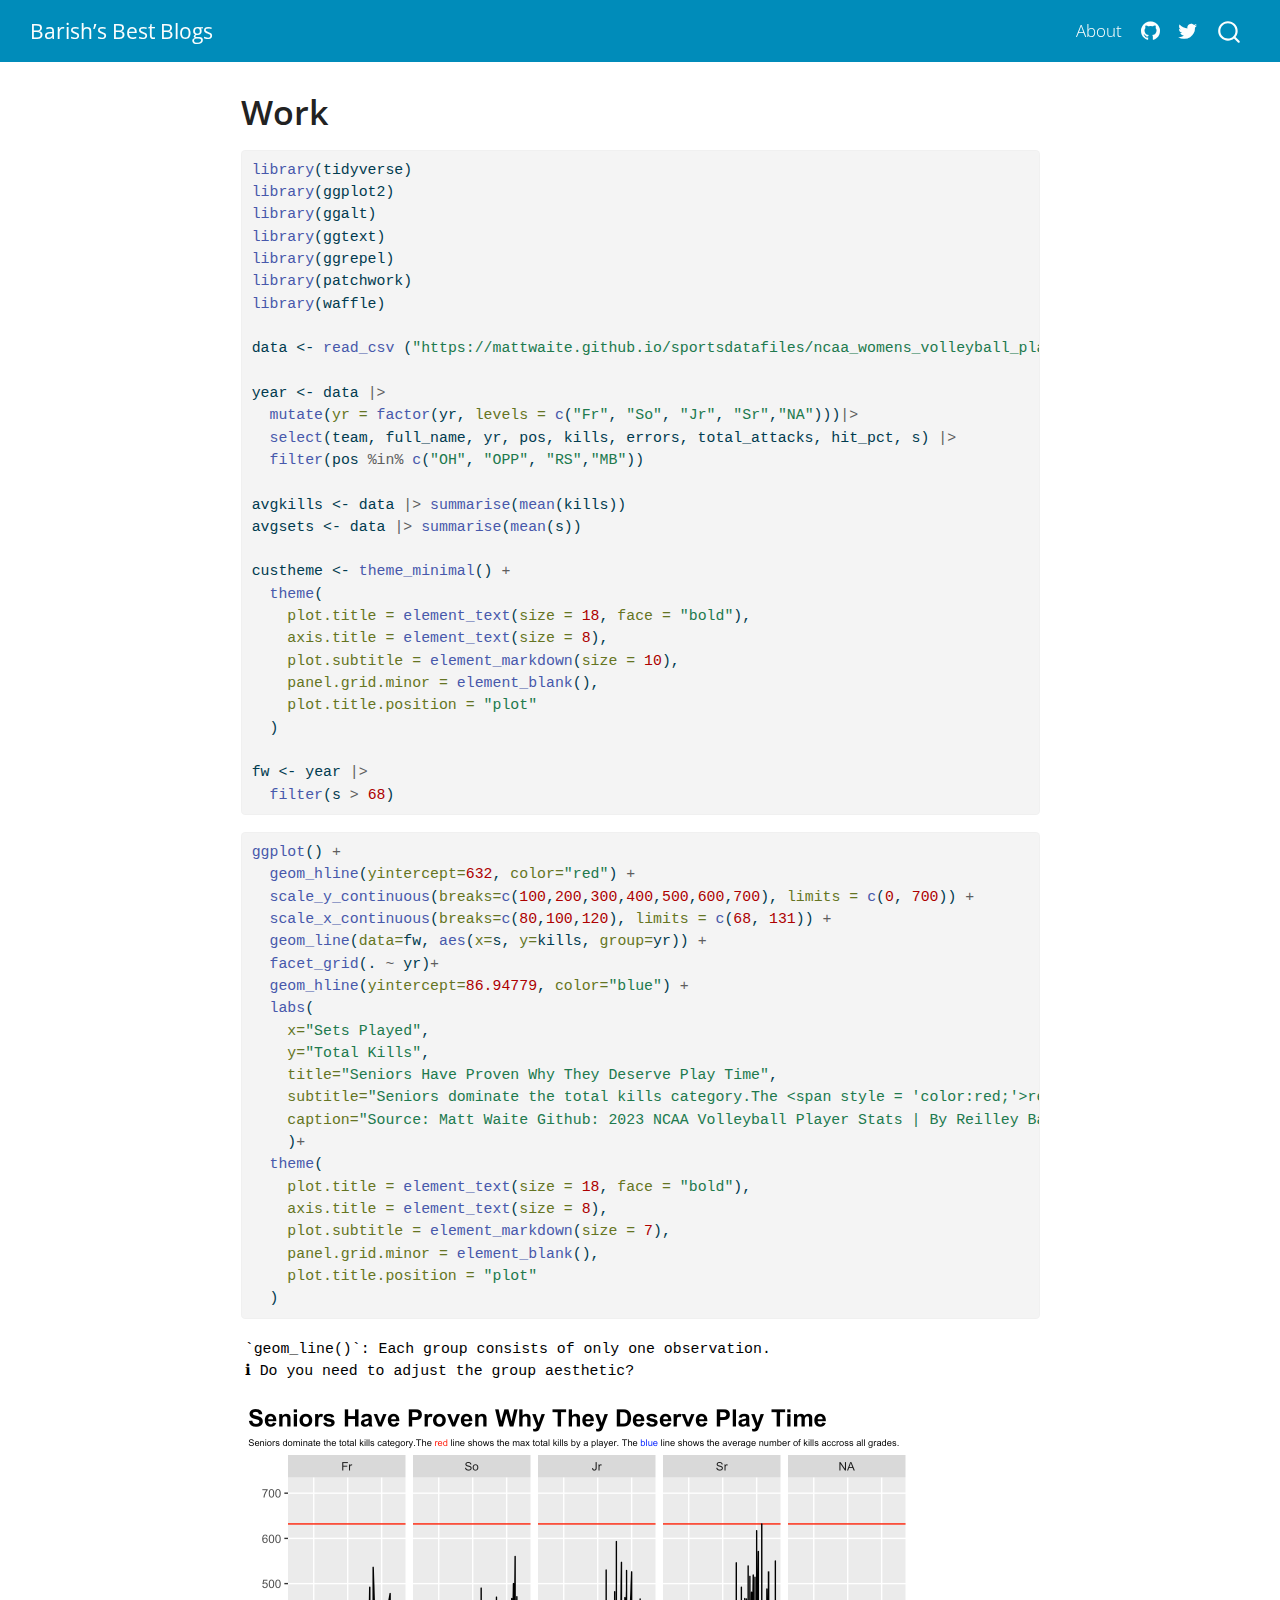
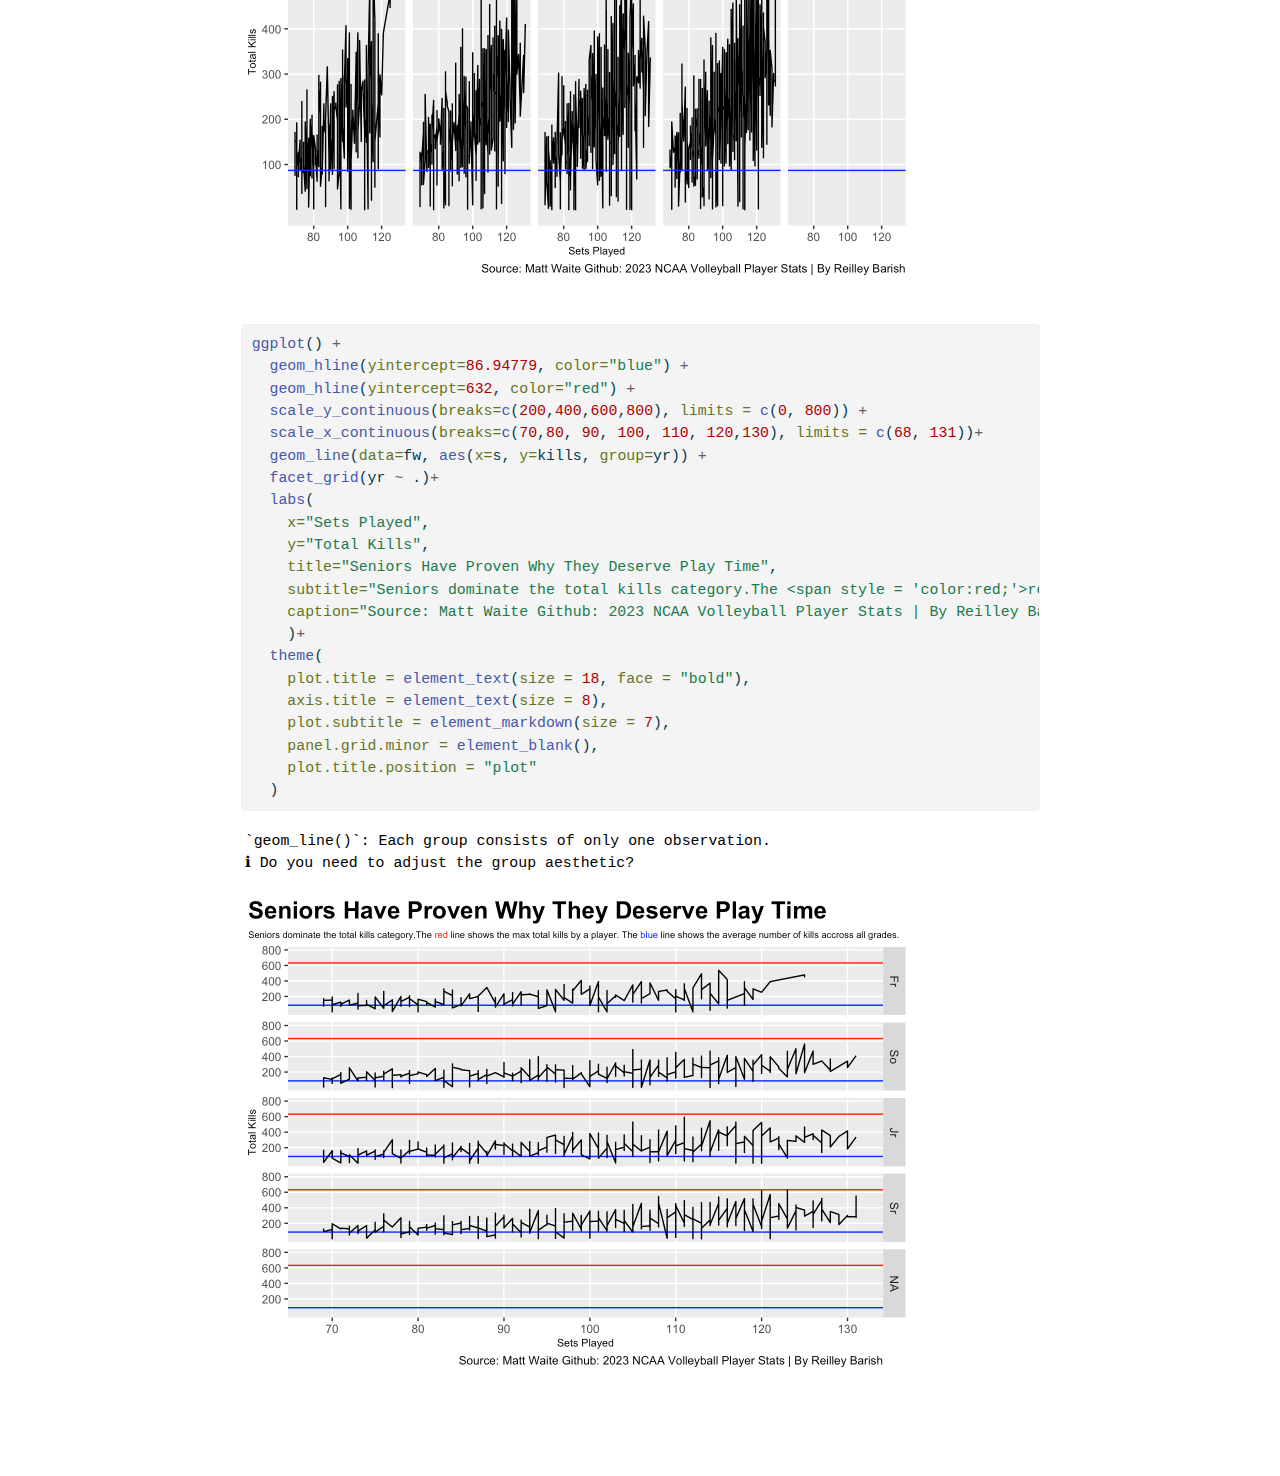
<file: FacetWrap_Grid.html>
<!DOCTYPE html>
<html xmlns="http://www.w3.org/1999/xhtml" lang="en" xml:lang="en"><head>

<meta charset="utf-8">
<meta name="generator" content="quarto-1.6.42">

<meta name="viewport" content="width=device-width, initial-scale=1.0, user-scalable=yes">


<title>Work – Barish’s Best Blogs</title>
<style>
code{white-space: pre-wrap;}
span.smallcaps{font-variant: small-caps;}
div.columns{display: flex; gap: min(4vw, 1.5em);}
div.column{flex: auto; overflow-x: auto;}
div.hanging-indent{margin-left: 1.5em; text-indent: -1.5em;}
ul.task-list{list-style: none;}
ul.task-list li input[type="checkbox"] {
  width: 0.8em;
  margin: 0 0.8em 0.2em -1em; /* quarto-specific, see https://github.com/quarto-dev/quarto-cli/issues/4556 */ 
  vertical-align: middle;
}
/* CSS for syntax highlighting */
pre > code.sourceCode { white-space: pre; position: relative; }
pre > code.sourceCode > span { line-height: 1.25; }
pre > code.sourceCode > span:empty { height: 1.2em; }
.sourceCode { overflow: visible; }
code.sourceCode > span { color: inherit; text-decoration: inherit; }
div.sourceCode { margin: 1em 0; }
pre.sourceCode { margin: 0; }
@media screen {
div.sourceCode { overflow: auto; }
}
@media print {
pre > code.sourceCode { white-space: pre-wrap; }
pre > code.sourceCode > span { display: inline-block; text-indent: -5em; padding-left: 5em; }
}
pre.numberSource code
  { counter-reset: source-line 0; }
pre.numberSource code > span
  { position: relative; left: -4em; counter-increment: source-line; }
pre.numberSource code > span > a:first-child::before
  { content: counter(source-line);
    position: relative; left: -1em; text-align: right; vertical-align: baseline;
    border: none; display: inline-block;
    -webkit-touch-callout: none; -webkit-user-select: none;
    -khtml-user-select: none; -moz-user-select: none;
    -ms-user-select: none; user-select: none;
    padding: 0 4px; width: 4em;
  }
pre.numberSource { margin-left: 3em;  padding-left: 4px; }
div.sourceCode
  {   }
@media screen {
pre > code.sourceCode > span > a:first-child::before { text-decoration: underline; }
}
</style>


<script src="site_libs/quarto-nav/quarto-nav.js"></script>
<script src="site_libs/quarto-nav/headroom.min.js"></script>
<script src="site_libs/clipboard/clipboard.min.js"></script>
<script src="site_libs/quarto-search/autocomplete.umd.js"></script>
<script src="site_libs/quarto-search/fuse.min.js"></script>
<script src="site_libs/quarto-search/quarto-search.js"></script>
<meta name="quarto:offset" content="./">
<script src="site_libs/quarto-html/quarto.js"></script>
<script src="site_libs/quarto-html/popper.min.js"></script>
<script src="site_libs/quarto-html/tippy.umd.min.js"></script>
<script src="site_libs/quarto-html/anchor.min.js"></script>
<link href="site_libs/quarto-html/tippy.css" rel="stylesheet">
<link href="site_libs/quarto-html/quarto-syntax-highlighting-2f5df379a58b258e96c21c0638c20c03.css" rel="stylesheet" id="quarto-text-highlighting-styles">
<script src="site_libs/bootstrap/bootstrap.min.js"></script>
<link href="site_libs/bootstrap/bootstrap-icons.css" rel="stylesheet">
<link href="site_libs/bootstrap/bootstrap-6bbb2ee3340c67b6da55fdc5589aeeb3.min.css" rel="stylesheet" append-hash="true" id="quarto-bootstrap" data-mode="light">
<script id="quarto-search-options" type="application/json">{
  "location": "navbar",
  "copy-button": false,
  "collapse-after": 3,
  "panel-placement": "end",
  "type": "overlay",
  "limit": 50,
  "keyboard-shortcut": [
    "f",
    "/",
    "s"
  ],
  "show-item-context": false,
  "language": {
    "search-no-results-text": "No results",
    "search-matching-documents-text": "matching documents",
    "search-copy-link-title": "Copy link to search",
    "search-hide-matches-text": "Hide additional matches",
    "search-more-match-text": "more match in this document",
    "search-more-matches-text": "more matches in this document",
    "search-clear-button-title": "Clear",
    "search-text-placeholder": "",
    "search-detached-cancel-button-title": "Cancel",
    "search-submit-button-title": "Submit",
    "search-label": "Search"
  }
}</script>


<link rel="stylesheet" href="styles.css">
</head>

<body class="nav-fixed fullcontent">

<div id="quarto-search-results"></div>
  <header id="quarto-header" class="headroom fixed-top">
    <nav class="navbar navbar-expand-lg " data-bs-theme="dark">
      <div class="navbar-container container-fluid">
      <div class="navbar-brand-container mx-auto">
    <a class="navbar-brand" href="./index.html">
    <span class="navbar-title">Barish’s Best Blogs</span>
    </a>
  </div>
            <div id="quarto-search" class="" title="Search"></div>
          <button class="navbar-toggler" type="button" data-bs-toggle="collapse" data-bs-target="#navbarCollapse" aria-controls="navbarCollapse" role="menu" aria-expanded="false" aria-label="Toggle navigation" onclick="if (window.quartoToggleHeadroom) { window.quartoToggleHeadroom(); }">
  <span class="navbar-toggler-icon"></span>
</button>
          <div class="collapse navbar-collapse" id="navbarCollapse">
            <ul class="navbar-nav navbar-nav-scroll ms-auto">
  <li class="nav-item">
    <a class="nav-link" href="./about.html"> 
<span class="menu-text">About</span></a>
  </li>  
  <li class="nav-item compact">
    <a class="nav-link" href="https://github.com/ReilleyBarish"> <i class="bi bi-github" role="img">
</i> 
<span class="menu-text"></span></a>
  </li>  
  <li class="nav-item compact">
    <a class="nav-link" href="https://twitter.com"> <i class="bi bi-twitter" role="img">
</i> 
<span class="menu-text"></span></a>
  </li>  
</ul>
          </div> <!-- /navcollapse -->
            <div class="quarto-navbar-tools">
</div>
      </div> <!-- /container-fluid -->
    </nav>
</header>
<!-- content -->
<div id="quarto-content" class="quarto-container page-columns page-rows-contents page-layout-article page-navbar">
<!-- sidebar -->
<!-- margin-sidebar -->
    
<!-- main -->
<main class="content" id="quarto-document-content">

<header id="title-block-header" class="quarto-title-block default">
<div class="quarto-title">
<h1 class="title">Work</h1>
</div>



<div class="quarto-title-meta">

    
  
    
  </div>
  


</header>


<div class="cell">
<div class="sourceCode cell-code" id="cb1"><pre class="sourceCode r code-with-copy"><code class="sourceCode r"><span id="cb1-1"><a href="#cb1-1" aria-hidden="true" tabindex="-1"></a><span class="fu">library</span>(tidyverse)</span>
<span id="cb1-2"><a href="#cb1-2" aria-hidden="true" tabindex="-1"></a><span class="fu">library</span>(ggplot2)</span>
<span id="cb1-3"><a href="#cb1-3" aria-hidden="true" tabindex="-1"></a><span class="fu">library</span>(ggalt)</span>
<span id="cb1-4"><a href="#cb1-4" aria-hidden="true" tabindex="-1"></a><span class="fu">library</span>(ggtext)</span>
<span id="cb1-5"><a href="#cb1-5" aria-hidden="true" tabindex="-1"></a><span class="fu">library</span>(ggrepel)</span>
<span id="cb1-6"><a href="#cb1-6" aria-hidden="true" tabindex="-1"></a><span class="fu">library</span>(patchwork)</span>
<span id="cb1-7"><a href="#cb1-7" aria-hidden="true" tabindex="-1"></a><span class="fu">library</span>(waffle)</span>
<span id="cb1-8"><a href="#cb1-8" aria-hidden="true" tabindex="-1"></a></span>
<span id="cb1-9"><a href="#cb1-9" aria-hidden="true" tabindex="-1"></a>data <span class="ot">&lt;-</span> <span class="fu">read_csv</span> (<span class="st">"https://mattwaite.github.io/sportsdatafiles/ncaa_womens_volleyball_playerstats_2023.csv"</span>)</span>
<span id="cb1-10"><a href="#cb1-10" aria-hidden="true" tabindex="-1"></a></span>
<span id="cb1-11"><a href="#cb1-11" aria-hidden="true" tabindex="-1"></a>year <span class="ot">&lt;-</span> data <span class="sc">|&gt;</span></span>
<span id="cb1-12"><a href="#cb1-12" aria-hidden="true" tabindex="-1"></a>  <span class="fu">mutate</span>(<span class="at">yr =</span> <span class="fu">factor</span>(yr, <span class="at">levels =</span> <span class="fu">c</span>(<span class="st">"Fr"</span>, <span class="st">"So"</span>, <span class="st">"Jr"</span>, <span class="st">"Sr"</span>,<span class="st">"NA"</span>)))<span class="sc">|&gt;</span></span>
<span id="cb1-13"><a href="#cb1-13" aria-hidden="true" tabindex="-1"></a>  <span class="fu">select</span>(team, full_name, yr, pos, kills, errors, total_attacks, hit_pct, s) <span class="sc">|&gt;</span></span>
<span id="cb1-14"><a href="#cb1-14" aria-hidden="true" tabindex="-1"></a>  <span class="fu">filter</span>(pos <span class="sc">%in%</span> <span class="fu">c</span>(<span class="st">"OH"</span>, <span class="st">"OPP"</span>, <span class="st">"RS"</span>,<span class="st">"MB"</span>)) </span>
<span id="cb1-15"><a href="#cb1-15" aria-hidden="true" tabindex="-1"></a></span>
<span id="cb1-16"><a href="#cb1-16" aria-hidden="true" tabindex="-1"></a>avgkills <span class="ot">&lt;-</span> data <span class="sc">|&gt;</span> <span class="fu">summarise</span>(<span class="fu">mean</span>(kills))</span>
<span id="cb1-17"><a href="#cb1-17" aria-hidden="true" tabindex="-1"></a>avgsets <span class="ot">&lt;-</span> data <span class="sc">|&gt;</span> <span class="fu">summarise</span>(<span class="fu">mean</span>(s))</span>
<span id="cb1-18"><a href="#cb1-18" aria-hidden="true" tabindex="-1"></a></span>
<span id="cb1-19"><a href="#cb1-19" aria-hidden="true" tabindex="-1"></a>custheme <span class="ot">&lt;-</span> <span class="fu">theme_minimal</span>() <span class="sc">+</span></span>
<span id="cb1-20"><a href="#cb1-20" aria-hidden="true" tabindex="-1"></a>  <span class="fu">theme</span>(</span>
<span id="cb1-21"><a href="#cb1-21" aria-hidden="true" tabindex="-1"></a>    <span class="at">plot.title =</span> <span class="fu">element_text</span>(<span class="at">size =</span> <span class="dv">18</span>, <span class="at">face =</span> <span class="st">"bold"</span>),</span>
<span id="cb1-22"><a href="#cb1-22" aria-hidden="true" tabindex="-1"></a>    <span class="at">axis.title =</span> <span class="fu">element_text</span>(<span class="at">size =</span> <span class="dv">8</span>),</span>
<span id="cb1-23"><a href="#cb1-23" aria-hidden="true" tabindex="-1"></a>    <span class="at">plot.subtitle =</span> <span class="fu">element_markdown</span>(<span class="at">size =</span> <span class="dv">10</span>),</span>
<span id="cb1-24"><a href="#cb1-24" aria-hidden="true" tabindex="-1"></a>    <span class="at">panel.grid.minor =</span> <span class="fu">element_blank</span>(),</span>
<span id="cb1-25"><a href="#cb1-25" aria-hidden="true" tabindex="-1"></a>    <span class="at">plot.title.position =</span> <span class="st">"plot"</span></span>
<span id="cb1-26"><a href="#cb1-26" aria-hidden="true" tabindex="-1"></a>  )</span>
<span id="cb1-27"><a href="#cb1-27" aria-hidden="true" tabindex="-1"></a></span>
<span id="cb1-28"><a href="#cb1-28" aria-hidden="true" tabindex="-1"></a>fw <span class="ot">&lt;-</span> year <span class="sc">|&gt;</span></span>
<span id="cb1-29"><a href="#cb1-29" aria-hidden="true" tabindex="-1"></a>  <span class="fu">filter</span>(s <span class="sc">&gt;</span> <span class="dv">68</span>)</span></code><button title="Copy to Clipboard" class="code-copy-button"><i class="bi"></i></button></pre></div>
</div>
<div class="cell">
<div class="sourceCode cell-code" id="cb2"><pre class="sourceCode r code-with-copy"><code class="sourceCode r"><span id="cb2-1"><a href="#cb2-1" aria-hidden="true" tabindex="-1"></a><span class="fu">ggplot</span>() <span class="sc">+</span> </span>
<span id="cb2-2"><a href="#cb2-2" aria-hidden="true" tabindex="-1"></a>  <span class="fu">geom_hline</span>(<span class="at">yintercept=</span><span class="dv">632</span>, <span class="at">color=</span><span class="st">"red"</span>) <span class="sc">+</span></span>
<span id="cb2-3"><a href="#cb2-3" aria-hidden="true" tabindex="-1"></a>  <span class="fu">scale_y_continuous</span>(<span class="at">breaks=</span><span class="fu">c</span>(<span class="dv">100</span>,<span class="dv">200</span>,<span class="dv">300</span>,<span class="dv">400</span>,<span class="dv">500</span>,<span class="dv">600</span>,<span class="dv">700</span>), <span class="at">limits =</span> <span class="fu">c</span>(<span class="dv">0</span>, <span class="dv">700</span>)) <span class="sc">+</span></span>
<span id="cb2-4"><a href="#cb2-4" aria-hidden="true" tabindex="-1"></a>  <span class="fu">scale_x_continuous</span>(<span class="at">breaks=</span><span class="fu">c</span>(<span class="dv">80</span>,<span class="dv">100</span>,<span class="dv">120</span>), <span class="at">limits =</span> <span class="fu">c</span>(<span class="dv">68</span>, <span class="dv">131</span>)) <span class="sc">+</span></span>
<span id="cb2-5"><a href="#cb2-5" aria-hidden="true" tabindex="-1"></a>  <span class="fu">geom_line</span>(<span class="at">data=</span>fw, <span class="fu">aes</span>(<span class="at">x=</span>s, <span class="at">y=</span>kills, <span class="at">group=</span>yr)) <span class="sc">+</span> </span>
<span id="cb2-6"><a href="#cb2-6" aria-hidden="true" tabindex="-1"></a>  <span class="fu">facet_grid</span>(. <span class="sc">~</span> yr)<span class="sc">+</span></span>
<span id="cb2-7"><a href="#cb2-7" aria-hidden="true" tabindex="-1"></a>  <span class="fu">geom_hline</span>(<span class="at">yintercept=</span><span class="fl">86.94779</span>, <span class="at">color=</span><span class="st">"blue"</span>) <span class="sc">+</span></span>
<span id="cb2-8"><a href="#cb2-8" aria-hidden="true" tabindex="-1"></a>  <span class="fu">labs</span>(</span>
<span id="cb2-9"><a href="#cb2-9" aria-hidden="true" tabindex="-1"></a>    <span class="at">x=</span><span class="st">"Sets Played"</span>, </span>
<span id="cb2-10"><a href="#cb2-10" aria-hidden="true" tabindex="-1"></a>    <span class="at">y=</span><span class="st">"Total Kills"</span>, </span>
<span id="cb2-11"><a href="#cb2-11" aria-hidden="true" tabindex="-1"></a>    <span class="at">title=</span><span class="st">"Seniors Have Proven Why They Deserve Play Time"</span>, </span>
<span id="cb2-12"><a href="#cb2-12" aria-hidden="true" tabindex="-1"></a>    <span class="at">subtitle=</span><span class="st">"Seniors dominate the total kills category.The &lt;span style = 'color:red;'&gt;red&lt;/span&gt; line shows the max total kills by a player. The &lt;span style = 'color:blue;'&gt;blue&lt;/span&gt; line shows the average number of kills accross all grades."</span>, </span>
<span id="cb2-13"><a href="#cb2-13" aria-hidden="true" tabindex="-1"></a>    <span class="at">caption=</span><span class="st">"Source: Matt Waite Github: 2023 NCAA Volleyball Player Stats | By Reilley Barish"</span></span>
<span id="cb2-14"><a href="#cb2-14" aria-hidden="true" tabindex="-1"></a>    )<span class="sc">+</span></span>
<span id="cb2-15"><a href="#cb2-15" aria-hidden="true" tabindex="-1"></a>  <span class="fu">theme</span>(</span>
<span id="cb2-16"><a href="#cb2-16" aria-hidden="true" tabindex="-1"></a>    <span class="at">plot.title =</span> <span class="fu">element_text</span>(<span class="at">size =</span> <span class="dv">18</span>, <span class="at">face =</span> <span class="st">"bold"</span>),</span>
<span id="cb2-17"><a href="#cb2-17" aria-hidden="true" tabindex="-1"></a>    <span class="at">axis.title =</span> <span class="fu">element_text</span>(<span class="at">size =</span> <span class="dv">8</span>),</span>
<span id="cb2-18"><a href="#cb2-18" aria-hidden="true" tabindex="-1"></a>    <span class="at">plot.subtitle =</span> <span class="fu">element_markdown</span>(<span class="at">size =</span> <span class="dv">7</span>),</span>
<span id="cb2-19"><a href="#cb2-19" aria-hidden="true" tabindex="-1"></a>    <span class="at">panel.grid.minor =</span> <span class="fu">element_blank</span>(),</span>
<span id="cb2-20"><a href="#cb2-20" aria-hidden="true" tabindex="-1"></a>    <span class="at">plot.title.position =</span> <span class="st">"plot"</span></span>
<span id="cb2-21"><a href="#cb2-21" aria-hidden="true" tabindex="-1"></a>  )</span></code><button title="Copy to Clipboard" class="code-copy-button"><i class="bi"></i></button></pre></div>
<div class="cell-output cell-output-stderr">
<pre><code>`geom_line()`: Each group consists of only one observation.
ℹ Do you need to adjust the group aesthetic?</code></pre>
</div>
<div class="cell-output-display">
<div>
<figure class="figure">
<p><img src="FacetWrap_Grid_files/figure-html/unnamed-chunk-2-1.png" class="img-fluid figure-img" width="672"></p>
</figure>
</div>
</div>
</div>
<div class="cell">
<div class="sourceCode cell-code" id="cb4"><pre class="sourceCode r code-with-copy"><code class="sourceCode r"><span id="cb4-1"><a href="#cb4-1" aria-hidden="true" tabindex="-1"></a><span class="fu">ggplot</span>() <span class="sc">+</span> </span>
<span id="cb4-2"><a href="#cb4-2" aria-hidden="true" tabindex="-1"></a>  <span class="fu">geom_hline</span>(<span class="at">yintercept=</span><span class="fl">86.94779</span>, <span class="at">color=</span><span class="st">"blue"</span>) <span class="sc">+</span> </span>
<span id="cb4-3"><a href="#cb4-3" aria-hidden="true" tabindex="-1"></a>  <span class="fu">geom_hline</span>(<span class="at">yintercept=</span><span class="dv">632</span>, <span class="at">color=</span><span class="st">"red"</span>) <span class="sc">+</span></span>
<span id="cb4-4"><a href="#cb4-4" aria-hidden="true" tabindex="-1"></a>  <span class="fu">scale_y_continuous</span>(<span class="at">breaks=</span><span class="fu">c</span>(<span class="dv">200</span>,<span class="dv">400</span>,<span class="dv">600</span>,<span class="dv">800</span>), <span class="at">limits =</span> <span class="fu">c</span>(<span class="dv">0</span>, <span class="dv">800</span>)) <span class="sc">+</span></span>
<span id="cb4-5"><a href="#cb4-5" aria-hidden="true" tabindex="-1"></a>  <span class="fu">scale_x_continuous</span>(<span class="at">breaks=</span><span class="fu">c</span>(<span class="dv">70</span>,<span class="dv">80</span>, <span class="dv">90</span>, <span class="dv">100</span>, <span class="dv">110</span>, <span class="dv">120</span>,<span class="dv">130</span>), <span class="at">limits =</span> <span class="fu">c</span>(<span class="dv">68</span>, <span class="dv">131</span>))<span class="sc">+</span></span>
<span id="cb4-6"><a href="#cb4-6" aria-hidden="true" tabindex="-1"></a>  <span class="fu">geom_line</span>(<span class="at">data=</span>fw, <span class="fu">aes</span>(<span class="at">x=</span>s, <span class="at">y=</span>kills, <span class="at">group=</span>yr)) <span class="sc">+</span> </span>
<span id="cb4-7"><a href="#cb4-7" aria-hidden="true" tabindex="-1"></a>  <span class="fu">facet_grid</span>(yr <span class="sc">~</span> .)<span class="sc">+</span></span>
<span id="cb4-8"><a href="#cb4-8" aria-hidden="true" tabindex="-1"></a>  <span class="fu">labs</span>(</span>
<span id="cb4-9"><a href="#cb4-9" aria-hidden="true" tabindex="-1"></a>    <span class="at">x=</span><span class="st">"Sets Played"</span>, </span>
<span id="cb4-10"><a href="#cb4-10" aria-hidden="true" tabindex="-1"></a>    <span class="at">y=</span><span class="st">"Total Kills"</span>, </span>
<span id="cb4-11"><a href="#cb4-11" aria-hidden="true" tabindex="-1"></a>    <span class="at">title=</span><span class="st">"Seniors Have Proven Why They Deserve Play Time"</span>, </span>
<span id="cb4-12"><a href="#cb4-12" aria-hidden="true" tabindex="-1"></a>    <span class="at">subtitle=</span><span class="st">"Seniors dominate the total kills category.The &lt;span style = 'color:red;'&gt;red&lt;/span&gt; line shows the max total kills by a player. The &lt;span style = 'color:blue;'&gt;blue&lt;/span&gt; line shows the average number of kills accross all grades."</span> ,</span>
<span id="cb4-13"><a href="#cb4-13" aria-hidden="true" tabindex="-1"></a>    <span class="at">caption=</span><span class="st">"Source: Matt Waite Github: 2023 NCAA Volleyball Player Stats | By Reilley Barish"</span></span>
<span id="cb4-14"><a href="#cb4-14" aria-hidden="true" tabindex="-1"></a>    )<span class="sc">+</span></span>
<span id="cb4-15"><a href="#cb4-15" aria-hidden="true" tabindex="-1"></a>  <span class="fu">theme</span>(</span>
<span id="cb4-16"><a href="#cb4-16" aria-hidden="true" tabindex="-1"></a>    <span class="at">plot.title =</span> <span class="fu">element_text</span>(<span class="at">size =</span> <span class="dv">18</span>, <span class="at">face =</span> <span class="st">"bold"</span>),</span>
<span id="cb4-17"><a href="#cb4-17" aria-hidden="true" tabindex="-1"></a>    <span class="at">axis.title =</span> <span class="fu">element_text</span>(<span class="at">size =</span> <span class="dv">8</span>),</span>
<span id="cb4-18"><a href="#cb4-18" aria-hidden="true" tabindex="-1"></a>    <span class="at">plot.subtitle =</span> <span class="fu">element_markdown</span>(<span class="at">size =</span> <span class="dv">7</span>),</span>
<span id="cb4-19"><a href="#cb4-19" aria-hidden="true" tabindex="-1"></a>    <span class="at">panel.grid.minor =</span> <span class="fu">element_blank</span>(),</span>
<span id="cb4-20"><a href="#cb4-20" aria-hidden="true" tabindex="-1"></a>    <span class="at">plot.title.position =</span> <span class="st">"plot"</span></span>
<span id="cb4-21"><a href="#cb4-21" aria-hidden="true" tabindex="-1"></a>  )</span></code><button title="Copy to Clipboard" class="code-copy-button"><i class="bi"></i></button></pre></div>
<div class="cell-output cell-output-stderr">
<pre><code>`geom_line()`: Each group consists of only one observation.
ℹ Do you need to adjust the group aesthetic?</code></pre>
</div>
<div class="cell-output-display">
<div>
<figure class="figure">
<p><img src="FacetWrap_Grid_files/figure-html/unnamed-chunk-3-1.png" class="img-fluid figure-img" width="672"></p>
</figure>
</div>
</div>
</div>



</main> <!-- /main -->
<script id="quarto-html-after-body" type="application/javascript">
window.document.addEventListener("DOMContentLoaded", function (event) {
  const toggleBodyColorMode = (bsSheetEl) => {
    const mode = bsSheetEl.getAttribute("data-mode");
    const bodyEl = window.document.querySelector("body");
    if (mode === "dark") {
      bodyEl.classList.add("quarto-dark");
      bodyEl.classList.remove("quarto-light");
    } else {
      bodyEl.classList.add("quarto-light");
      bodyEl.classList.remove("quarto-dark");
    }
  }
  const toggleBodyColorPrimary = () => {
    const bsSheetEl = window.document.querySelector("link#quarto-bootstrap");
    if (bsSheetEl) {
      toggleBodyColorMode(bsSheetEl);
    }
  }
  toggleBodyColorPrimary();  
  const icon = "";
  const anchorJS = new window.AnchorJS();
  anchorJS.options = {
    placement: 'right',
    icon: icon
  };
  anchorJS.add('.anchored');
  const isCodeAnnotation = (el) => {
    for (const clz of el.classList) {
      if (clz.startsWith('code-annotation-')) {                     
        return true;
      }
    }
    return false;
  }
  const onCopySuccess = function(e) {
    // button target
    const button = e.trigger;
    // don't keep focus
    button.blur();
    // flash "checked"
    button.classList.add('code-copy-button-checked');
    var currentTitle = button.getAttribute("title");
    button.setAttribute("title", "Copied!");
    let tooltip;
    if (window.bootstrap) {
      button.setAttribute("data-bs-toggle", "tooltip");
      button.setAttribute("data-bs-placement", "left");
      button.setAttribute("data-bs-title", "Copied!");
      tooltip = new bootstrap.Tooltip(button, 
        { trigger: "manual", 
          customClass: "code-copy-button-tooltip",
          offset: [0, -8]});
      tooltip.show();    
    }
    setTimeout(function() {
      if (tooltip) {
        tooltip.hide();
        button.removeAttribute("data-bs-title");
        button.removeAttribute("data-bs-toggle");
        button.removeAttribute("data-bs-placement");
      }
      button.setAttribute("title", currentTitle);
      button.classList.remove('code-copy-button-checked');
    }, 1000);
    // clear code selection
    e.clearSelection();
  }
  const getTextToCopy = function(trigger) {
      const codeEl = trigger.previousElementSibling.cloneNode(true);
      for (const childEl of codeEl.children) {
        if (isCodeAnnotation(childEl)) {
          childEl.remove();
        }
      }
      return codeEl.innerText;
  }
  const clipboard = new window.ClipboardJS('.code-copy-button:not([data-in-quarto-modal])', {
    text: getTextToCopy
  });
  clipboard.on('success', onCopySuccess);
  if (window.document.getElementById('quarto-embedded-source-code-modal')) {
    const clipboardModal = new window.ClipboardJS('.code-copy-button[data-in-quarto-modal]', {
      text: getTextToCopy,
      container: window.document.getElementById('quarto-embedded-source-code-modal')
    });
    clipboardModal.on('success', onCopySuccess);
  }
    var localhostRegex = new RegExp(/^(?:http|https):\/\/localhost\:?[0-9]*\//);
    var mailtoRegex = new RegExp(/^mailto:/);
      var filterRegex = new RegExp('/' + window.location.host + '/');
    var isInternal = (href) => {
        return filterRegex.test(href) || localhostRegex.test(href) || mailtoRegex.test(href);
    }
    // Inspect non-navigation links and adorn them if external
 	var links = window.document.querySelectorAll('a[href]:not(.nav-link):not(.navbar-brand):not(.toc-action):not(.sidebar-link):not(.sidebar-item-toggle):not(.pagination-link):not(.no-external):not([aria-hidden]):not(.dropdown-item):not(.quarto-navigation-tool):not(.about-link)');
    for (var i=0; i<links.length; i++) {
      const link = links[i];
      if (!isInternal(link.href)) {
        // undo the damage that might have been done by quarto-nav.js in the case of
        // links that we want to consider external
        if (link.dataset.originalHref !== undefined) {
          link.href = link.dataset.originalHref;
        }
      }
    }
  function tippyHover(el, contentFn, onTriggerFn, onUntriggerFn) {
    const config = {
      allowHTML: true,
      maxWidth: 500,
      delay: 100,
      arrow: false,
      appendTo: function(el) {
          return el.parentElement;
      },
      interactive: true,
      interactiveBorder: 10,
      theme: 'quarto',
      placement: 'bottom-start',
    };
    if (contentFn) {
      config.content = contentFn;
    }
    if (onTriggerFn) {
      config.onTrigger = onTriggerFn;
    }
    if (onUntriggerFn) {
      config.onUntrigger = onUntriggerFn;
    }
    window.tippy(el, config); 
  }
  const noterefs = window.document.querySelectorAll('a[role="doc-noteref"]');
  for (var i=0; i<noterefs.length; i++) {
    const ref = noterefs[i];
    tippyHover(ref, function() {
      // use id or data attribute instead here
      let href = ref.getAttribute('data-footnote-href') || ref.getAttribute('href');
      try { href = new URL(href).hash; } catch {}
      const id = href.replace(/^#\/?/, "");
      const note = window.document.getElementById(id);
      if (note) {
        return note.innerHTML;
      } else {
        return "";
      }
    });
  }
  const xrefs = window.document.querySelectorAll('a.quarto-xref');
  const processXRef = (id, note) => {
    // Strip column container classes
    const stripColumnClz = (el) => {
      el.classList.remove("page-full", "page-columns");
      if (el.children) {
        for (const child of el.children) {
          stripColumnClz(child);
        }
      }
    }
    stripColumnClz(note)
    if (id === null || id.startsWith('sec-')) {
      // Special case sections, only their first couple elements
      const container = document.createElement("div");
      if (note.children && note.children.length > 2) {
        container.appendChild(note.children[0].cloneNode(true));
        for (let i = 1; i < note.children.length; i++) {
          const child = note.children[i];
          if (child.tagName === "P" && child.innerText === "") {
            continue;
          } else {
            container.appendChild(child.cloneNode(true));
            break;
          }
        }
        if (window.Quarto?.typesetMath) {
          window.Quarto.typesetMath(container);
        }
        return container.innerHTML
      } else {
        if (window.Quarto?.typesetMath) {
          window.Quarto.typesetMath(note);
        }
        return note.innerHTML;
      }
    } else {
      // Remove any anchor links if they are present
      const anchorLink = note.querySelector('a.anchorjs-link');
      if (anchorLink) {
        anchorLink.remove();
      }
      if (window.Quarto?.typesetMath) {
        window.Quarto.typesetMath(note);
      }
      if (note.classList.contains("callout")) {
        return note.outerHTML;
      } else {
        return note.innerHTML;
      }
    }
  }
  for (var i=0; i<xrefs.length; i++) {
    const xref = xrefs[i];
    tippyHover(xref, undefined, function(instance) {
      instance.disable();
      let url = xref.getAttribute('href');
      let hash = undefined; 
      if (url.startsWith('#')) {
        hash = url;
      } else {
        try { hash = new URL(url).hash; } catch {}
      }
      if (hash) {
        const id = hash.replace(/^#\/?/, "");
        const note = window.document.getElementById(id);
        if (note !== null) {
          try {
            const html = processXRef(id, note.cloneNode(true));
            instance.setContent(html);
          } finally {
            instance.enable();
            instance.show();
          }
        } else {
          // See if we can fetch this
          fetch(url.split('#')[0])
          .then(res => res.text())
          .then(html => {
            const parser = new DOMParser();
            const htmlDoc = parser.parseFromString(html, "text/html");
            const note = htmlDoc.getElementById(id);
            if (note !== null) {
              const html = processXRef(id, note);
              instance.setContent(html);
            } 
          }).finally(() => {
            instance.enable();
            instance.show();
          });
        }
      } else {
        // See if we can fetch a full url (with no hash to target)
        // This is a special case and we should probably do some content thinning / targeting
        fetch(url)
        .then(res => res.text())
        .then(html => {
          const parser = new DOMParser();
          const htmlDoc = parser.parseFromString(html, "text/html");
          const note = htmlDoc.querySelector('main.content');
          if (note !== null) {
            // This should only happen for chapter cross references
            // (since there is no id in the URL)
            // remove the first header
            if (note.children.length > 0 && note.children[0].tagName === "HEADER") {
              note.children[0].remove();
            }
            const html = processXRef(null, note);
            instance.setContent(html);
          } 
        }).finally(() => {
          instance.enable();
          instance.show();
        });
      }
    }, function(instance) {
    });
  }
      let selectedAnnoteEl;
      const selectorForAnnotation = ( cell, annotation) => {
        let cellAttr = 'data-code-cell="' + cell + '"';
        let lineAttr = 'data-code-annotation="' +  annotation + '"';
        const selector = 'span[' + cellAttr + '][' + lineAttr + ']';
        return selector;
      }
      const selectCodeLines = (annoteEl) => {
        const doc = window.document;
        const targetCell = annoteEl.getAttribute("data-target-cell");
        const targetAnnotation = annoteEl.getAttribute("data-target-annotation");
        const annoteSpan = window.document.querySelector(selectorForAnnotation(targetCell, targetAnnotation));
        const lines = annoteSpan.getAttribute("data-code-lines").split(",");
        const lineIds = lines.map((line) => {
          return targetCell + "-" + line;
        })
        let top = null;
        let height = null;
        let parent = null;
        if (lineIds.length > 0) {
            //compute the position of the single el (top and bottom and make a div)
            const el = window.document.getElementById(lineIds[0]);
            top = el.offsetTop;
            height = el.offsetHeight;
            parent = el.parentElement.parentElement;
          if (lineIds.length > 1) {
            const lastEl = window.document.getElementById(lineIds[lineIds.length - 1]);
            const bottom = lastEl.offsetTop + lastEl.offsetHeight;
            height = bottom - top;
          }
          if (top !== null && height !== null && parent !== null) {
            // cook up a div (if necessary) and position it 
            let div = window.document.getElementById("code-annotation-line-highlight");
            if (div === null) {
              div = window.document.createElement("div");
              div.setAttribute("id", "code-annotation-line-highlight");
              div.style.position = 'absolute';
              parent.appendChild(div);
            }
            div.style.top = top - 2 + "px";
            div.style.height = height + 4 + "px";
            div.style.left = 0;
            let gutterDiv = window.document.getElementById("code-annotation-line-highlight-gutter");
            if (gutterDiv === null) {
              gutterDiv = window.document.createElement("div");
              gutterDiv.setAttribute("id", "code-annotation-line-highlight-gutter");
              gutterDiv.style.position = 'absolute';
              const codeCell = window.document.getElementById(targetCell);
              const gutter = codeCell.querySelector('.code-annotation-gutter');
              gutter.appendChild(gutterDiv);
            }
            gutterDiv.style.top = top - 2 + "px";
            gutterDiv.style.height = height + 4 + "px";
          }
          selectedAnnoteEl = annoteEl;
        }
      };
      const unselectCodeLines = () => {
        const elementsIds = ["code-annotation-line-highlight", "code-annotation-line-highlight-gutter"];
        elementsIds.forEach((elId) => {
          const div = window.document.getElementById(elId);
          if (div) {
            div.remove();
          }
        });
        selectedAnnoteEl = undefined;
      };
        // Handle positioning of the toggle
    window.addEventListener(
      "resize",
      throttle(() => {
        elRect = undefined;
        if (selectedAnnoteEl) {
          selectCodeLines(selectedAnnoteEl);
        }
      }, 10)
    );
    function throttle(fn, ms) {
    let throttle = false;
    let timer;
      return (...args) => {
        if(!throttle) { // first call gets through
            fn.apply(this, args);
            throttle = true;
        } else { // all the others get throttled
            if(timer) clearTimeout(timer); // cancel #2
            timer = setTimeout(() => {
              fn.apply(this, args);
              timer = throttle = false;
            }, ms);
        }
      };
    }
      // Attach click handler to the DT
      const annoteDls = window.document.querySelectorAll('dt[data-target-cell]');
      for (const annoteDlNode of annoteDls) {
        annoteDlNode.addEventListener('click', (event) => {
          const clickedEl = event.target;
          if (clickedEl !== selectedAnnoteEl) {
            unselectCodeLines();
            const activeEl = window.document.querySelector('dt[data-target-cell].code-annotation-active');
            if (activeEl) {
              activeEl.classList.remove('code-annotation-active');
            }
            selectCodeLines(clickedEl);
            clickedEl.classList.add('code-annotation-active');
          } else {
            // Unselect the line
            unselectCodeLines();
            clickedEl.classList.remove('code-annotation-active');
          }
        });
      }
  const findCites = (el) => {
    const parentEl = el.parentElement;
    if (parentEl) {
      const cites = parentEl.dataset.cites;
      if (cites) {
        return {
          el,
          cites: cites.split(' ')
        };
      } else {
        return findCites(el.parentElement)
      }
    } else {
      return undefined;
    }
  };
  var bibliorefs = window.document.querySelectorAll('a[role="doc-biblioref"]');
  for (var i=0; i<bibliorefs.length; i++) {
    const ref = bibliorefs[i];
    const citeInfo = findCites(ref);
    if (citeInfo) {
      tippyHover(citeInfo.el, function() {
        var popup = window.document.createElement('div');
        citeInfo.cites.forEach(function(cite) {
          var citeDiv = window.document.createElement('div');
          citeDiv.classList.add('hanging-indent');
          citeDiv.classList.add('csl-entry');
          var biblioDiv = window.document.getElementById('ref-' + cite);
          if (biblioDiv) {
            citeDiv.innerHTML = biblioDiv.innerHTML;
          }
          popup.appendChild(citeDiv);
        });
        return popup.innerHTML;
      });
    }
  }
});
</script>
</div> <!-- /content -->




</body></html>
</file>
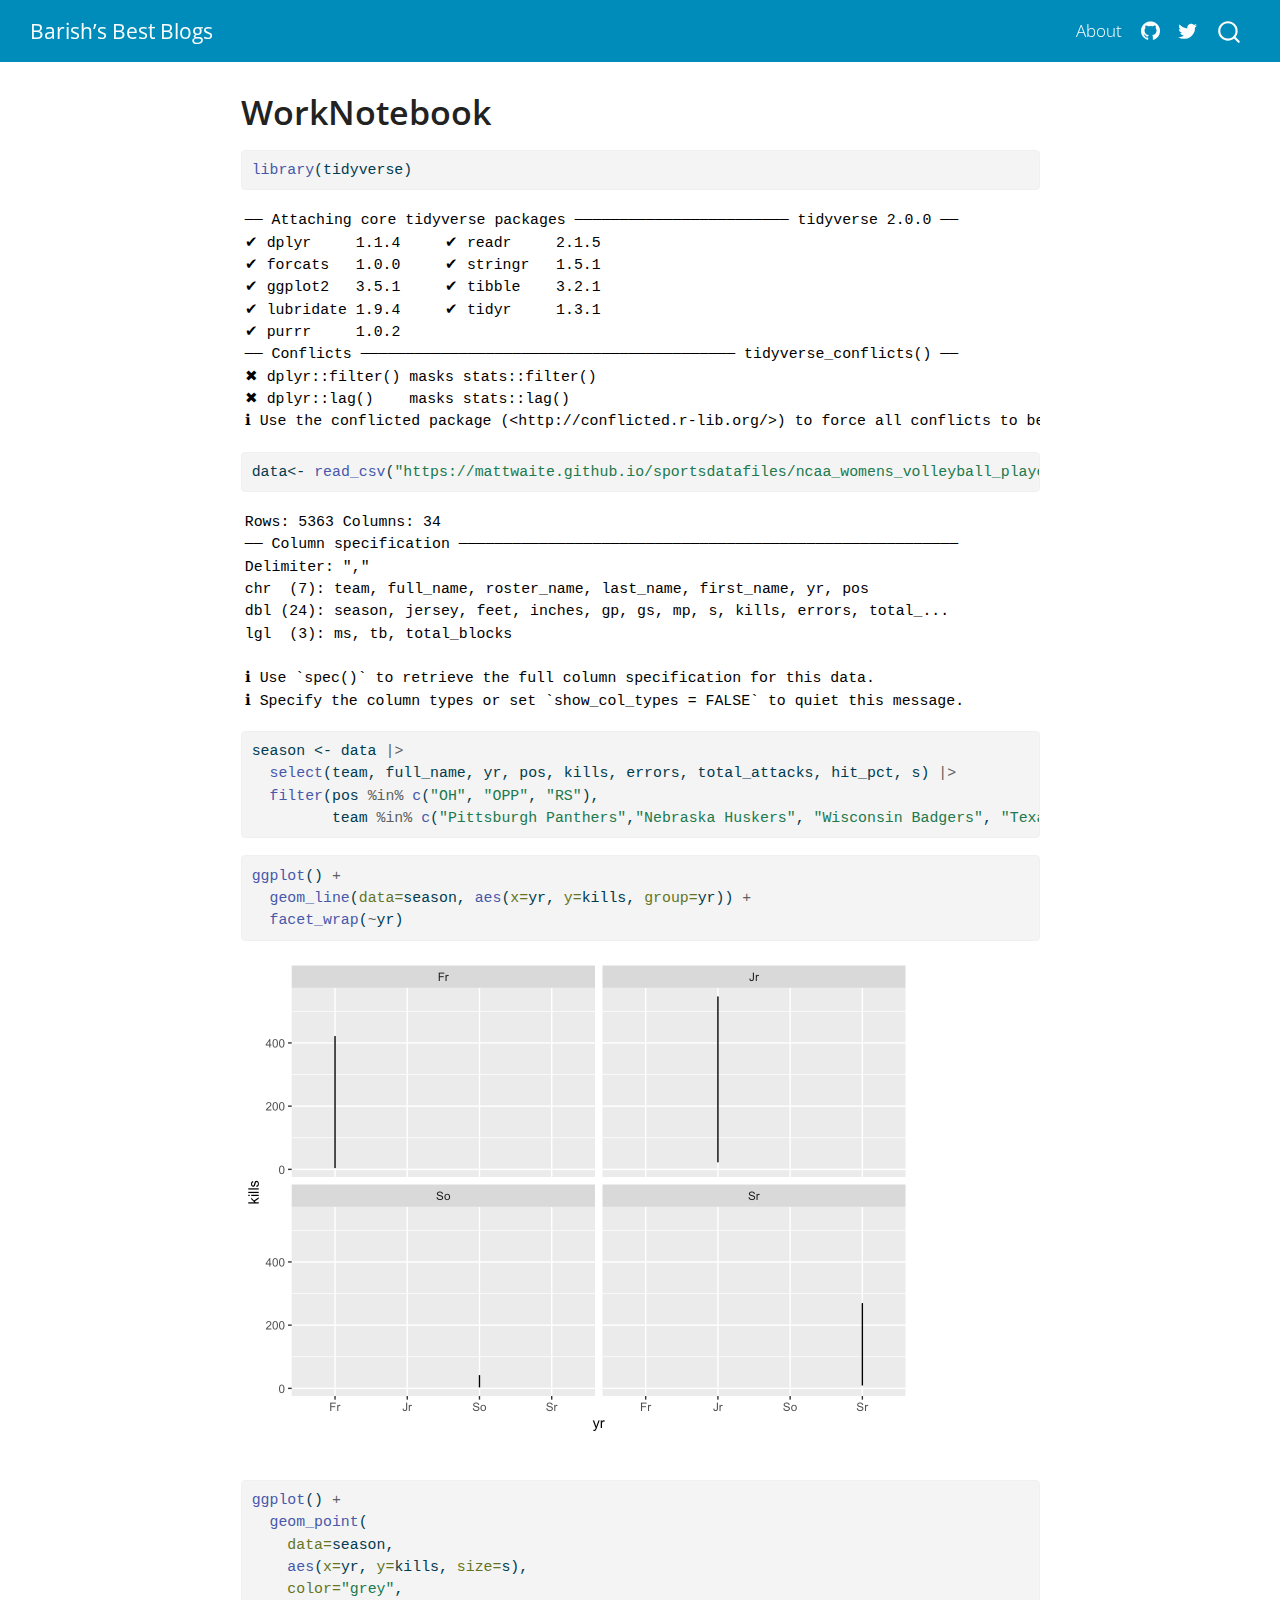
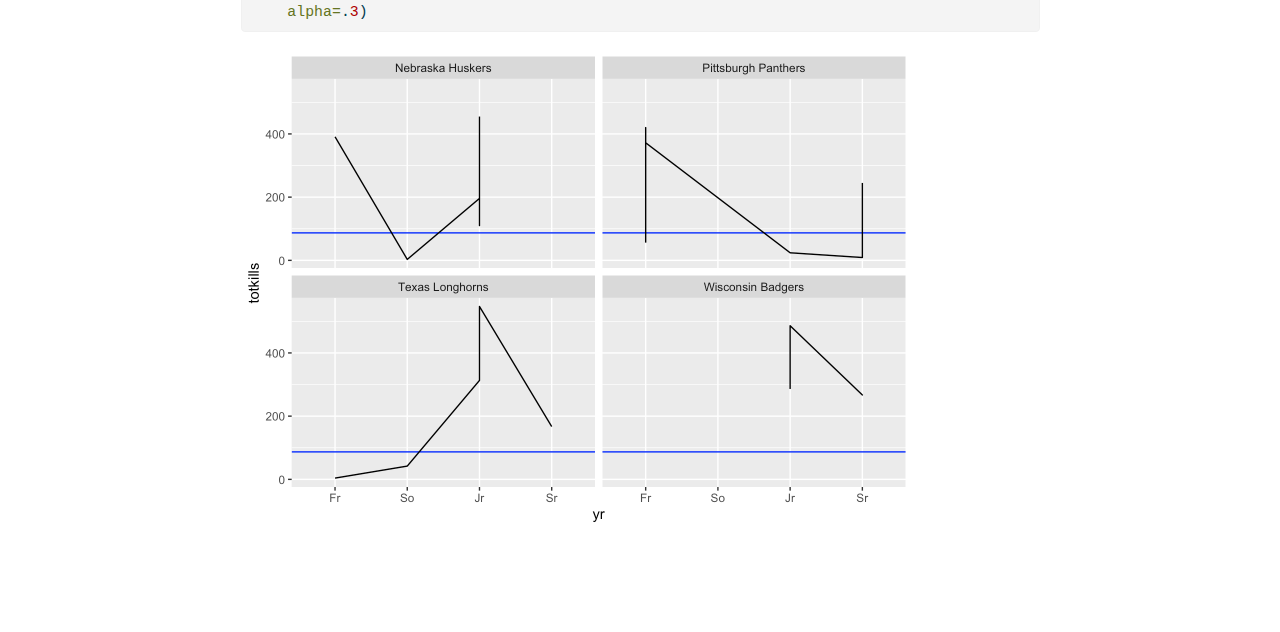
<file: WorkNotebook.html>
<!DOCTYPE html>
<html xmlns="http://www.w3.org/1999/xhtml" lang="en" xml:lang="en"><head>

<meta charset="utf-8">
<meta name="generator" content="quarto-1.6.42">

<meta name="viewport" content="width=device-width, initial-scale=1.0, user-scalable=yes">


<title>WorkNotebook – Barish’s Best Blogs</title>
<style>
code{white-space: pre-wrap;}
span.smallcaps{font-variant: small-caps;}
div.columns{display: flex; gap: min(4vw, 1.5em);}
div.column{flex: auto; overflow-x: auto;}
div.hanging-indent{margin-left: 1.5em; text-indent: -1.5em;}
ul.task-list{list-style: none;}
ul.task-list li input[type="checkbox"] {
  width: 0.8em;
  margin: 0 0.8em 0.2em -1em; /* quarto-specific, see https://github.com/quarto-dev/quarto-cli/issues/4556 */ 
  vertical-align: middle;
}
/* CSS for syntax highlighting */
pre > code.sourceCode { white-space: pre; position: relative; }
pre > code.sourceCode > span { line-height: 1.25; }
pre > code.sourceCode > span:empty { height: 1.2em; }
.sourceCode { overflow: visible; }
code.sourceCode > span { color: inherit; text-decoration: inherit; }
div.sourceCode { margin: 1em 0; }
pre.sourceCode { margin: 0; }
@media screen {
div.sourceCode { overflow: auto; }
}
@media print {
pre > code.sourceCode { white-space: pre-wrap; }
pre > code.sourceCode > span { display: inline-block; text-indent: -5em; padding-left: 5em; }
}
pre.numberSource code
  { counter-reset: source-line 0; }
pre.numberSource code > span
  { position: relative; left: -4em; counter-increment: source-line; }
pre.numberSource code > span > a:first-child::before
  { content: counter(source-line);
    position: relative; left: -1em; text-align: right; vertical-align: baseline;
    border: none; display: inline-block;
    -webkit-touch-callout: none; -webkit-user-select: none;
    -khtml-user-select: none; -moz-user-select: none;
    -ms-user-select: none; user-select: none;
    padding: 0 4px; width: 4em;
  }
pre.numberSource { margin-left: 3em;  padding-left: 4px; }
div.sourceCode
  {   }
@media screen {
pre > code.sourceCode > span > a:first-child::before { text-decoration: underline; }
}
</style>


<script src="site_libs/quarto-nav/quarto-nav.js"></script>
<script src="site_libs/quarto-nav/headroom.min.js"></script>
<script src="site_libs/clipboard/clipboard.min.js"></script>
<script src="site_libs/quarto-search/autocomplete.umd.js"></script>
<script src="site_libs/quarto-search/fuse.min.js"></script>
<script src="site_libs/quarto-search/quarto-search.js"></script>
<meta name="quarto:offset" content="./">
<script src="site_libs/quarto-html/quarto.js"></script>
<script src="site_libs/quarto-html/popper.min.js"></script>
<script src="site_libs/quarto-html/tippy.umd.min.js"></script>
<script src="site_libs/quarto-html/anchor.min.js"></script>
<link href="site_libs/quarto-html/tippy.css" rel="stylesheet">
<link href="site_libs/quarto-html/quarto-syntax-highlighting-2f5df379a58b258e96c21c0638c20c03.css" rel="stylesheet" id="quarto-text-highlighting-styles">
<script src="site_libs/bootstrap/bootstrap.min.js"></script>
<link href="site_libs/bootstrap/bootstrap-icons.css" rel="stylesheet">
<link href="site_libs/bootstrap/bootstrap-6bbb2ee3340c67b6da55fdc5589aeeb3.min.css" rel="stylesheet" append-hash="true" id="quarto-bootstrap" data-mode="light">
<script id="quarto-search-options" type="application/json">{
  "location": "navbar",
  "copy-button": false,
  "collapse-after": 3,
  "panel-placement": "end",
  "type": "overlay",
  "limit": 50,
  "keyboard-shortcut": [
    "f",
    "/",
    "s"
  ],
  "show-item-context": false,
  "language": {
    "search-no-results-text": "No results",
    "search-matching-documents-text": "matching documents",
    "search-copy-link-title": "Copy link to search",
    "search-hide-matches-text": "Hide additional matches",
    "search-more-match-text": "more match in this document",
    "search-more-matches-text": "more matches in this document",
    "search-clear-button-title": "Clear",
    "search-text-placeholder": "",
    "search-detached-cancel-button-title": "Cancel",
    "search-submit-button-title": "Submit",
    "search-label": "Search"
  }
}</script>


<link rel="stylesheet" href="styles.css">
</head>

<body class="nav-fixed fullcontent">

<div id="quarto-search-results"></div>
  <header id="quarto-header" class="headroom fixed-top">
    <nav class="navbar navbar-expand-lg " data-bs-theme="dark">
      <div class="navbar-container container-fluid">
      <div class="navbar-brand-container mx-auto">
    <a class="navbar-brand" href="./index.html">
    <span class="navbar-title">Barish’s Best Blogs</span>
    </a>
  </div>
            <div id="quarto-search" class="" title="Search"></div>
          <button class="navbar-toggler" type="button" data-bs-toggle="collapse" data-bs-target="#navbarCollapse" aria-controls="navbarCollapse" role="menu" aria-expanded="false" aria-label="Toggle navigation" onclick="if (window.quartoToggleHeadroom) { window.quartoToggleHeadroom(); }">
  <span class="navbar-toggler-icon"></span>
</button>
          <div class="collapse navbar-collapse" id="navbarCollapse">
            <ul class="navbar-nav navbar-nav-scroll ms-auto">
  <li class="nav-item">
    <a class="nav-link" href="./about.html"> 
<span class="menu-text">About</span></a>
  </li>  
  <li class="nav-item compact">
    <a class="nav-link" href="https://github.com/ReilleyBarish"> <i class="bi bi-github" role="img">
</i> 
<span class="menu-text"></span></a>
  </li>  
  <li class="nav-item compact">
    <a class="nav-link" href="https://twitter.com"> <i class="bi bi-twitter" role="img">
</i> 
<span class="menu-text"></span></a>
  </li>  
</ul>
          </div> <!-- /navcollapse -->
            <div class="quarto-navbar-tools">
</div>
      </div> <!-- /container-fluid -->
    </nav>
</header>
<!-- content -->
<div id="quarto-content" class="quarto-container page-columns page-rows-contents page-layout-article page-navbar">
<!-- sidebar -->
<!-- margin-sidebar -->
    
<!-- main -->
<main class="content" id="quarto-document-content">

<header id="title-block-header" class="quarto-title-block default">
<div class="quarto-title">
<h1 class="title">WorkNotebook</h1>
</div>



<div class="quarto-title-meta">

    
  
    
  </div>
  


</header>


<div class="cell">
<div class="sourceCode cell-code" id="cb1"><pre class="sourceCode r code-with-copy"><code class="sourceCode r"><span id="cb1-1"><a href="#cb1-1" aria-hidden="true" tabindex="-1"></a><span class="fu">library</span>(tidyverse)</span></code><button title="Copy to Clipboard" class="code-copy-button"><i class="bi"></i></button></pre></div>
<div class="cell-output cell-output-stderr">
<pre><code>── Attaching core tidyverse packages ──────────────────────── tidyverse 2.0.0 ──
✔ dplyr     1.1.4     ✔ readr     2.1.5
✔ forcats   1.0.0     ✔ stringr   1.5.1
✔ ggplot2   3.5.1     ✔ tibble    3.2.1
✔ lubridate 1.9.4     ✔ tidyr     1.3.1
✔ purrr     1.0.2     
── Conflicts ────────────────────────────────────────── tidyverse_conflicts() ──
✖ dplyr::filter() masks stats::filter()
✖ dplyr::lag()    masks stats::lag()
ℹ Use the conflicted package (&lt;http://conflicted.r-lib.org/&gt;) to force all conflicts to become errors</code></pre>
</div>
</div>
<div class="cell">
<div class="sourceCode cell-code" id="cb3"><pre class="sourceCode r code-with-copy"><code class="sourceCode r"><span id="cb3-1"><a href="#cb3-1" aria-hidden="true" tabindex="-1"></a>data<span class="ot">&lt;-</span> <span class="fu">read_csv</span>(<span class="st">"https://mattwaite.github.io/sportsdatafiles/ncaa_womens_volleyball_playerstats_2023.csv"</span>)</span></code><button title="Copy to Clipboard" class="code-copy-button"><i class="bi"></i></button></pre></div>
<div class="cell-output cell-output-stderr">
<pre><code>Rows: 5363 Columns: 34
── Column specification ────────────────────────────────────────────────────────
Delimiter: ","
chr  (7): team, full_name, roster_name, last_name, first_name, yr, pos
dbl (24): season, jersey, feet, inches, gp, gs, mp, s, kills, errors, total_...
lgl  (3): ms, tb, total_blocks

ℹ Use `spec()` to retrieve the full column specification for this data.
ℹ Specify the column types or set `show_col_types = FALSE` to quiet this message.</code></pre>
</div>
</div>
<div class="cell">
<div class="sourceCode cell-code" id="cb5"><pre class="sourceCode r code-with-copy"><code class="sourceCode r"><span id="cb5-1"><a href="#cb5-1" aria-hidden="true" tabindex="-1"></a>season <span class="ot">&lt;-</span> data <span class="sc">|&gt;</span></span>
<span id="cb5-2"><a href="#cb5-2" aria-hidden="true" tabindex="-1"></a>  <span class="fu">select</span>(team, full_name, yr, pos, kills, errors, total_attacks, hit_pct, s) <span class="sc">|&gt;</span></span>
<span id="cb5-3"><a href="#cb5-3" aria-hidden="true" tabindex="-1"></a>  <span class="fu">filter</span>(pos <span class="sc">%in%</span> <span class="fu">c</span>(<span class="st">"OH"</span>, <span class="st">"OPP"</span>, <span class="st">"RS"</span>), </span>
<span id="cb5-4"><a href="#cb5-4" aria-hidden="true" tabindex="-1"></a>         team <span class="sc">%in%</span> <span class="fu">c</span>(<span class="st">"Pittsburgh Panthers"</span>,<span class="st">"Nebraska Huskers"</span>, <span class="st">"Wisconsin Badgers"</span>, <span class="st">"Texas Longhorns"</span>)) </span></code><button title="Copy to Clipboard" class="code-copy-button"><i class="bi"></i></button></pre></div>
</div>
<div class="cell">
<div class="sourceCode cell-code" id="cb6"><pre class="sourceCode r code-with-copy"><code class="sourceCode r"><span id="cb6-1"><a href="#cb6-1" aria-hidden="true" tabindex="-1"></a><span class="fu">ggplot</span>() <span class="sc">+</span> </span>
<span id="cb6-2"><a href="#cb6-2" aria-hidden="true" tabindex="-1"></a>  <span class="fu">geom_line</span>(<span class="at">data=</span>season, <span class="fu">aes</span>(<span class="at">x=</span>yr, <span class="at">y=</span>kills, <span class="at">group=</span>yr)) <span class="sc">+</span> </span>
<span id="cb6-3"><a href="#cb6-3" aria-hidden="true" tabindex="-1"></a>  <span class="fu">facet_wrap</span>(<span class="sc">~</span>yr)</span></code><button title="Copy to Clipboard" class="code-copy-button"><i class="bi"></i></button></pre></div>
<div class="cell-output-display">
<div>
<figure class="figure">
<p><img src="WorkNotebook_files/figure-html/unnamed-chunk-4-1.png" class="img-fluid figure-img" width="672"></p>
</figure>
</div>
</div>
</div>
<div class="cell">
<div class="sourceCode cell-code" id="cb7"><pre class="sourceCode r code-with-copy"><code class="sourceCode r"><span id="cb7-1"><a href="#cb7-1" aria-hidden="true" tabindex="-1"></a><span class="fu">ggplot</span>() <span class="sc">+</span> </span>
<span id="cb7-2"><a href="#cb7-2" aria-hidden="true" tabindex="-1"></a>  <span class="fu">geom_point</span>(</span>
<span id="cb7-3"><a href="#cb7-3" aria-hidden="true" tabindex="-1"></a>    <span class="at">data=</span>season, </span>
<span id="cb7-4"><a href="#cb7-4" aria-hidden="true" tabindex="-1"></a>    <span class="fu">aes</span>(<span class="at">x=</span>yr, <span class="at">y=</span>kills, <span class="at">size=</span>s), </span>
<span id="cb7-5"><a href="#cb7-5" aria-hidden="true" tabindex="-1"></a>    <span class="at">color=</span><span class="st">"grey"</span>, </span>
<span id="cb7-6"><a href="#cb7-6" aria-hidden="true" tabindex="-1"></a>    <span class="at">alpha=</span>.<span class="dv">3</span>) </span></code><button title="Copy to Clipboard" class="code-copy-button"><i class="bi"></i></button></pre></div>
<div class="cell-output-display">
<div>
<figure class="figure">
<p><img src="WorkNotebook_files/figure-html/unnamed-chunk-5-1.png" class="img-fluid figure-img" width="672"></p>
</figure>
</div>
</div>
</div>



</main> <!-- /main -->
<script id="quarto-html-after-body" type="application/javascript">
window.document.addEventListener("DOMContentLoaded", function (event) {
  const toggleBodyColorMode = (bsSheetEl) => {
    const mode = bsSheetEl.getAttribute("data-mode");
    const bodyEl = window.document.querySelector("body");
    if (mode === "dark") {
      bodyEl.classList.add("quarto-dark");
      bodyEl.classList.remove("quarto-light");
    } else {
      bodyEl.classList.add("quarto-light");
      bodyEl.classList.remove("quarto-dark");
    }
  }
  const toggleBodyColorPrimary = () => {
    const bsSheetEl = window.document.querySelector("link#quarto-bootstrap");
    if (bsSheetEl) {
      toggleBodyColorMode(bsSheetEl);
    }
  }
  toggleBodyColorPrimary();  
  const icon = "";
  const anchorJS = new window.AnchorJS();
  anchorJS.options = {
    placement: 'right',
    icon: icon
  };
  anchorJS.add('.anchored');
  const isCodeAnnotation = (el) => {
    for (const clz of el.classList) {
      if (clz.startsWith('code-annotation-')) {                     
        return true;
      }
    }
    return false;
  }
  const onCopySuccess = function(e) {
    // button target
    const button = e.trigger;
    // don't keep focus
    button.blur();
    // flash "checked"
    button.classList.add('code-copy-button-checked');
    var currentTitle = button.getAttribute("title");
    button.setAttribute("title", "Copied!");
    let tooltip;
    if (window.bootstrap) {
      button.setAttribute("data-bs-toggle", "tooltip");
      button.setAttribute("data-bs-placement", "left");
      button.setAttribute("data-bs-title", "Copied!");
      tooltip = new bootstrap.Tooltip(button, 
        { trigger: "manual", 
          customClass: "code-copy-button-tooltip",
          offset: [0, -8]});
      tooltip.show();    
    }
    setTimeout(function() {
      if (tooltip) {
        tooltip.hide();
        button.removeAttribute("data-bs-title");
        button.removeAttribute("data-bs-toggle");
        button.removeAttribute("data-bs-placement");
      }
      button.setAttribute("title", currentTitle);
      button.classList.remove('code-copy-button-checked');
    }, 1000);
    // clear code selection
    e.clearSelection();
  }
  const getTextToCopy = function(trigger) {
      const codeEl = trigger.previousElementSibling.cloneNode(true);
      for (const childEl of codeEl.children) {
        if (isCodeAnnotation(childEl)) {
          childEl.remove();
        }
      }
      return codeEl.innerText;
  }
  const clipboard = new window.ClipboardJS('.code-copy-button:not([data-in-quarto-modal])', {
    text: getTextToCopy
  });
  clipboard.on('success', onCopySuccess);
  if (window.document.getElementById('quarto-embedded-source-code-modal')) {
    const clipboardModal = new window.ClipboardJS('.code-copy-button[data-in-quarto-modal]', {
      text: getTextToCopy,
      container: window.document.getElementById('quarto-embedded-source-code-modal')
    });
    clipboardModal.on('success', onCopySuccess);
  }
    var localhostRegex = new RegExp(/^(?:http|https):\/\/localhost\:?[0-9]*\//);
    var mailtoRegex = new RegExp(/^mailto:/);
      var filterRegex = new RegExp('/' + window.location.host + '/');
    var isInternal = (href) => {
        return filterRegex.test(href) || localhostRegex.test(href) || mailtoRegex.test(href);
    }
    // Inspect non-navigation links and adorn them if external
 	var links = window.document.querySelectorAll('a[href]:not(.nav-link):not(.navbar-brand):not(.toc-action):not(.sidebar-link):not(.sidebar-item-toggle):not(.pagination-link):not(.no-external):not([aria-hidden]):not(.dropdown-item):not(.quarto-navigation-tool):not(.about-link)');
    for (var i=0; i<links.length; i++) {
      const link = links[i];
      if (!isInternal(link.href)) {
        // undo the damage that might have been done by quarto-nav.js in the case of
        // links that we want to consider external
        if (link.dataset.originalHref !== undefined) {
          link.href = link.dataset.originalHref;
        }
      }
    }
  function tippyHover(el, contentFn, onTriggerFn, onUntriggerFn) {
    const config = {
      allowHTML: true,
      maxWidth: 500,
      delay: 100,
      arrow: false,
      appendTo: function(el) {
          return el.parentElement;
      },
      interactive: true,
      interactiveBorder: 10,
      theme: 'quarto',
      placement: 'bottom-start',
    };
    if (contentFn) {
      config.content = contentFn;
    }
    if (onTriggerFn) {
      config.onTrigger = onTriggerFn;
    }
    if (onUntriggerFn) {
      config.onUntrigger = onUntriggerFn;
    }
    window.tippy(el, config); 
  }
  const noterefs = window.document.querySelectorAll('a[role="doc-noteref"]');
  for (var i=0; i<noterefs.length; i++) {
    const ref = noterefs[i];
    tippyHover(ref, function() {
      // use id or data attribute instead here
      let href = ref.getAttribute('data-footnote-href') || ref.getAttribute('href');
      try { href = new URL(href).hash; } catch {}
      const id = href.replace(/^#\/?/, "");
      const note = window.document.getElementById(id);
      if (note) {
        return note.innerHTML;
      } else {
        return "";
      }
    });
  }
  const xrefs = window.document.querySelectorAll('a.quarto-xref');
  const processXRef = (id, note) => {
    // Strip column container classes
    const stripColumnClz = (el) => {
      el.classList.remove("page-full", "page-columns");
      if (el.children) {
        for (const child of el.children) {
          stripColumnClz(child);
        }
      }
    }
    stripColumnClz(note)
    if (id === null || id.startsWith('sec-')) {
      // Special case sections, only their first couple elements
      const container = document.createElement("div");
      if (note.children && note.children.length > 2) {
        container.appendChild(note.children[0].cloneNode(true));
        for (let i = 1; i < note.children.length; i++) {
          const child = note.children[i];
          if (child.tagName === "P" && child.innerText === "") {
            continue;
          } else {
            container.appendChild(child.cloneNode(true));
            break;
          }
        }
        if (window.Quarto?.typesetMath) {
          window.Quarto.typesetMath(container);
        }
        return container.innerHTML
      } else {
        if (window.Quarto?.typesetMath) {
          window.Quarto.typesetMath(note);
        }
        return note.innerHTML;
      }
    } else {
      // Remove any anchor links if they are present
      const anchorLink = note.querySelector('a.anchorjs-link');
      if (anchorLink) {
        anchorLink.remove();
      }
      if (window.Quarto?.typesetMath) {
        window.Quarto.typesetMath(note);
      }
      if (note.classList.contains("callout")) {
        return note.outerHTML;
      } else {
        return note.innerHTML;
      }
    }
  }
  for (var i=0; i<xrefs.length; i++) {
    const xref = xrefs[i];
    tippyHover(xref, undefined, function(instance) {
      instance.disable();
      let url = xref.getAttribute('href');
      let hash = undefined; 
      if (url.startsWith('#')) {
        hash = url;
      } else {
        try { hash = new URL(url).hash; } catch {}
      }
      if (hash) {
        const id = hash.replace(/^#\/?/, "");
        const note = window.document.getElementById(id);
        if (note !== null) {
          try {
            const html = processXRef(id, note.cloneNode(true));
            instance.setContent(html);
          } finally {
            instance.enable();
            instance.show();
          }
        } else {
          // See if we can fetch this
          fetch(url.split('#')[0])
          .then(res => res.text())
          .then(html => {
            const parser = new DOMParser();
            const htmlDoc = parser.parseFromString(html, "text/html");
            const note = htmlDoc.getElementById(id);
            if (note !== null) {
              const html = processXRef(id, note);
              instance.setContent(html);
            } 
          }).finally(() => {
            instance.enable();
            instance.show();
          });
        }
      } else {
        // See if we can fetch a full url (with no hash to target)
        // This is a special case and we should probably do some content thinning / targeting
        fetch(url)
        .then(res => res.text())
        .then(html => {
          const parser = new DOMParser();
          const htmlDoc = parser.parseFromString(html, "text/html");
          const note = htmlDoc.querySelector('main.content');
          if (note !== null) {
            // This should only happen for chapter cross references
            // (since there is no id in the URL)
            // remove the first header
            if (note.children.length > 0 && note.children[0].tagName === "HEADER") {
              note.children[0].remove();
            }
            const html = processXRef(null, note);
            instance.setContent(html);
          } 
        }).finally(() => {
          instance.enable();
          instance.show();
        });
      }
    }, function(instance) {
    });
  }
      let selectedAnnoteEl;
      const selectorForAnnotation = ( cell, annotation) => {
        let cellAttr = 'data-code-cell="' + cell + '"';
        let lineAttr = 'data-code-annotation="' +  annotation + '"';
        const selector = 'span[' + cellAttr + '][' + lineAttr + ']';
        return selector;
      }
      const selectCodeLines = (annoteEl) => {
        const doc = window.document;
        const targetCell = annoteEl.getAttribute("data-target-cell");
        const targetAnnotation = annoteEl.getAttribute("data-target-annotation");
        const annoteSpan = window.document.querySelector(selectorForAnnotation(targetCell, targetAnnotation));
        const lines = annoteSpan.getAttribute("data-code-lines").split(",");
        const lineIds = lines.map((line) => {
          return targetCell + "-" + line;
        })
        let top = null;
        let height = null;
        let parent = null;
        if (lineIds.length > 0) {
            //compute the position of the single el (top and bottom and make a div)
            const el = window.document.getElementById(lineIds[0]);
            top = el.offsetTop;
            height = el.offsetHeight;
            parent = el.parentElement.parentElement;
          if (lineIds.length > 1) {
            const lastEl = window.document.getElementById(lineIds[lineIds.length - 1]);
            const bottom = lastEl.offsetTop + lastEl.offsetHeight;
            height = bottom - top;
          }
          if (top !== null && height !== null && parent !== null) {
            // cook up a div (if necessary) and position it 
            let div = window.document.getElementById("code-annotation-line-highlight");
            if (div === null) {
              div = window.document.createElement("div");
              div.setAttribute("id", "code-annotation-line-highlight");
              div.style.position = 'absolute';
              parent.appendChild(div);
            }
            div.style.top = top - 2 + "px";
            div.style.height = height + 4 + "px";
            div.style.left = 0;
            let gutterDiv = window.document.getElementById("code-annotation-line-highlight-gutter");
            if (gutterDiv === null) {
              gutterDiv = window.document.createElement("div");
              gutterDiv.setAttribute("id", "code-annotation-line-highlight-gutter");
              gutterDiv.style.position = 'absolute';
              const codeCell = window.document.getElementById(targetCell);
              const gutter = codeCell.querySelector('.code-annotation-gutter');
              gutter.appendChild(gutterDiv);
            }
            gutterDiv.style.top = top - 2 + "px";
            gutterDiv.style.height = height + 4 + "px";
          }
          selectedAnnoteEl = annoteEl;
        }
      };
      const unselectCodeLines = () => {
        const elementsIds = ["code-annotation-line-highlight", "code-annotation-line-highlight-gutter"];
        elementsIds.forEach((elId) => {
          const div = window.document.getElementById(elId);
          if (div) {
            div.remove();
          }
        });
        selectedAnnoteEl = undefined;
      };
        // Handle positioning of the toggle
    window.addEventListener(
      "resize",
      throttle(() => {
        elRect = undefined;
        if (selectedAnnoteEl) {
          selectCodeLines(selectedAnnoteEl);
        }
      }, 10)
    );
    function throttle(fn, ms) {
    let throttle = false;
    let timer;
      return (...args) => {
        if(!throttle) { // first call gets through
            fn.apply(this, args);
            throttle = true;
        } else { // all the others get throttled
            if(timer) clearTimeout(timer); // cancel #2
            timer = setTimeout(() => {
              fn.apply(this, args);
              timer = throttle = false;
            }, ms);
        }
      };
    }
      // Attach click handler to the DT
      const annoteDls = window.document.querySelectorAll('dt[data-target-cell]');
      for (const annoteDlNode of annoteDls) {
        annoteDlNode.addEventListener('click', (event) => {
          const clickedEl = event.target;
          if (clickedEl !== selectedAnnoteEl) {
            unselectCodeLines();
            const activeEl = window.document.querySelector('dt[data-target-cell].code-annotation-active');
            if (activeEl) {
              activeEl.classList.remove('code-annotation-active');
            }
            selectCodeLines(clickedEl);
            clickedEl.classList.add('code-annotation-active');
          } else {
            // Unselect the line
            unselectCodeLines();
            clickedEl.classList.remove('code-annotation-active');
          }
        });
      }
  const findCites = (el) => {
    const parentEl = el.parentElement;
    if (parentEl) {
      const cites = parentEl.dataset.cites;
      if (cites) {
        return {
          el,
          cites: cites.split(' ')
        };
      } else {
        return findCites(el.parentElement)
      }
    } else {
      return undefined;
    }
  };
  var bibliorefs = window.document.querySelectorAll('a[role="doc-biblioref"]');
  for (var i=0; i<bibliorefs.length; i++) {
    const ref = bibliorefs[i];
    const citeInfo = findCites(ref);
    if (citeInfo) {
      tippyHover(citeInfo.el, function() {
        var popup = window.document.createElement('div');
        citeInfo.cites.forEach(function(cite) {
          var citeDiv = window.document.createElement('div');
          citeDiv.classList.add('hanging-indent');
          citeDiv.classList.add('csl-entry');
          var biblioDiv = window.document.getElementById('ref-' + cite);
          if (biblioDiv) {
            citeDiv.innerHTML = biblioDiv.innerHTML;
          }
          popup.appendChild(citeDiv);
        });
        return popup.innerHTML;
      });
    }
  }
});
</script>
</div> <!-- /content -->




</body></html>
</file>
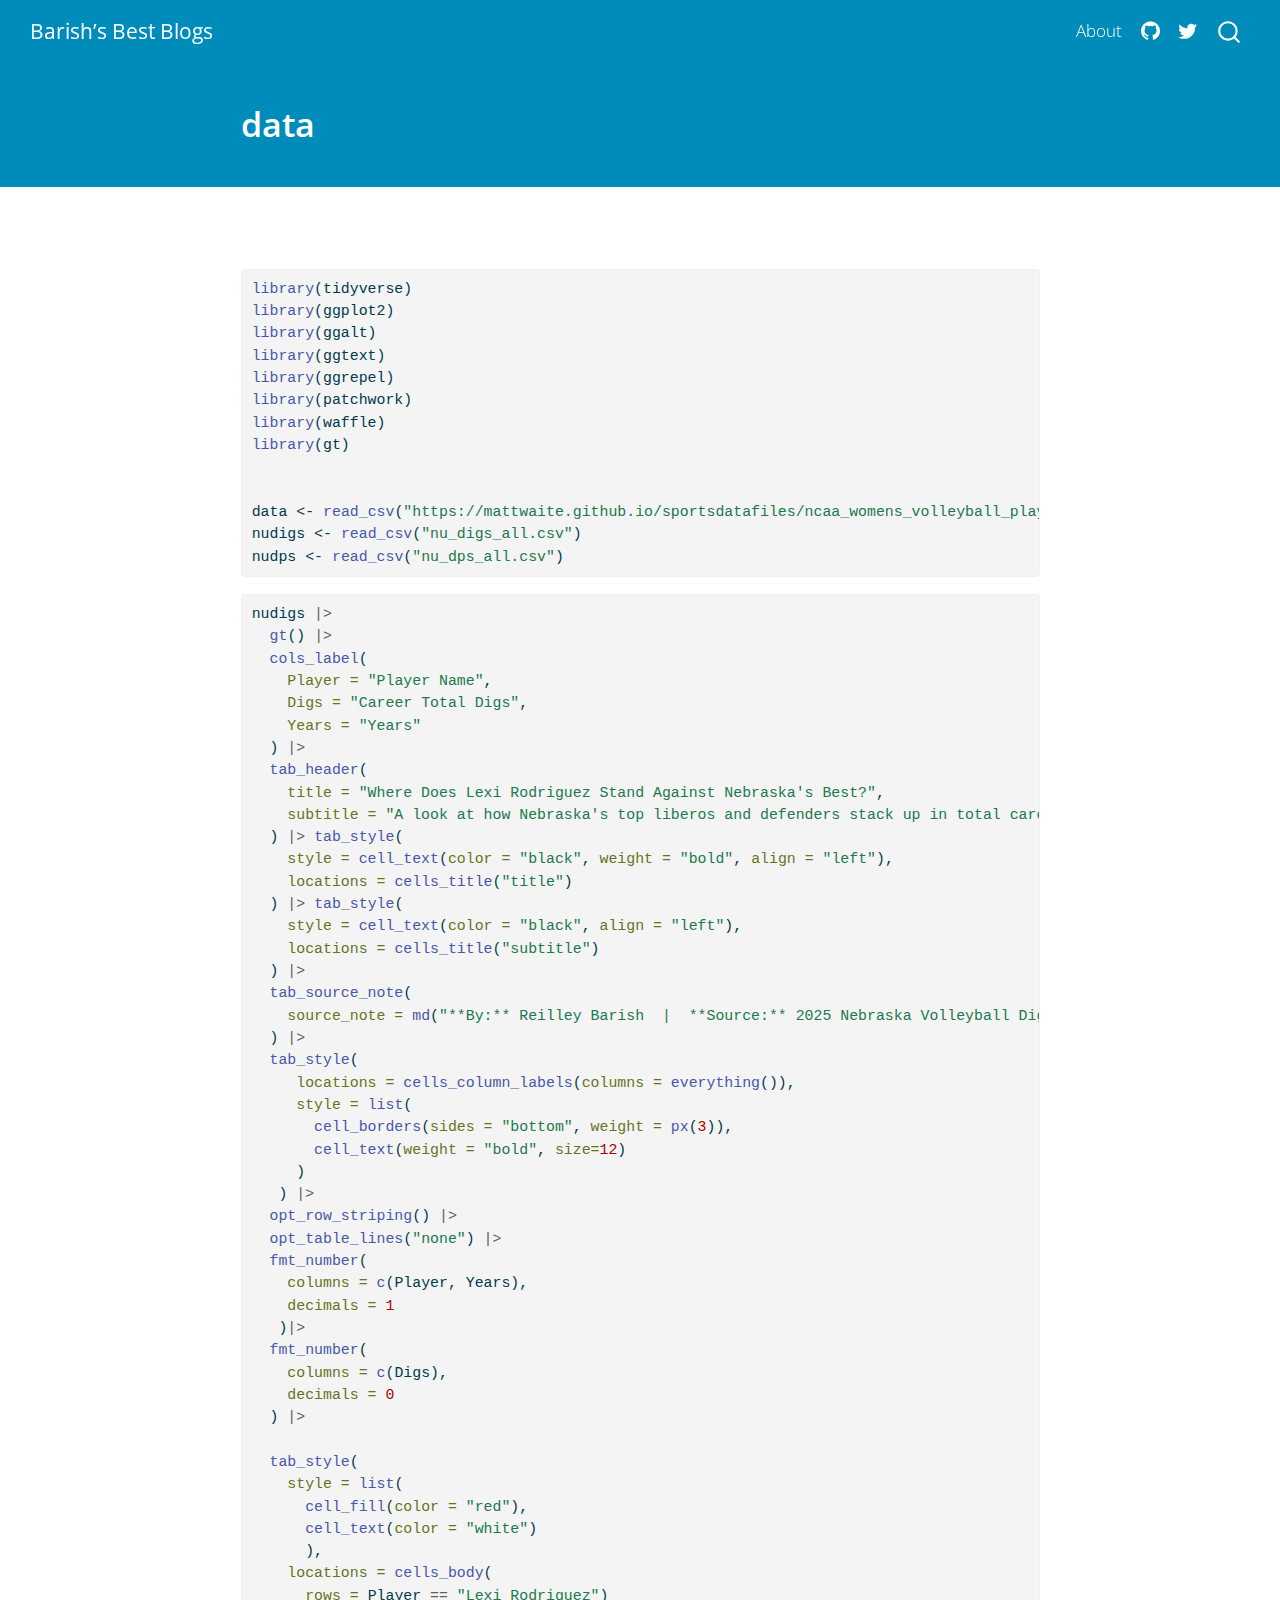
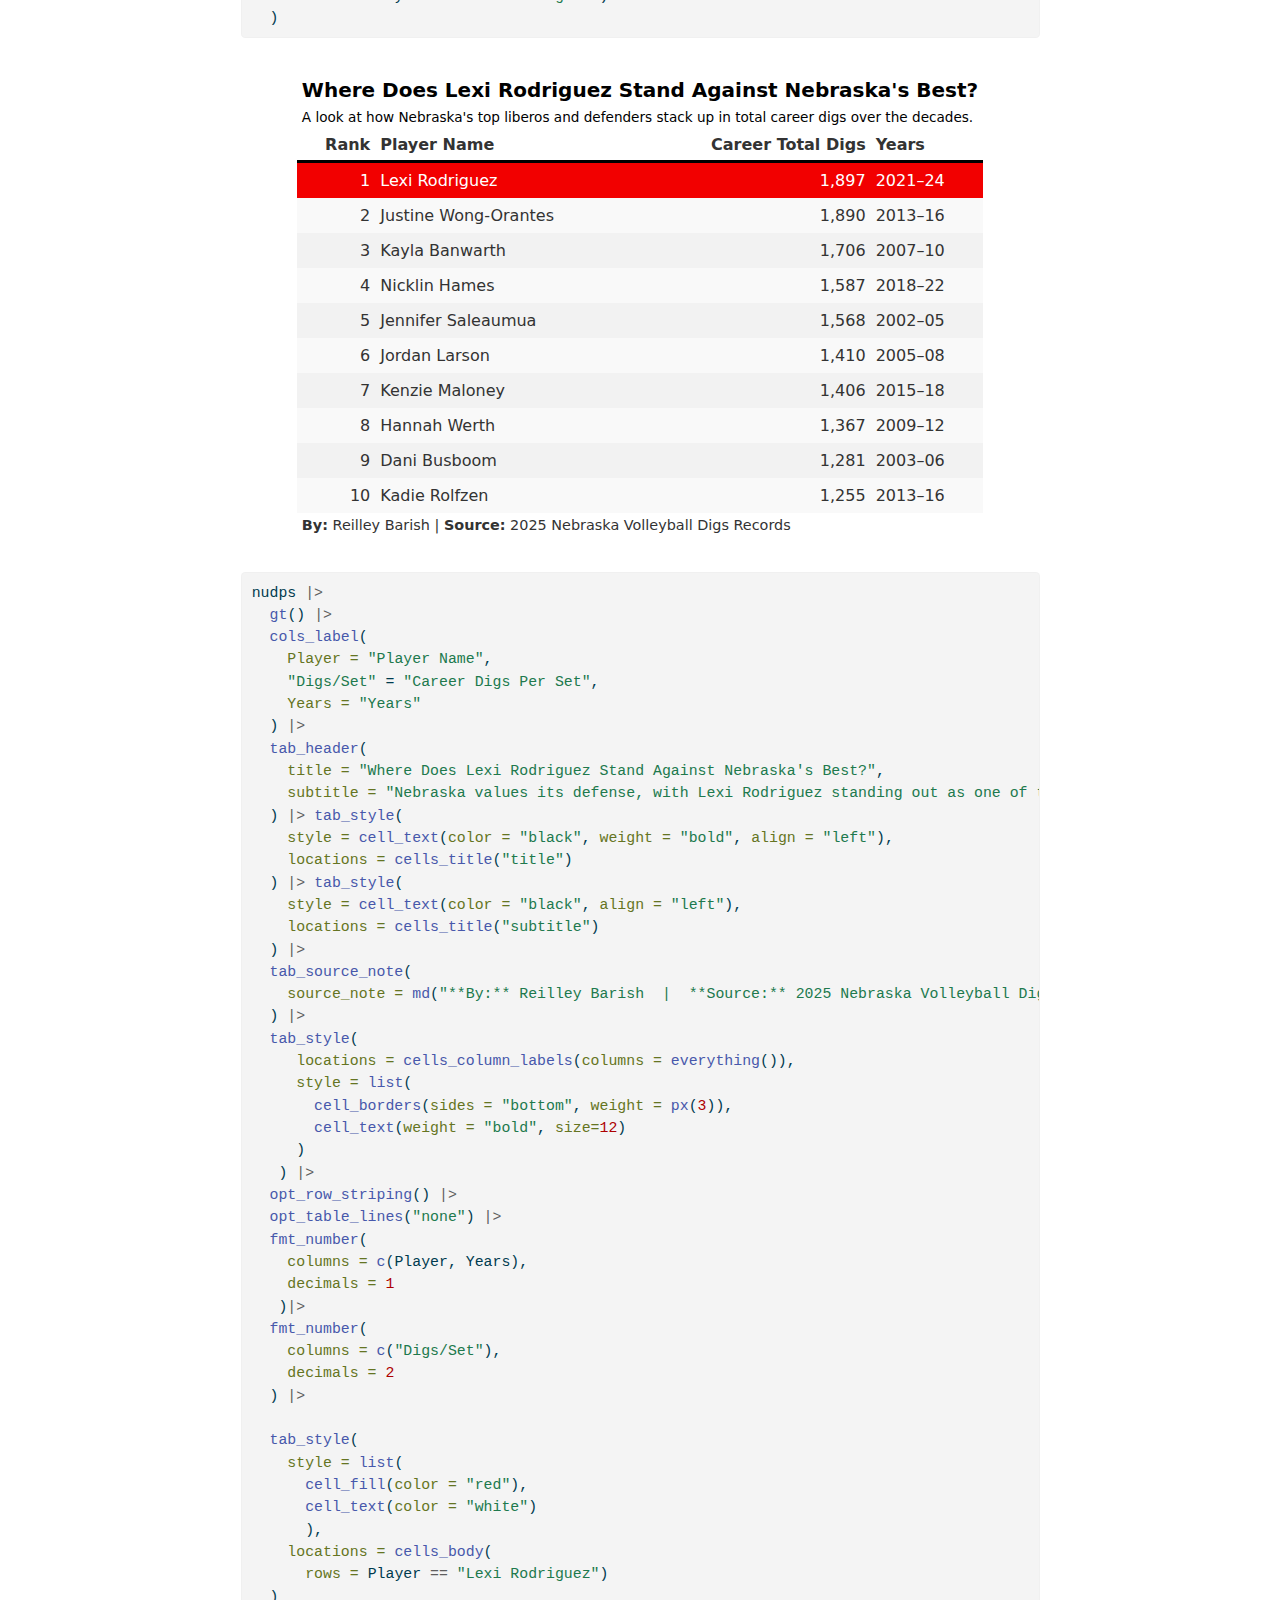
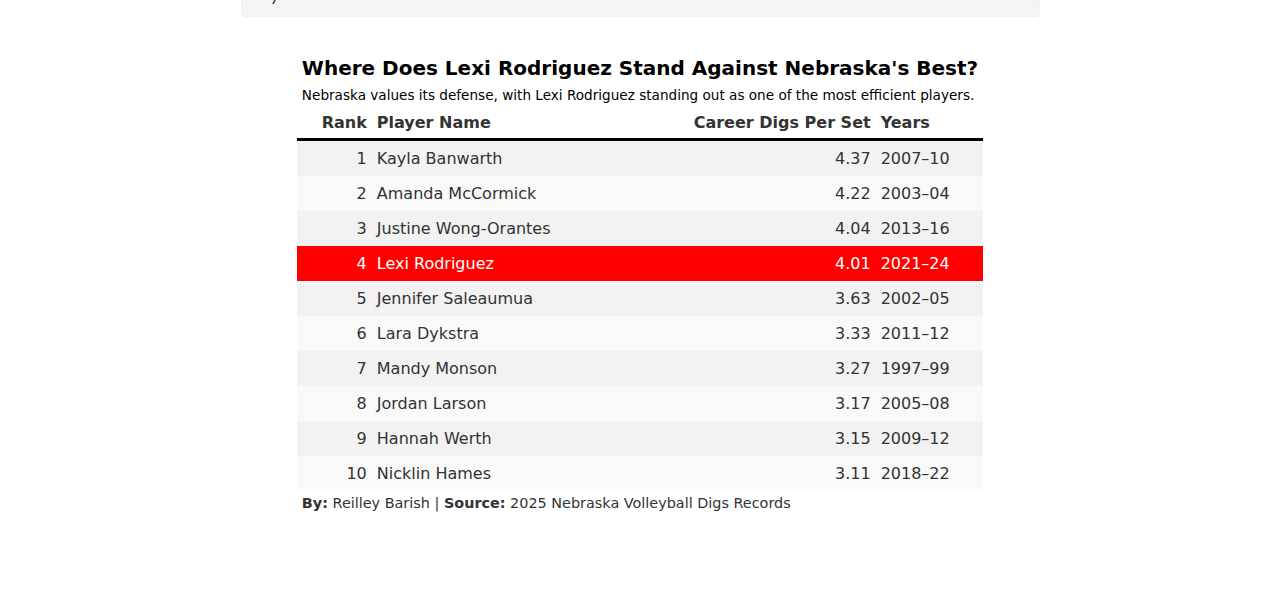
<file: posts/volleyball-lexi-rodriguez/data.html>
<!DOCTYPE html>
<html xmlns="http://www.w3.org/1999/xhtml" lang="en" xml:lang="en"><head>

<meta charset="utf-8">
<meta name="generator" content="quarto-1.6.42">

<meta name="viewport" content="width=device-width, initial-scale=1.0, user-scalable=yes">


<title>data – Barish’s Best Blogs</title>
<style>
code{white-space: pre-wrap;}
span.smallcaps{font-variant: small-caps;}
div.columns{display: flex; gap: min(4vw, 1.5em);}
div.column{flex: auto; overflow-x: auto;}
div.hanging-indent{margin-left: 1.5em; text-indent: -1.5em;}
ul.task-list{list-style: none;}
ul.task-list li input[type="checkbox"] {
  width: 0.8em;
  margin: 0 0.8em 0.2em -1em; /* quarto-specific, see https://github.com/quarto-dev/quarto-cli/issues/4556 */ 
  vertical-align: middle;
}
/* CSS for syntax highlighting */
pre > code.sourceCode { white-space: pre; position: relative; }
pre > code.sourceCode > span { line-height: 1.25; }
pre > code.sourceCode > span:empty { height: 1.2em; }
.sourceCode { overflow: visible; }
code.sourceCode > span { color: inherit; text-decoration: inherit; }
div.sourceCode { margin: 1em 0; }
pre.sourceCode { margin: 0; }
@media screen {
div.sourceCode { overflow: auto; }
}
@media print {
pre > code.sourceCode { white-space: pre-wrap; }
pre > code.sourceCode > span { display: inline-block; text-indent: -5em; padding-left: 5em; }
}
pre.numberSource code
  { counter-reset: source-line 0; }
pre.numberSource code > span
  { position: relative; left: -4em; counter-increment: source-line; }
pre.numberSource code > span > a:first-child::before
  { content: counter(source-line);
    position: relative; left: -1em; text-align: right; vertical-align: baseline;
    border: none; display: inline-block;
    -webkit-touch-callout: none; -webkit-user-select: none;
    -khtml-user-select: none; -moz-user-select: none;
    -ms-user-select: none; user-select: none;
    padding: 0 4px; width: 4em;
  }
pre.numberSource { margin-left: 3em;  padding-left: 4px; }
div.sourceCode
  {   }
@media screen {
pre > code.sourceCode > span > a:first-child::before { text-decoration: underline; }
}
</style>


<script src="../../site_libs/quarto-nav/quarto-nav.js"></script>
<script src="../../site_libs/quarto-nav/headroom.min.js"></script>
<script src="../../site_libs/clipboard/clipboard.min.js"></script>
<script src="../../site_libs/quarto-search/autocomplete.umd.js"></script>
<script src="../../site_libs/quarto-search/fuse.min.js"></script>
<script src="../../site_libs/quarto-search/quarto-search.js"></script>
<meta name="quarto:offset" content="../../">
<script src="../../site_libs/quarto-html/quarto.js"></script>
<script src="../../site_libs/quarto-html/popper.min.js"></script>
<script src="../../site_libs/quarto-html/tippy.umd.min.js"></script>
<script src="../../site_libs/quarto-html/anchor.min.js"></script>
<link href="../../site_libs/quarto-html/tippy.css" rel="stylesheet">
<link href="../../site_libs/quarto-html/quarto-syntax-highlighting-2f5df379a58b258e96c21c0638c20c03.css" rel="stylesheet" id="quarto-text-highlighting-styles">
<script src="../../site_libs/bootstrap/bootstrap.min.js"></script>
<link href="../../site_libs/bootstrap/bootstrap-icons.css" rel="stylesheet">
<link href="../../site_libs/bootstrap/bootstrap-6bbb2ee3340c67b6da55fdc5589aeeb3.min.css" rel="stylesheet" append-hash="true" id="quarto-bootstrap" data-mode="light">
<script id="quarto-search-options" type="application/json">{
  "location": "navbar",
  "copy-button": false,
  "collapse-after": 3,
  "panel-placement": "end",
  "type": "overlay",
  "limit": 50,
  "keyboard-shortcut": [
    "f",
    "/",
    "s"
  ],
  "show-item-context": false,
  "language": {
    "search-no-results-text": "No results",
    "search-matching-documents-text": "matching documents",
    "search-copy-link-title": "Copy link to search",
    "search-hide-matches-text": "Hide additional matches",
    "search-more-match-text": "more match in this document",
    "search-more-matches-text": "more matches in this document",
    "search-clear-button-title": "Clear",
    "search-text-placeholder": "",
    "search-detached-cancel-button-title": "Cancel",
    "search-submit-button-title": "Submit",
    "search-label": "Search"
  }
}</script>


<link rel="stylesheet" href="../../styles.css">
</head>

<body class="nav-fixed fullcontent">

<div id="quarto-search-results"></div>
  <header id="quarto-header" class="headroom fixed-top quarto-banner">
    <nav class="navbar navbar-expand-lg " data-bs-theme="dark">
      <div class="navbar-container container-fluid">
      <div class="navbar-brand-container mx-auto">
    <a class="navbar-brand" href="../../index.html">
    <span class="navbar-title">Barish’s Best Blogs</span>
    </a>
  </div>
            <div id="quarto-search" class="" title="Search"></div>
          <button class="navbar-toggler" type="button" data-bs-toggle="collapse" data-bs-target="#navbarCollapse" aria-controls="navbarCollapse" role="menu" aria-expanded="false" aria-label="Toggle navigation" onclick="if (window.quartoToggleHeadroom) { window.quartoToggleHeadroom(); }">
  <span class="navbar-toggler-icon"></span>
</button>
          <div class="collapse navbar-collapse" id="navbarCollapse">
            <ul class="navbar-nav navbar-nav-scroll ms-auto">
  <li class="nav-item">
    <a class="nav-link" href="../../about.html"> 
<span class="menu-text">About</span></a>
  </li>  
  <li class="nav-item compact">
    <a class="nav-link" href="https://github.com/ReilleyBarish"> <i class="bi bi-github" role="img">
</i> 
<span class="menu-text"></span></a>
  </li>  
  <li class="nav-item compact">
    <a class="nav-link" href="https://twitter.com"> <i class="bi bi-twitter" role="img">
</i> 
<span class="menu-text"></span></a>
  </li>  
</ul>
          </div> <!-- /navcollapse -->
            <div class="quarto-navbar-tools">
</div>
      </div> <!-- /container-fluid -->
    </nav>
</header>
<!-- content -->
<header id="title-block-header" class="quarto-title-block default page-columns page-full">
  <div class="quarto-title-banner page-columns page-full">
    <div class="quarto-title column-body">
      <h1 class="title">data</h1>
                      </div>
  </div>
    
  
  <div class="quarto-title-meta">

      
    
      
    </div>
    
  
  </header><div id="quarto-content" class="quarto-container page-columns page-rows-contents page-layout-article page-navbar">
<!-- sidebar -->
<!-- margin-sidebar -->
    
<!-- main -->
<main class="content quarto-banner-title-block" id="quarto-document-content">





<div class="cell">
<div class="sourceCode cell-code" id="cb1"><pre class="sourceCode r code-with-copy"><code class="sourceCode r"><span id="cb1-1"><a href="#cb1-1" aria-hidden="true" tabindex="-1"></a><span class="fu">library</span>(tidyverse)</span>
<span id="cb1-2"><a href="#cb1-2" aria-hidden="true" tabindex="-1"></a><span class="fu">library</span>(ggplot2)</span>
<span id="cb1-3"><a href="#cb1-3" aria-hidden="true" tabindex="-1"></a><span class="fu">library</span>(ggalt)</span>
<span id="cb1-4"><a href="#cb1-4" aria-hidden="true" tabindex="-1"></a><span class="fu">library</span>(ggtext)</span>
<span id="cb1-5"><a href="#cb1-5" aria-hidden="true" tabindex="-1"></a><span class="fu">library</span>(ggrepel)</span>
<span id="cb1-6"><a href="#cb1-6" aria-hidden="true" tabindex="-1"></a><span class="fu">library</span>(patchwork)</span>
<span id="cb1-7"><a href="#cb1-7" aria-hidden="true" tabindex="-1"></a><span class="fu">library</span>(waffle)</span>
<span id="cb1-8"><a href="#cb1-8" aria-hidden="true" tabindex="-1"></a><span class="fu">library</span>(gt)</span>
<span id="cb1-9"><a href="#cb1-9" aria-hidden="true" tabindex="-1"></a></span>
<span id="cb1-10"><a href="#cb1-10" aria-hidden="true" tabindex="-1"></a></span>
<span id="cb1-11"><a href="#cb1-11" aria-hidden="true" tabindex="-1"></a>data <span class="ot">&lt;-</span> <span class="fu">read_csv</span>(<span class="st">"https://mattwaite.github.io/sportsdatafiles/ncaa_womens_volleyball_players_2124.csv"</span>)</span>
<span id="cb1-12"><a href="#cb1-12" aria-hidden="true" tabindex="-1"></a>nudigs <span class="ot">&lt;-</span> <span class="fu">read_csv</span>(<span class="st">"nu_digs_all.csv"</span>)</span>
<span id="cb1-13"><a href="#cb1-13" aria-hidden="true" tabindex="-1"></a>nudps <span class="ot">&lt;-</span> <span class="fu">read_csv</span>(<span class="st">"nu_dps_all.csv"</span>)</span></code><button title="Copy to Clipboard" class="code-copy-button"><i class="bi"></i></button></pre></div>
</div>
<div class="cell">
<div class="sourceCode cell-code" id="cb2"><pre class="sourceCode r code-with-copy"><code class="sourceCode r"><span id="cb2-1"><a href="#cb2-1" aria-hidden="true" tabindex="-1"></a>nudigs <span class="sc">|&gt;</span> </span>
<span id="cb2-2"><a href="#cb2-2" aria-hidden="true" tabindex="-1"></a>  <span class="fu">gt</span>() <span class="sc">|&gt;</span> </span>
<span id="cb2-3"><a href="#cb2-3" aria-hidden="true" tabindex="-1"></a>  <span class="fu">cols_label</span>(</span>
<span id="cb2-4"><a href="#cb2-4" aria-hidden="true" tabindex="-1"></a>    <span class="at">Player =</span> <span class="st">"Player Name"</span>,</span>
<span id="cb2-5"><a href="#cb2-5" aria-hidden="true" tabindex="-1"></a>    <span class="at">Digs =</span> <span class="st">"Career Total Digs"</span>,</span>
<span id="cb2-6"><a href="#cb2-6" aria-hidden="true" tabindex="-1"></a>    <span class="at">Years =</span> <span class="st">"Years"</span></span>
<span id="cb2-7"><a href="#cb2-7" aria-hidden="true" tabindex="-1"></a>  ) <span class="sc">|&gt;</span></span>
<span id="cb2-8"><a href="#cb2-8" aria-hidden="true" tabindex="-1"></a>  <span class="fu">tab_header</span>(</span>
<span id="cb2-9"><a href="#cb2-9" aria-hidden="true" tabindex="-1"></a>    <span class="at">title =</span> <span class="st">"Where Does Lexi Rodriguez Stand Against Nebraska's Best?"</span>,</span>
<span id="cb2-10"><a href="#cb2-10" aria-hidden="true" tabindex="-1"></a>    <span class="at">subtitle =</span> <span class="st">"A look at how Nebraska's top liberos and defenders stack up in total career digs over the decades."</span></span>
<span id="cb2-11"><a href="#cb2-11" aria-hidden="true" tabindex="-1"></a>  ) <span class="sc">|&gt;</span> <span class="fu">tab_style</span>(</span>
<span id="cb2-12"><a href="#cb2-12" aria-hidden="true" tabindex="-1"></a>    <span class="at">style =</span> <span class="fu">cell_text</span>(<span class="at">color =</span> <span class="st">"black"</span>, <span class="at">weight =</span> <span class="st">"bold"</span>, <span class="at">align =</span> <span class="st">"left"</span>),</span>
<span id="cb2-13"><a href="#cb2-13" aria-hidden="true" tabindex="-1"></a>    <span class="at">locations =</span> <span class="fu">cells_title</span>(<span class="st">"title"</span>)</span>
<span id="cb2-14"><a href="#cb2-14" aria-hidden="true" tabindex="-1"></a>  ) <span class="sc">|&gt;</span> <span class="fu">tab_style</span>(</span>
<span id="cb2-15"><a href="#cb2-15" aria-hidden="true" tabindex="-1"></a>    <span class="at">style =</span> <span class="fu">cell_text</span>(<span class="at">color =</span> <span class="st">"black"</span>, <span class="at">align =</span> <span class="st">"left"</span>),</span>
<span id="cb2-16"><a href="#cb2-16" aria-hidden="true" tabindex="-1"></a>    <span class="at">locations =</span> <span class="fu">cells_title</span>(<span class="st">"subtitle"</span>)</span>
<span id="cb2-17"><a href="#cb2-17" aria-hidden="true" tabindex="-1"></a>  ) <span class="sc">|&gt;</span></span>
<span id="cb2-18"><a href="#cb2-18" aria-hidden="true" tabindex="-1"></a>  <span class="fu">tab_source_note</span>(</span>
<span id="cb2-19"><a href="#cb2-19" aria-hidden="true" tabindex="-1"></a>    <span class="at">source_note =</span> <span class="fu">md</span>(<span class="st">"**By:** Reilley Barish  |  **Source:** 2025 Nebraska Volleyball Digs Records"</span>)</span>
<span id="cb2-20"><a href="#cb2-20" aria-hidden="true" tabindex="-1"></a>  ) <span class="sc">|&gt;</span></span>
<span id="cb2-21"><a href="#cb2-21" aria-hidden="true" tabindex="-1"></a>  <span class="fu">tab_style</span>(</span>
<span id="cb2-22"><a href="#cb2-22" aria-hidden="true" tabindex="-1"></a>     <span class="at">locations =</span> <span class="fu">cells_column_labels</span>(<span class="at">columns =</span> <span class="fu">everything</span>()),</span>
<span id="cb2-23"><a href="#cb2-23" aria-hidden="true" tabindex="-1"></a>     <span class="at">style =</span> <span class="fu">list</span>(</span>
<span id="cb2-24"><a href="#cb2-24" aria-hidden="true" tabindex="-1"></a>       <span class="fu">cell_borders</span>(<span class="at">sides =</span> <span class="st">"bottom"</span>, <span class="at">weight =</span> <span class="fu">px</span>(<span class="dv">3</span>)),</span>
<span id="cb2-25"><a href="#cb2-25" aria-hidden="true" tabindex="-1"></a>       <span class="fu">cell_text</span>(<span class="at">weight =</span> <span class="st">"bold"</span>, <span class="at">size=</span><span class="dv">12</span>)</span>
<span id="cb2-26"><a href="#cb2-26" aria-hidden="true" tabindex="-1"></a>     )</span>
<span id="cb2-27"><a href="#cb2-27" aria-hidden="true" tabindex="-1"></a>   ) <span class="sc">|&gt;</span></span>
<span id="cb2-28"><a href="#cb2-28" aria-hidden="true" tabindex="-1"></a>  <span class="fu">opt_row_striping</span>() <span class="sc">|&gt;</span> </span>
<span id="cb2-29"><a href="#cb2-29" aria-hidden="true" tabindex="-1"></a>  <span class="fu">opt_table_lines</span>(<span class="st">"none"</span>) <span class="sc">|&gt;</span></span>
<span id="cb2-30"><a href="#cb2-30" aria-hidden="true" tabindex="-1"></a>  <span class="fu">fmt_number</span>(</span>
<span id="cb2-31"><a href="#cb2-31" aria-hidden="true" tabindex="-1"></a>    <span class="at">columns =</span> <span class="fu">c</span>(Player, Years),</span>
<span id="cb2-32"><a href="#cb2-32" aria-hidden="true" tabindex="-1"></a>    <span class="at">decimals =</span> <span class="dv">1</span></span>
<span id="cb2-33"><a href="#cb2-33" aria-hidden="true" tabindex="-1"></a>   )<span class="sc">|&gt;</span></span>
<span id="cb2-34"><a href="#cb2-34" aria-hidden="true" tabindex="-1"></a>  <span class="fu">fmt_number</span>(</span>
<span id="cb2-35"><a href="#cb2-35" aria-hidden="true" tabindex="-1"></a>    <span class="at">columns =</span> <span class="fu">c</span>(Digs),</span>
<span id="cb2-36"><a href="#cb2-36" aria-hidden="true" tabindex="-1"></a>    <span class="at">decimals =</span> <span class="dv">0</span></span>
<span id="cb2-37"><a href="#cb2-37" aria-hidden="true" tabindex="-1"></a>  ) <span class="sc">|&gt;</span></span>
<span id="cb2-38"><a href="#cb2-38" aria-hidden="true" tabindex="-1"></a>  </span>
<span id="cb2-39"><a href="#cb2-39" aria-hidden="true" tabindex="-1"></a>  <span class="fu">tab_style</span>(</span>
<span id="cb2-40"><a href="#cb2-40" aria-hidden="true" tabindex="-1"></a>    <span class="at">style =</span> <span class="fu">list</span>(</span>
<span id="cb2-41"><a href="#cb2-41" aria-hidden="true" tabindex="-1"></a>      <span class="fu">cell_fill</span>(<span class="at">color =</span> <span class="st">"red"</span>),</span>
<span id="cb2-42"><a href="#cb2-42" aria-hidden="true" tabindex="-1"></a>      <span class="fu">cell_text</span>(<span class="at">color =</span> <span class="st">"white"</span>)</span>
<span id="cb2-43"><a href="#cb2-43" aria-hidden="true" tabindex="-1"></a>      ),</span>
<span id="cb2-44"><a href="#cb2-44" aria-hidden="true" tabindex="-1"></a>    <span class="at">locations =</span> <span class="fu">cells_body</span>(</span>
<span id="cb2-45"><a href="#cb2-45" aria-hidden="true" tabindex="-1"></a>      <span class="at">rows =</span> Player <span class="sc">==</span> <span class="st">"Lexi Rodriguez"</span>)</span>
<span id="cb2-46"><a href="#cb2-46" aria-hidden="true" tabindex="-1"></a>  )</span></code><button title="Copy to Clipboard" class="code-copy-button"><i class="bi"></i></button></pre></div>
<div class="cell-output-display">
<div id="otryeyjuno" style="padding-left:0px;padding-right:0px;padding-top:10px;padding-bottom:10px;overflow-x:auto;overflow-y:auto;width:auto;height:auto;">
<style>#otryeyjuno table {
  font-family: system-ui, 'Segoe UI', Roboto, Helvetica, Arial, sans-serif, 'Apple Color Emoji', 'Segoe UI Emoji', 'Segoe UI Symbol', 'Noto Color Emoji';
  -webkit-font-smoothing: antialiased;
  -moz-osx-font-smoothing: grayscale;
}

#otryeyjuno thead, #otryeyjuno tbody, #otryeyjuno tfoot, #otryeyjuno tr, #otryeyjuno td, #otryeyjuno th {
  border-style: none;
}

#otryeyjuno p {
  margin: 0;
  padding: 0;
}

#otryeyjuno .gt_table {
  display: table;
  border-collapse: collapse;
  line-height: normal;
  margin-left: auto;
  margin-right: auto;
  color: #333333;
  font-size: 16px;
  font-weight: normal;
  font-style: normal;
  background-color: #FFFFFF;
  width: auto;
  border-top-style: none;
  border-top-width: 2px;
  border-top-color: #A8A8A8;
  border-right-style: none;
  border-right-width: 2px;
  border-right-color: #D3D3D3;
  border-bottom-style: none;
  border-bottom-width: 2px;
  border-bottom-color: #A8A8A8;
  border-left-style: none;
  border-left-width: 2px;
  border-left-color: #D3D3D3;
}

#otryeyjuno .gt_caption {
  padding-top: 4px;
  padding-bottom: 4px;
}

#otryeyjuno .gt_title {
  color: #333333;
  font-size: 125%;
  font-weight: initial;
  padding-top: 4px;
  padding-bottom: 4px;
  padding-left: 5px;
  padding-right: 5px;
  border-bottom-color: #FFFFFF;
  border-bottom-width: 0;
}

#otryeyjuno .gt_subtitle {
  color: #333333;
  font-size: 85%;
  font-weight: initial;
  padding-top: 3px;
  padding-bottom: 5px;
  padding-left: 5px;
  padding-right: 5px;
  border-top-color: #FFFFFF;
  border-top-width: 0;
}

#otryeyjuno .gt_heading {
  background-color: #FFFFFF;
  text-align: center;
  border-bottom-color: #FFFFFF;
  border-left-style: none;
  border-left-width: 1px;
  border-left-color: #D3D3D3;
  border-right-style: none;
  border-right-width: 1px;
  border-right-color: #D3D3D3;
}

#otryeyjuno .gt_bottom_border {
  border-bottom-style: none;
  border-bottom-width: 2px;
  border-bottom-color: #D3D3D3;
}

#otryeyjuno .gt_col_headings {
  border-top-style: none;
  border-top-width: 2px;
  border-top-color: #D3D3D3;
  border-bottom-style: none;
  border-bottom-width: 2px;
  border-bottom-color: #D3D3D3;
  border-left-style: none;
  border-left-width: 1px;
  border-left-color: #D3D3D3;
  border-right-style: none;
  border-right-width: 1px;
  border-right-color: #D3D3D3;
}

#otryeyjuno .gt_col_heading {
  color: #333333;
  background-color: #FFFFFF;
  font-size: 100%;
  font-weight: normal;
  text-transform: inherit;
  border-left-style: none;
  border-left-width: 1px;
  border-left-color: #D3D3D3;
  border-right-style: none;
  border-right-width: 1px;
  border-right-color: #D3D3D3;
  vertical-align: bottom;
  padding-top: 5px;
  padding-bottom: 6px;
  padding-left: 5px;
  padding-right: 5px;
  overflow-x: hidden;
}

#otryeyjuno .gt_column_spanner_outer {
  color: #333333;
  background-color: #FFFFFF;
  font-size: 100%;
  font-weight: normal;
  text-transform: inherit;
  padding-top: 0;
  padding-bottom: 0;
  padding-left: 4px;
  padding-right: 4px;
}

#otryeyjuno .gt_column_spanner_outer:first-child {
  padding-left: 0;
}

#otryeyjuno .gt_column_spanner_outer:last-child {
  padding-right: 0;
}

#otryeyjuno .gt_column_spanner {
  border-bottom-style: none;
  border-bottom-width: 2px;
  border-bottom-color: #D3D3D3;
  vertical-align: bottom;
  padding-top: 5px;
  padding-bottom: 5px;
  overflow-x: hidden;
  display: inline-block;
  width: 100%;
}

#otryeyjuno .gt_spanner_row {
  border-bottom-style: hidden;
}

#otryeyjuno .gt_group_heading {
  padding-top: 8px;
  padding-bottom: 8px;
  padding-left: 5px;
  padding-right: 5px;
  color: #333333;
  background-color: #FFFFFF;
  font-size: 100%;
  font-weight: initial;
  text-transform: inherit;
  border-top-style: none;
  border-top-width: 2px;
  border-top-color: #D3D3D3;
  border-bottom-style: none;
  border-bottom-width: 2px;
  border-bottom-color: #D3D3D3;
  border-left-style: none;
  border-left-width: 1px;
  border-left-color: #D3D3D3;
  border-right-style: none;
  border-right-width: 1px;
  border-right-color: #D3D3D3;
  vertical-align: middle;
  text-align: left;
}

#otryeyjuno .gt_empty_group_heading {
  padding: 0.5px;
  color: #333333;
  background-color: #FFFFFF;
  font-size: 100%;
  font-weight: initial;
  border-top-style: none;
  border-top-width: 2px;
  border-top-color: #D3D3D3;
  border-bottom-style: none;
  border-bottom-width: 2px;
  border-bottom-color: #D3D3D3;
  vertical-align: middle;
}

#otryeyjuno .gt_from_md > :first-child {
  margin-top: 0;
}

#otryeyjuno .gt_from_md > :last-child {
  margin-bottom: 0;
}

#otryeyjuno .gt_row {
  padding-top: 8px;
  padding-bottom: 8px;
  padding-left: 5px;
  padding-right: 5px;
  margin: 10px;
  border-top-style: none;
  border-top-width: 1px;
  border-top-color: #D3D3D3;
  border-left-style: none;
  border-left-width: 1px;
  border-left-color: #D3D3D3;
  border-right-style: none;
  border-right-width: 1px;
  border-right-color: #D3D3D3;
  vertical-align: middle;
  overflow-x: hidden;
}

#otryeyjuno .gt_stub {
  color: #333333;
  background-color: #FFFFFF;
  font-size: 100%;
  font-weight: initial;
  text-transform: inherit;
  border-right-style: none;
  border-right-width: 2px;
  border-right-color: #D3D3D3;
  padding-left: 5px;
  padding-right: 5px;
}

#otryeyjuno .gt_stub_row_group {
  color: #333333;
  background-color: #FFFFFF;
  font-size: 100%;
  font-weight: initial;
  text-transform: inherit;
  border-right-style: none;
  border-right-width: 2px;
  border-right-color: #D3D3D3;
  padding-left: 5px;
  padding-right: 5px;
  vertical-align: top;
}

#otryeyjuno .gt_row_group_first td {
  border-top-width: 2px;
}

#otryeyjuno .gt_row_group_first th {
  border-top-width: 2px;
}

#otryeyjuno .gt_summary_row {
  color: #333333;
  background-color: #FFFFFF;
  text-transform: inherit;
  padding-top: 8px;
  padding-bottom: 8px;
  padding-left: 5px;
  padding-right: 5px;
}

#otryeyjuno .gt_first_summary_row {
  border-top-style: none;
  border-top-color: #D3D3D3;
}

#otryeyjuno .gt_first_summary_row.thick {
  border-top-width: 2px;
}

#otryeyjuno .gt_last_summary_row {
  padding-top: 8px;
  padding-bottom: 8px;
  padding-left: 5px;
  padding-right: 5px;
  border-bottom-style: none;
  border-bottom-width: 2px;
  border-bottom-color: #D3D3D3;
}

#otryeyjuno .gt_grand_summary_row {
  color: #333333;
  background-color: #FFFFFF;
  text-transform: inherit;
  padding-top: 8px;
  padding-bottom: 8px;
  padding-left: 5px;
  padding-right: 5px;
}

#otryeyjuno .gt_first_grand_summary_row {
  padding-top: 8px;
  padding-bottom: 8px;
  padding-left: 5px;
  padding-right: 5px;
  border-top-style: none;
  border-top-width: 6px;
  border-top-color: #D3D3D3;
}

#otryeyjuno .gt_last_grand_summary_row_top {
  padding-top: 8px;
  padding-bottom: 8px;
  padding-left: 5px;
  padding-right: 5px;
  border-bottom-style: none;
  border-bottom-width: 6px;
  border-bottom-color: #D3D3D3;
}

#otryeyjuno .gt_striped {
  background-color: rgba(128, 128, 128, 0.05);
}

#otryeyjuno .gt_table_body {
  border-top-style: none;
  border-top-width: 2px;
  border-top-color: #D3D3D3;
  border-bottom-style: none;
  border-bottom-width: 2px;
  border-bottom-color: #D3D3D3;
}

#otryeyjuno .gt_footnotes {
  color: #333333;
  background-color: #FFFFFF;
  border-bottom-style: none;
  border-bottom-width: 2px;
  border-bottom-color: #D3D3D3;
  border-left-style: none;
  border-left-width: 2px;
  border-left-color: #D3D3D3;
  border-right-style: none;
  border-right-width: 2px;
  border-right-color: #D3D3D3;
}

#otryeyjuno .gt_footnote {
  margin: 0px;
  font-size: 90%;
  padding-top: 4px;
  padding-bottom: 4px;
  padding-left: 5px;
  padding-right: 5px;
}

#otryeyjuno .gt_sourcenotes {
  color: #333333;
  background-color: #FFFFFF;
  border-bottom-style: none;
  border-bottom-width: 2px;
  border-bottom-color: #D3D3D3;
  border-left-style: none;
  border-left-width: 2px;
  border-left-color: #D3D3D3;
  border-right-style: none;
  border-right-width: 2px;
  border-right-color: #D3D3D3;
}

#otryeyjuno .gt_sourcenote {
  font-size: 90%;
  padding-top: 4px;
  padding-bottom: 4px;
  padding-left: 5px;
  padding-right: 5px;
}

#otryeyjuno .gt_left {
  text-align: left;
}

#otryeyjuno .gt_center {
  text-align: center;
}

#otryeyjuno .gt_right {
  text-align: right;
  font-variant-numeric: tabular-nums;
}

#otryeyjuno .gt_font_normal {
  font-weight: normal;
}

#otryeyjuno .gt_font_bold {
  font-weight: bold;
}

#otryeyjuno .gt_font_italic {
  font-style: italic;
}

#otryeyjuno .gt_super {
  font-size: 65%;
}

#otryeyjuno .gt_footnote_marks {
  font-size: 75%;
  vertical-align: 0.4em;
  position: initial;
}

#otryeyjuno .gt_asterisk {
  font-size: 100%;
  vertical-align: 0;
}

#otryeyjuno .gt_indent_1 {
  text-indent: 5px;
}

#otryeyjuno .gt_indent_2 {
  text-indent: 10px;
}

#otryeyjuno .gt_indent_3 {
  text-indent: 15px;
}

#otryeyjuno .gt_indent_4 {
  text-indent: 20px;
}

#otryeyjuno .gt_indent_5 {
  text-indent: 25px;
}

#otryeyjuno .katex-display {
  display: inline-flex !important;
  margin-bottom: 0.75em !important;
}

#otryeyjuno div.Reactable > div.rt-table > div.rt-thead > div.rt-tr.rt-tr-group-header > div.rt-th-group:after {
  height: 0px !important;
}
</style>

<table class="gt_table caption-top table table-sm table-striped small" data-quarto-postprocess="true" data-quarto-disable-processing="false" data-quarto-bootstrap="false">
<thead>
<tr class="gt_heading header">
<th colspan="4" class="gt_heading gt_title gt_font_normal" style="text-align: left; color: #000000; font-weight: bold;">Where Does Lexi Rodriguez Stand Against Nebraska's Best?</th>
</tr>
<tr class="gt_heading even">
<th colspan="4" class="gt_heading gt_subtitle gt_font_normal gt_bottom_border" style="text-align: left; color: #000000;">A look at how Nebraska's top liberos and defenders stack up in total career digs over the decades.</th>
</tr>
<tr class="gt_col_headings header">
<th id="Rank" class="gt_col_heading gt_columns_bottom_border gt_right" data-quarto-table-cell-role="th" style="border-bottom-width: 3px; border-bottom-style: solid; border-bottom-color: #000000; font-size: 12; font-weight: bold" scope="col">Rank</th>
<th id="Player" class="gt_col_heading gt_columns_bottom_border gt_left" data-quarto-table-cell-role="th" style="border-bottom-width: 3px; border-bottom-style: solid; border-bottom-color: #000000; font-size: 12; font-weight: bold" scope="col">Player Name</th>
<th id="Digs" class="gt_col_heading gt_columns_bottom_border gt_right" data-quarto-table-cell-role="th" style="border-bottom-width: 3px; border-bottom-style: solid; border-bottom-color: #000000; font-size: 12; font-weight: bold" scope="col">Career Total Digs</th>
<th id="Years" class="gt_col_heading gt_columns_bottom_border gt_left" data-quarto-table-cell-role="th" style="border-bottom-width: 3px; border-bottom-style: solid; border-bottom-color: #000000; font-size: 12; font-weight: bold" scope="col">Years</th>
</tr>
</thead>
<tbody class="gt_table_body">
<tr class="odd">
<td class="gt_row gt_right" headers="Rank" style="background-color: #FF0000; color: #FFFFFF">1</td>
<td class="gt_row gt_left" headers="Player" style="background-color: #FF0000; color: #FFFFFF">Lexi Rodriguez</td>
<td class="gt_row gt_right" headers="Digs" style="background-color: #FF0000; color: #FFFFFF">1,897</td>
<td class="gt_row gt_left" headers="Years" style="background-color: #FF0000; color: #FFFFFF">2021–24</td>
</tr>
<tr class="even">
<td class="gt_row gt_right gt_striped" headers="Rank">2</td>
<td class="gt_row gt_left gt_striped" headers="Player">Justine Wong-Orantes</td>
<td class="gt_row gt_right gt_striped" headers="Digs">1,890</td>
<td class="gt_row gt_left gt_striped" headers="Years">2013–16</td>
</tr>
<tr class="odd">
<td class="gt_row gt_right" headers="Rank">3</td>
<td class="gt_row gt_left" headers="Player">Kayla Banwarth</td>
<td class="gt_row gt_right" headers="Digs">1,706</td>
<td class="gt_row gt_left" headers="Years">2007–10</td>
</tr>
<tr class="even">
<td class="gt_row gt_right gt_striped" headers="Rank">4</td>
<td class="gt_row gt_left gt_striped" headers="Player">Nicklin Hames</td>
<td class="gt_row gt_right gt_striped" headers="Digs">1,587</td>
<td class="gt_row gt_left gt_striped" headers="Years">2018–22</td>
</tr>
<tr class="odd">
<td class="gt_row gt_right" headers="Rank">5</td>
<td class="gt_row gt_left" headers="Player">Jennifer Saleaumua</td>
<td class="gt_row gt_right" headers="Digs">1,568</td>
<td class="gt_row gt_left" headers="Years">2002–05</td>
</tr>
<tr class="even">
<td class="gt_row gt_right gt_striped" headers="Rank">6</td>
<td class="gt_row gt_left gt_striped" headers="Player">Jordan Larson</td>
<td class="gt_row gt_right gt_striped" headers="Digs">1,410</td>
<td class="gt_row gt_left gt_striped" headers="Years">2005–08</td>
</tr>
<tr class="odd">
<td class="gt_row gt_right" headers="Rank">7</td>
<td class="gt_row gt_left" headers="Player">Kenzie Maloney</td>
<td class="gt_row gt_right" headers="Digs">1,406</td>
<td class="gt_row gt_left" headers="Years">2015–18</td>
</tr>
<tr class="even">
<td class="gt_row gt_right gt_striped" headers="Rank">8</td>
<td class="gt_row gt_left gt_striped" headers="Player">Hannah Werth</td>
<td class="gt_row gt_right gt_striped" headers="Digs">1,367</td>
<td class="gt_row gt_left gt_striped" headers="Years">2009–12</td>
</tr>
<tr class="odd">
<td class="gt_row gt_right" headers="Rank">9</td>
<td class="gt_row gt_left" headers="Player">Dani Busboom</td>
<td class="gt_row gt_right" headers="Digs">1,281</td>
<td class="gt_row gt_left" headers="Years">2003–06</td>
</tr>
<tr class="even">
<td class="gt_row gt_right gt_striped" headers="Rank">10</td>
<td class="gt_row gt_left gt_striped" headers="Player">Kadie Rolfzen</td>
<td class="gt_row gt_right gt_striped" headers="Digs">1,255</td>
<td class="gt_row gt_left gt_striped" headers="Years">2013–16</td>
</tr>
</tbody><tfoot class="gt_sourcenotes">
<tr class="odd">
<td colspan="4" class="gt_sourcenote"><strong>By:</strong> Reilley Barish | <strong>Source:</strong> 2025 Nebraska Volleyball Digs Records</td>
</tr>
</tfoot>

</table>

</div>
</div>
</div>
<div class="cell">
<div class="sourceCode cell-code" id="cb3"><pre class="sourceCode r code-with-copy"><code class="sourceCode r"><span id="cb3-1"><a href="#cb3-1" aria-hidden="true" tabindex="-1"></a>nudps <span class="sc">|&gt;</span> </span>
<span id="cb3-2"><a href="#cb3-2" aria-hidden="true" tabindex="-1"></a>  <span class="fu">gt</span>() <span class="sc">|&gt;</span> </span>
<span id="cb3-3"><a href="#cb3-3" aria-hidden="true" tabindex="-1"></a>  <span class="fu">cols_label</span>(</span>
<span id="cb3-4"><a href="#cb3-4" aria-hidden="true" tabindex="-1"></a>    <span class="at">Player =</span> <span class="st">"Player Name"</span>,</span>
<span id="cb3-5"><a href="#cb3-5" aria-hidden="true" tabindex="-1"></a>    <span class="st">"Digs/Set"</span> <span class="ot">=</span> <span class="st">"Career Digs Per Set"</span>,</span>
<span id="cb3-6"><a href="#cb3-6" aria-hidden="true" tabindex="-1"></a>    <span class="at">Years =</span> <span class="st">"Years"</span></span>
<span id="cb3-7"><a href="#cb3-7" aria-hidden="true" tabindex="-1"></a>  ) <span class="sc">|&gt;</span></span>
<span id="cb3-8"><a href="#cb3-8" aria-hidden="true" tabindex="-1"></a>  <span class="fu">tab_header</span>(</span>
<span id="cb3-9"><a href="#cb3-9" aria-hidden="true" tabindex="-1"></a>    <span class="at">title =</span> <span class="st">"Where Does Lexi Rodriguez Stand Against Nebraska's Best?"</span>,</span>
<span id="cb3-10"><a href="#cb3-10" aria-hidden="true" tabindex="-1"></a>    <span class="at">subtitle =</span> <span class="st">"Nebraska values its defense, with Lexi Rodriguez standing out as one of the most efficient players."</span></span>
<span id="cb3-11"><a href="#cb3-11" aria-hidden="true" tabindex="-1"></a>  ) <span class="sc">|&gt;</span> <span class="fu">tab_style</span>(</span>
<span id="cb3-12"><a href="#cb3-12" aria-hidden="true" tabindex="-1"></a>    <span class="at">style =</span> <span class="fu">cell_text</span>(<span class="at">color =</span> <span class="st">"black"</span>, <span class="at">weight =</span> <span class="st">"bold"</span>, <span class="at">align =</span> <span class="st">"left"</span>),</span>
<span id="cb3-13"><a href="#cb3-13" aria-hidden="true" tabindex="-1"></a>    <span class="at">locations =</span> <span class="fu">cells_title</span>(<span class="st">"title"</span>)</span>
<span id="cb3-14"><a href="#cb3-14" aria-hidden="true" tabindex="-1"></a>  ) <span class="sc">|&gt;</span> <span class="fu">tab_style</span>(</span>
<span id="cb3-15"><a href="#cb3-15" aria-hidden="true" tabindex="-1"></a>    <span class="at">style =</span> <span class="fu">cell_text</span>(<span class="at">color =</span> <span class="st">"black"</span>, <span class="at">align =</span> <span class="st">"left"</span>),</span>
<span id="cb3-16"><a href="#cb3-16" aria-hidden="true" tabindex="-1"></a>    <span class="at">locations =</span> <span class="fu">cells_title</span>(<span class="st">"subtitle"</span>)</span>
<span id="cb3-17"><a href="#cb3-17" aria-hidden="true" tabindex="-1"></a>  ) <span class="sc">|&gt;</span></span>
<span id="cb3-18"><a href="#cb3-18" aria-hidden="true" tabindex="-1"></a>  <span class="fu">tab_source_note</span>(</span>
<span id="cb3-19"><a href="#cb3-19" aria-hidden="true" tabindex="-1"></a>    <span class="at">source_note =</span> <span class="fu">md</span>(<span class="st">"**By:** Reilley Barish  |  **Source:** 2025 Nebraska Volleyball Digs Records"</span>)</span>
<span id="cb3-20"><a href="#cb3-20" aria-hidden="true" tabindex="-1"></a>  ) <span class="sc">|&gt;</span></span>
<span id="cb3-21"><a href="#cb3-21" aria-hidden="true" tabindex="-1"></a>  <span class="fu">tab_style</span>(</span>
<span id="cb3-22"><a href="#cb3-22" aria-hidden="true" tabindex="-1"></a>     <span class="at">locations =</span> <span class="fu">cells_column_labels</span>(<span class="at">columns =</span> <span class="fu">everything</span>()),</span>
<span id="cb3-23"><a href="#cb3-23" aria-hidden="true" tabindex="-1"></a>     <span class="at">style =</span> <span class="fu">list</span>(</span>
<span id="cb3-24"><a href="#cb3-24" aria-hidden="true" tabindex="-1"></a>       <span class="fu">cell_borders</span>(<span class="at">sides =</span> <span class="st">"bottom"</span>, <span class="at">weight =</span> <span class="fu">px</span>(<span class="dv">3</span>)),</span>
<span id="cb3-25"><a href="#cb3-25" aria-hidden="true" tabindex="-1"></a>       <span class="fu">cell_text</span>(<span class="at">weight =</span> <span class="st">"bold"</span>, <span class="at">size=</span><span class="dv">12</span>)</span>
<span id="cb3-26"><a href="#cb3-26" aria-hidden="true" tabindex="-1"></a>     )</span>
<span id="cb3-27"><a href="#cb3-27" aria-hidden="true" tabindex="-1"></a>   ) <span class="sc">|&gt;</span></span>
<span id="cb3-28"><a href="#cb3-28" aria-hidden="true" tabindex="-1"></a>  <span class="fu">opt_row_striping</span>() <span class="sc">|&gt;</span> </span>
<span id="cb3-29"><a href="#cb3-29" aria-hidden="true" tabindex="-1"></a>  <span class="fu">opt_table_lines</span>(<span class="st">"none"</span>) <span class="sc">|&gt;</span></span>
<span id="cb3-30"><a href="#cb3-30" aria-hidden="true" tabindex="-1"></a>  <span class="fu">fmt_number</span>(</span>
<span id="cb3-31"><a href="#cb3-31" aria-hidden="true" tabindex="-1"></a>    <span class="at">columns =</span> <span class="fu">c</span>(Player, Years),</span>
<span id="cb3-32"><a href="#cb3-32" aria-hidden="true" tabindex="-1"></a>    <span class="at">decimals =</span> <span class="dv">1</span></span>
<span id="cb3-33"><a href="#cb3-33" aria-hidden="true" tabindex="-1"></a>   )<span class="sc">|&gt;</span></span>
<span id="cb3-34"><a href="#cb3-34" aria-hidden="true" tabindex="-1"></a>  <span class="fu">fmt_number</span>(</span>
<span id="cb3-35"><a href="#cb3-35" aria-hidden="true" tabindex="-1"></a>    <span class="at">columns =</span> <span class="fu">c</span>(<span class="st">"Digs/Set"</span>),</span>
<span id="cb3-36"><a href="#cb3-36" aria-hidden="true" tabindex="-1"></a>    <span class="at">decimals =</span> <span class="dv">2</span></span>
<span id="cb3-37"><a href="#cb3-37" aria-hidden="true" tabindex="-1"></a>  ) <span class="sc">|&gt;</span></span>
<span id="cb3-38"><a href="#cb3-38" aria-hidden="true" tabindex="-1"></a>  </span>
<span id="cb3-39"><a href="#cb3-39" aria-hidden="true" tabindex="-1"></a>  <span class="fu">tab_style</span>(</span>
<span id="cb3-40"><a href="#cb3-40" aria-hidden="true" tabindex="-1"></a>    <span class="at">style =</span> <span class="fu">list</span>(</span>
<span id="cb3-41"><a href="#cb3-41" aria-hidden="true" tabindex="-1"></a>      <span class="fu">cell_fill</span>(<span class="at">color =</span> <span class="st">"red"</span>),</span>
<span id="cb3-42"><a href="#cb3-42" aria-hidden="true" tabindex="-1"></a>      <span class="fu">cell_text</span>(<span class="at">color =</span> <span class="st">"white"</span>)</span>
<span id="cb3-43"><a href="#cb3-43" aria-hidden="true" tabindex="-1"></a>      ),</span>
<span id="cb3-44"><a href="#cb3-44" aria-hidden="true" tabindex="-1"></a>    <span class="at">locations =</span> <span class="fu">cells_body</span>(</span>
<span id="cb3-45"><a href="#cb3-45" aria-hidden="true" tabindex="-1"></a>      <span class="at">rows =</span> Player <span class="sc">==</span> <span class="st">"Lexi Rodriguez"</span>)</span>
<span id="cb3-46"><a href="#cb3-46" aria-hidden="true" tabindex="-1"></a>  )</span></code><button title="Copy to Clipboard" class="code-copy-button"><i class="bi"></i></button></pre></div>
<div class="cell-output-display">
<div id="jakqojnwpl" style="padding-left:0px;padding-right:0px;padding-top:10px;padding-bottom:10px;overflow-x:auto;overflow-y:auto;width:auto;height:auto;">
<style>#jakqojnwpl table {
  font-family: system-ui, 'Segoe UI', Roboto, Helvetica, Arial, sans-serif, 'Apple Color Emoji', 'Segoe UI Emoji', 'Segoe UI Symbol', 'Noto Color Emoji';
  -webkit-font-smoothing: antialiased;
  -moz-osx-font-smoothing: grayscale;
}

#jakqojnwpl thead, #jakqojnwpl tbody, #jakqojnwpl tfoot, #jakqojnwpl tr, #jakqojnwpl td, #jakqojnwpl th {
  border-style: none;
}

#jakqojnwpl p {
  margin: 0;
  padding: 0;
}

#jakqojnwpl .gt_table {
  display: table;
  border-collapse: collapse;
  line-height: normal;
  margin-left: auto;
  margin-right: auto;
  color: #333333;
  font-size: 16px;
  font-weight: normal;
  font-style: normal;
  background-color: #FFFFFF;
  width: auto;
  border-top-style: none;
  border-top-width: 2px;
  border-top-color: #A8A8A8;
  border-right-style: none;
  border-right-width: 2px;
  border-right-color: #D3D3D3;
  border-bottom-style: none;
  border-bottom-width: 2px;
  border-bottom-color: #A8A8A8;
  border-left-style: none;
  border-left-width: 2px;
  border-left-color: #D3D3D3;
}

#jakqojnwpl .gt_caption {
  padding-top: 4px;
  padding-bottom: 4px;
}

#jakqojnwpl .gt_title {
  color: #333333;
  font-size: 125%;
  font-weight: initial;
  padding-top: 4px;
  padding-bottom: 4px;
  padding-left: 5px;
  padding-right: 5px;
  border-bottom-color: #FFFFFF;
  border-bottom-width: 0;
}

#jakqojnwpl .gt_subtitle {
  color: #333333;
  font-size: 85%;
  font-weight: initial;
  padding-top: 3px;
  padding-bottom: 5px;
  padding-left: 5px;
  padding-right: 5px;
  border-top-color: #FFFFFF;
  border-top-width: 0;
}

#jakqojnwpl .gt_heading {
  background-color: #FFFFFF;
  text-align: center;
  border-bottom-color: #FFFFFF;
  border-left-style: none;
  border-left-width: 1px;
  border-left-color: #D3D3D3;
  border-right-style: none;
  border-right-width: 1px;
  border-right-color: #D3D3D3;
}

#jakqojnwpl .gt_bottom_border {
  border-bottom-style: none;
  border-bottom-width: 2px;
  border-bottom-color: #D3D3D3;
}

#jakqojnwpl .gt_col_headings {
  border-top-style: none;
  border-top-width: 2px;
  border-top-color: #D3D3D3;
  border-bottom-style: none;
  border-bottom-width: 2px;
  border-bottom-color: #D3D3D3;
  border-left-style: none;
  border-left-width: 1px;
  border-left-color: #D3D3D3;
  border-right-style: none;
  border-right-width: 1px;
  border-right-color: #D3D3D3;
}

#jakqojnwpl .gt_col_heading {
  color: #333333;
  background-color: #FFFFFF;
  font-size: 100%;
  font-weight: normal;
  text-transform: inherit;
  border-left-style: none;
  border-left-width: 1px;
  border-left-color: #D3D3D3;
  border-right-style: none;
  border-right-width: 1px;
  border-right-color: #D3D3D3;
  vertical-align: bottom;
  padding-top: 5px;
  padding-bottom: 6px;
  padding-left: 5px;
  padding-right: 5px;
  overflow-x: hidden;
}

#jakqojnwpl .gt_column_spanner_outer {
  color: #333333;
  background-color: #FFFFFF;
  font-size: 100%;
  font-weight: normal;
  text-transform: inherit;
  padding-top: 0;
  padding-bottom: 0;
  padding-left: 4px;
  padding-right: 4px;
}

#jakqojnwpl .gt_column_spanner_outer:first-child {
  padding-left: 0;
}

#jakqojnwpl .gt_column_spanner_outer:last-child {
  padding-right: 0;
}

#jakqojnwpl .gt_column_spanner {
  border-bottom-style: none;
  border-bottom-width: 2px;
  border-bottom-color: #D3D3D3;
  vertical-align: bottom;
  padding-top: 5px;
  padding-bottom: 5px;
  overflow-x: hidden;
  display: inline-block;
  width: 100%;
}

#jakqojnwpl .gt_spanner_row {
  border-bottom-style: hidden;
}

#jakqojnwpl .gt_group_heading {
  padding-top: 8px;
  padding-bottom: 8px;
  padding-left: 5px;
  padding-right: 5px;
  color: #333333;
  background-color: #FFFFFF;
  font-size: 100%;
  font-weight: initial;
  text-transform: inherit;
  border-top-style: none;
  border-top-width: 2px;
  border-top-color: #D3D3D3;
  border-bottom-style: none;
  border-bottom-width: 2px;
  border-bottom-color: #D3D3D3;
  border-left-style: none;
  border-left-width: 1px;
  border-left-color: #D3D3D3;
  border-right-style: none;
  border-right-width: 1px;
  border-right-color: #D3D3D3;
  vertical-align: middle;
  text-align: left;
}

#jakqojnwpl .gt_empty_group_heading {
  padding: 0.5px;
  color: #333333;
  background-color: #FFFFFF;
  font-size: 100%;
  font-weight: initial;
  border-top-style: none;
  border-top-width: 2px;
  border-top-color: #D3D3D3;
  border-bottom-style: none;
  border-bottom-width: 2px;
  border-bottom-color: #D3D3D3;
  vertical-align: middle;
}

#jakqojnwpl .gt_from_md > :first-child {
  margin-top: 0;
}

#jakqojnwpl .gt_from_md > :last-child {
  margin-bottom: 0;
}

#jakqojnwpl .gt_row {
  padding-top: 8px;
  padding-bottom: 8px;
  padding-left: 5px;
  padding-right: 5px;
  margin: 10px;
  border-top-style: none;
  border-top-width: 1px;
  border-top-color: #D3D3D3;
  border-left-style: none;
  border-left-width: 1px;
  border-left-color: #D3D3D3;
  border-right-style: none;
  border-right-width: 1px;
  border-right-color: #D3D3D3;
  vertical-align: middle;
  overflow-x: hidden;
}

#jakqojnwpl .gt_stub {
  color: #333333;
  background-color: #FFFFFF;
  font-size: 100%;
  font-weight: initial;
  text-transform: inherit;
  border-right-style: none;
  border-right-width: 2px;
  border-right-color: #D3D3D3;
  padding-left: 5px;
  padding-right: 5px;
}

#jakqojnwpl .gt_stub_row_group {
  color: #333333;
  background-color: #FFFFFF;
  font-size: 100%;
  font-weight: initial;
  text-transform: inherit;
  border-right-style: none;
  border-right-width: 2px;
  border-right-color: #D3D3D3;
  padding-left: 5px;
  padding-right: 5px;
  vertical-align: top;
}

#jakqojnwpl .gt_row_group_first td {
  border-top-width: 2px;
}

#jakqojnwpl .gt_row_group_first th {
  border-top-width: 2px;
}

#jakqojnwpl .gt_summary_row {
  color: #333333;
  background-color: #FFFFFF;
  text-transform: inherit;
  padding-top: 8px;
  padding-bottom: 8px;
  padding-left: 5px;
  padding-right: 5px;
}

#jakqojnwpl .gt_first_summary_row {
  border-top-style: none;
  border-top-color: #D3D3D3;
}

#jakqojnwpl .gt_first_summary_row.thick {
  border-top-width: 2px;
}

#jakqojnwpl .gt_last_summary_row {
  padding-top: 8px;
  padding-bottom: 8px;
  padding-left: 5px;
  padding-right: 5px;
  border-bottom-style: none;
  border-bottom-width: 2px;
  border-bottom-color: #D3D3D3;
}

#jakqojnwpl .gt_grand_summary_row {
  color: #333333;
  background-color: #FFFFFF;
  text-transform: inherit;
  padding-top: 8px;
  padding-bottom: 8px;
  padding-left: 5px;
  padding-right: 5px;
}

#jakqojnwpl .gt_first_grand_summary_row {
  padding-top: 8px;
  padding-bottom: 8px;
  padding-left: 5px;
  padding-right: 5px;
  border-top-style: none;
  border-top-width: 6px;
  border-top-color: #D3D3D3;
}

#jakqojnwpl .gt_last_grand_summary_row_top {
  padding-top: 8px;
  padding-bottom: 8px;
  padding-left: 5px;
  padding-right: 5px;
  border-bottom-style: none;
  border-bottom-width: 6px;
  border-bottom-color: #D3D3D3;
}

#jakqojnwpl .gt_striped {
  background-color: rgba(128, 128, 128, 0.05);
}

#jakqojnwpl .gt_table_body {
  border-top-style: none;
  border-top-width: 2px;
  border-top-color: #D3D3D3;
  border-bottom-style: none;
  border-bottom-width: 2px;
  border-bottom-color: #D3D3D3;
}

#jakqojnwpl .gt_footnotes {
  color: #333333;
  background-color: #FFFFFF;
  border-bottom-style: none;
  border-bottom-width: 2px;
  border-bottom-color: #D3D3D3;
  border-left-style: none;
  border-left-width: 2px;
  border-left-color: #D3D3D3;
  border-right-style: none;
  border-right-width: 2px;
  border-right-color: #D3D3D3;
}

#jakqojnwpl .gt_footnote {
  margin: 0px;
  font-size: 90%;
  padding-top: 4px;
  padding-bottom: 4px;
  padding-left: 5px;
  padding-right: 5px;
}

#jakqojnwpl .gt_sourcenotes {
  color: #333333;
  background-color: #FFFFFF;
  border-bottom-style: none;
  border-bottom-width: 2px;
  border-bottom-color: #D3D3D3;
  border-left-style: none;
  border-left-width: 2px;
  border-left-color: #D3D3D3;
  border-right-style: none;
  border-right-width: 2px;
  border-right-color: #D3D3D3;
}

#jakqojnwpl .gt_sourcenote {
  font-size: 90%;
  padding-top: 4px;
  padding-bottom: 4px;
  padding-left: 5px;
  padding-right: 5px;
}

#jakqojnwpl .gt_left {
  text-align: left;
}

#jakqojnwpl .gt_center {
  text-align: center;
}

#jakqojnwpl .gt_right {
  text-align: right;
  font-variant-numeric: tabular-nums;
}

#jakqojnwpl .gt_font_normal {
  font-weight: normal;
}

#jakqojnwpl .gt_font_bold {
  font-weight: bold;
}

#jakqojnwpl .gt_font_italic {
  font-style: italic;
}

#jakqojnwpl .gt_super {
  font-size: 65%;
}

#jakqojnwpl .gt_footnote_marks {
  font-size: 75%;
  vertical-align: 0.4em;
  position: initial;
}

#jakqojnwpl .gt_asterisk {
  font-size: 100%;
  vertical-align: 0;
}

#jakqojnwpl .gt_indent_1 {
  text-indent: 5px;
}

#jakqojnwpl .gt_indent_2 {
  text-indent: 10px;
}

#jakqojnwpl .gt_indent_3 {
  text-indent: 15px;
}

#jakqojnwpl .gt_indent_4 {
  text-indent: 20px;
}

#jakqojnwpl .gt_indent_5 {
  text-indent: 25px;
}

#jakqojnwpl .katex-display {
  display: inline-flex !important;
  margin-bottom: 0.75em !important;
}

#jakqojnwpl div.Reactable > div.rt-table > div.rt-thead > div.rt-tr.rt-tr-group-header > div.rt-th-group:after {
  height: 0px !important;
}
</style>

<table class="gt_table caption-top table table-sm table-striped small" data-quarto-postprocess="true" data-quarto-disable-processing="false" data-quarto-bootstrap="false">
<thead>
<tr class="gt_heading header">
<th colspan="4" class="gt_heading gt_title gt_font_normal" style="text-align: left; color: #000000; font-weight: bold;">Where Does Lexi Rodriguez Stand Against Nebraska's Best?</th>
</tr>
<tr class="gt_heading even">
<th colspan="4" class="gt_heading gt_subtitle gt_font_normal gt_bottom_border" style="text-align: left; color: #000000;">Nebraska values its defense, with Lexi Rodriguez standing out as one of the most efficient players.</th>
</tr>
<tr class="gt_col_headings header">
<th id="Rank" class="gt_col_heading gt_columns_bottom_border gt_right" data-quarto-table-cell-role="th" style="border-bottom-width: 3px; border-bottom-style: solid; border-bottom-color: #000000; font-size: 12; font-weight: bold" scope="col">Rank</th>
<th id="Player" class="gt_col_heading gt_columns_bottom_border gt_left" data-quarto-table-cell-role="th" style="border-bottom-width: 3px; border-bottom-style: solid; border-bottom-color: #000000; font-size: 12; font-weight: bold" scope="col">Player Name</th>
<th id="Digs/Set" class="gt_col_heading gt_columns_bottom_border gt_right" data-quarto-table-cell-role="th" style="border-bottom-width: 3px; border-bottom-style: solid; border-bottom-color: #000000; font-size: 12; font-weight: bold" scope="col">Career Digs Per Set</th>
<th id="Years" class="gt_col_heading gt_columns_bottom_border gt_left" data-quarto-table-cell-role="th" style="border-bottom-width: 3px; border-bottom-style: solid; border-bottom-color: #000000; font-size: 12; font-weight: bold" scope="col">Years</th>
</tr>
</thead>
<tbody class="gt_table_body">
<tr class="odd">
<td class="gt_row gt_right" headers="Rank">1</td>
<td class="gt_row gt_left" headers="Player">Kayla Banwarth</td>
<td class="gt_row gt_right" headers="Digs/Set">4.37</td>
<td class="gt_row gt_left" headers="Years">2007–10</td>
</tr>
<tr class="even">
<td class="gt_row gt_right gt_striped" headers="Rank">2</td>
<td class="gt_row gt_left gt_striped" headers="Player">Amanda McCormick</td>
<td class="gt_row gt_right gt_striped" headers="Digs/Set">4.22</td>
<td class="gt_row gt_left gt_striped" headers="Years">2003–04</td>
</tr>
<tr class="odd">
<td class="gt_row gt_right" headers="Rank">3</td>
<td class="gt_row gt_left" headers="Player">Justine Wong-Orantes</td>
<td class="gt_row gt_right" headers="Digs/Set">4.04</td>
<td class="gt_row gt_left" headers="Years">2013–16</td>
</tr>
<tr class="even">
<td class="gt_row gt_right gt_striped" headers="Rank" style="background-color: #FF0000; color: #FFFFFF">4</td>
<td class="gt_row gt_left gt_striped" headers="Player" style="background-color: #FF0000; color: #FFFFFF">Lexi Rodriguez</td>
<td class="gt_row gt_right gt_striped" headers="Digs/Set" style="background-color: #FF0000; color: #FFFFFF">4.01</td>
<td class="gt_row gt_left gt_striped" headers="Years" style="background-color: #FF0000; color: #FFFFFF">2021–24</td>
</tr>
<tr class="odd">
<td class="gt_row gt_right" headers="Rank">5</td>
<td class="gt_row gt_left" headers="Player">Jennifer Saleaumua</td>
<td class="gt_row gt_right" headers="Digs/Set">3.63</td>
<td class="gt_row gt_left" headers="Years">2002–05</td>
</tr>
<tr class="even">
<td class="gt_row gt_right gt_striped" headers="Rank">6</td>
<td class="gt_row gt_left gt_striped" headers="Player">Lara Dykstra</td>
<td class="gt_row gt_right gt_striped" headers="Digs/Set">3.33</td>
<td class="gt_row gt_left gt_striped" headers="Years">2011–12</td>
</tr>
<tr class="odd">
<td class="gt_row gt_right" headers="Rank">7</td>
<td class="gt_row gt_left" headers="Player">Mandy Monson</td>
<td class="gt_row gt_right" headers="Digs/Set">3.27</td>
<td class="gt_row gt_left" headers="Years">1997–99</td>
</tr>
<tr class="even">
<td class="gt_row gt_right gt_striped" headers="Rank">8</td>
<td class="gt_row gt_left gt_striped" headers="Player">Jordan Larson</td>
<td class="gt_row gt_right gt_striped" headers="Digs/Set">3.17</td>
<td class="gt_row gt_left gt_striped" headers="Years">2005–08</td>
</tr>
<tr class="odd">
<td class="gt_row gt_right" headers="Rank">9</td>
<td class="gt_row gt_left" headers="Player">Hannah Werth</td>
<td class="gt_row gt_right" headers="Digs/Set">3.15</td>
<td class="gt_row gt_left" headers="Years">2009–12</td>
</tr>
<tr class="even">
<td class="gt_row gt_right gt_striped" headers="Rank">10</td>
<td class="gt_row gt_left gt_striped" headers="Player">Nicklin Hames</td>
<td class="gt_row gt_right gt_striped" headers="Digs/Set">3.11</td>
<td class="gt_row gt_left gt_striped" headers="Years">2018–22</td>
</tr>
</tbody><tfoot class="gt_sourcenotes">
<tr class="odd">
<td colspan="4" class="gt_sourcenote"><strong>By:</strong> Reilley Barish | <strong>Source:</strong> 2025 Nebraska Volleyball Digs Records</td>
</tr>
</tfoot>

</table>

</div>
</div>
</div>



</main> <!-- /main -->
<script id="quarto-html-after-body" type="application/javascript">
window.document.addEventListener("DOMContentLoaded", function (event) {
  const toggleBodyColorMode = (bsSheetEl) => {
    const mode = bsSheetEl.getAttribute("data-mode");
    const bodyEl = window.document.querySelector("body");
    if (mode === "dark") {
      bodyEl.classList.add("quarto-dark");
      bodyEl.classList.remove("quarto-light");
    } else {
      bodyEl.classList.add("quarto-light");
      bodyEl.classList.remove("quarto-dark");
    }
  }
  const toggleBodyColorPrimary = () => {
    const bsSheetEl = window.document.querySelector("link#quarto-bootstrap");
    if (bsSheetEl) {
      toggleBodyColorMode(bsSheetEl);
    }
  }
  toggleBodyColorPrimary();  
  const icon = "";
  const anchorJS = new window.AnchorJS();
  anchorJS.options = {
    placement: 'right',
    icon: icon
  };
  anchorJS.add('.anchored');
  const isCodeAnnotation = (el) => {
    for (const clz of el.classList) {
      if (clz.startsWith('code-annotation-')) {                     
        return true;
      }
    }
    return false;
  }
  const onCopySuccess = function(e) {
    // button target
    const button = e.trigger;
    // don't keep focus
    button.blur();
    // flash "checked"
    button.classList.add('code-copy-button-checked');
    var currentTitle = button.getAttribute("title");
    button.setAttribute("title", "Copied!");
    let tooltip;
    if (window.bootstrap) {
      button.setAttribute("data-bs-toggle", "tooltip");
      button.setAttribute("data-bs-placement", "left");
      button.setAttribute("data-bs-title", "Copied!");
      tooltip = new bootstrap.Tooltip(button, 
        { trigger: "manual", 
          customClass: "code-copy-button-tooltip",
          offset: [0, -8]});
      tooltip.show();    
    }
    setTimeout(function() {
      if (tooltip) {
        tooltip.hide();
        button.removeAttribute("data-bs-title");
        button.removeAttribute("data-bs-toggle");
        button.removeAttribute("data-bs-placement");
      }
      button.setAttribute("title", currentTitle);
      button.classList.remove('code-copy-button-checked');
    }, 1000);
    // clear code selection
    e.clearSelection();
  }
  const getTextToCopy = function(trigger) {
      const codeEl = trigger.previousElementSibling.cloneNode(true);
      for (const childEl of codeEl.children) {
        if (isCodeAnnotation(childEl)) {
          childEl.remove();
        }
      }
      return codeEl.innerText;
  }
  const clipboard = new window.ClipboardJS('.code-copy-button:not([data-in-quarto-modal])', {
    text: getTextToCopy
  });
  clipboard.on('success', onCopySuccess);
  if (window.document.getElementById('quarto-embedded-source-code-modal')) {
    const clipboardModal = new window.ClipboardJS('.code-copy-button[data-in-quarto-modal]', {
      text: getTextToCopy,
      container: window.document.getElementById('quarto-embedded-source-code-modal')
    });
    clipboardModal.on('success', onCopySuccess);
  }
    var localhostRegex = new RegExp(/^(?:http|https):\/\/localhost\:?[0-9]*\//);
    var mailtoRegex = new RegExp(/^mailto:/);
      var filterRegex = new RegExp('/' + window.location.host + '/');
    var isInternal = (href) => {
        return filterRegex.test(href) || localhostRegex.test(href) || mailtoRegex.test(href);
    }
    // Inspect non-navigation links and adorn them if external
 	var links = window.document.querySelectorAll('a[href]:not(.nav-link):not(.navbar-brand):not(.toc-action):not(.sidebar-link):not(.sidebar-item-toggle):not(.pagination-link):not(.no-external):not([aria-hidden]):not(.dropdown-item):not(.quarto-navigation-tool):not(.about-link)');
    for (var i=0; i<links.length; i++) {
      const link = links[i];
      if (!isInternal(link.href)) {
        // undo the damage that might have been done by quarto-nav.js in the case of
        // links that we want to consider external
        if (link.dataset.originalHref !== undefined) {
          link.href = link.dataset.originalHref;
        }
      }
    }
  function tippyHover(el, contentFn, onTriggerFn, onUntriggerFn) {
    const config = {
      allowHTML: true,
      maxWidth: 500,
      delay: 100,
      arrow: false,
      appendTo: function(el) {
          return el.parentElement;
      },
      interactive: true,
      interactiveBorder: 10,
      theme: 'quarto',
      placement: 'bottom-start',
    };
    if (contentFn) {
      config.content = contentFn;
    }
    if (onTriggerFn) {
      config.onTrigger = onTriggerFn;
    }
    if (onUntriggerFn) {
      config.onUntrigger = onUntriggerFn;
    }
    window.tippy(el, config); 
  }
  const noterefs = window.document.querySelectorAll('a[role="doc-noteref"]');
  for (var i=0; i<noterefs.length; i++) {
    const ref = noterefs[i];
    tippyHover(ref, function() {
      // use id or data attribute instead here
      let href = ref.getAttribute('data-footnote-href') || ref.getAttribute('href');
      try { href = new URL(href).hash; } catch {}
      const id = href.replace(/^#\/?/, "");
      const note = window.document.getElementById(id);
      if (note) {
        return note.innerHTML;
      } else {
        return "";
      }
    });
  }
  const xrefs = window.document.querySelectorAll('a.quarto-xref');
  const processXRef = (id, note) => {
    // Strip column container classes
    const stripColumnClz = (el) => {
      el.classList.remove("page-full", "page-columns");
      if (el.children) {
        for (const child of el.children) {
          stripColumnClz(child);
        }
      }
    }
    stripColumnClz(note)
    if (id === null || id.startsWith('sec-')) {
      // Special case sections, only their first couple elements
      const container = document.createElement("div");
      if (note.children && note.children.length > 2) {
        container.appendChild(note.children[0].cloneNode(true));
        for (let i = 1; i < note.children.length; i++) {
          const child = note.children[i];
          if (child.tagName === "P" && child.innerText === "") {
            continue;
          } else {
            container.appendChild(child.cloneNode(true));
            break;
          }
        }
        if (window.Quarto?.typesetMath) {
          window.Quarto.typesetMath(container);
        }
        return container.innerHTML
      } else {
        if (window.Quarto?.typesetMath) {
          window.Quarto.typesetMath(note);
        }
        return note.innerHTML;
      }
    } else {
      // Remove any anchor links if they are present
      const anchorLink = note.querySelector('a.anchorjs-link');
      if (anchorLink) {
        anchorLink.remove();
      }
      if (window.Quarto?.typesetMath) {
        window.Quarto.typesetMath(note);
      }
      if (note.classList.contains("callout")) {
        return note.outerHTML;
      } else {
        return note.innerHTML;
      }
    }
  }
  for (var i=0; i<xrefs.length; i++) {
    const xref = xrefs[i];
    tippyHover(xref, undefined, function(instance) {
      instance.disable();
      let url = xref.getAttribute('href');
      let hash = undefined; 
      if (url.startsWith('#')) {
        hash = url;
      } else {
        try { hash = new URL(url).hash; } catch {}
      }
      if (hash) {
        const id = hash.replace(/^#\/?/, "");
        const note = window.document.getElementById(id);
        if (note !== null) {
          try {
            const html = processXRef(id, note.cloneNode(true));
            instance.setContent(html);
          } finally {
            instance.enable();
            instance.show();
          }
        } else {
          // See if we can fetch this
          fetch(url.split('#')[0])
          .then(res => res.text())
          .then(html => {
            const parser = new DOMParser();
            const htmlDoc = parser.parseFromString(html, "text/html");
            const note = htmlDoc.getElementById(id);
            if (note !== null) {
              const html = processXRef(id, note);
              instance.setContent(html);
            } 
          }).finally(() => {
            instance.enable();
            instance.show();
          });
        }
      } else {
        // See if we can fetch a full url (with no hash to target)
        // This is a special case and we should probably do some content thinning / targeting
        fetch(url)
        .then(res => res.text())
        .then(html => {
          const parser = new DOMParser();
          const htmlDoc = parser.parseFromString(html, "text/html");
          const note = htmlDoc.querySelector('main.content');
          if (note !== null) {
            // This should only happen for chapter cross references
            // (since there is no id in the URL)
            // remove the first header
            if (note.children.length > 0 && note.children[0].tagName === "HEADER") {
              note.children[0].remove();
            }
            const html = processXRef(null, note);
            instance.setContent(html);
          } 
        }).finally(() => {
          instance.enable();
          instance.show();
        });
      }
    }, function(instance) {
    });
  }
      let selectedAnnoteEl;
      const selectorForAnnotation = ( cell, annotation) => {
        let cellAttr = 'data-code-cell="' + cell + '"';
        let lineAttr = 'data-code-annotation="' +  annotation + '"';
        const selector = 'span[' + cellAttr + '][' + lineAttr + ']';
        return selector;
      }
      const selectCodeLines = (annoteEl) => {
        const doc = window.document;
        const targetCell = annoteEl.getAttribute("data-target-cell");
        const targetAnnotation = annoteEl.getAttribute("data-target-annotation");
        const annoteSpan = window.document.querySelector(selectorForAnnotation(targetCell, targetAnnotation));
        const lines = annoteSpan.getAttribute("data-code-lines").split(",");
        const lineIds = lines.map((line) => {
          return targetCell + "-" + line;
        })
        let top = null;
        let height = null;
        let parent = null;
        if (lineIds.length > 0) {
            //compute the position of the single el (top and bottom and make a div)
            const el = window.document.getElementById(lineIds[0]);
            top = el.offsetTop;
            height = el.offsetHeight;
            parent = el.parentElement.parentElement;
          if (lineIds.length > 1) {
            const lastEl = window.document.getElementById(lineIds[lineIds.length - 1]);
            const bottom = lastEl.offsetTop + lastEl.offsetHeight;
            height = bottom - top;
          }
          if (top !== null && height !== null && parent !== null) {
            // cook up a div (if necessary) and position it 
            let div = window.document.getElementById("code-annotation-line-highlight");
            if (div === null) {
              div = window.document.createElement("div");
              div.setAttribute("id", "code-annotation-line-highlight");
              div.style.position = 'absolute';
              parent.appendChild(div);
            }
            div.style.top = top - 2 + "px";
            div.style.height = height + 4 + "px";
            div.style.left = 0;
            let gutterDiv = window.document.getElementById("code-annotation-line-highlight-gutter");
            if (gutterDiv === null) {
              gutterDiv = window.document.createElement("div");
              gutterDiv.setAttribute("id", "code-annotation-line-highlight-gutter");
              gutterDiv.style.position = 'absolute';
              const codeCell = window.document.getElementById(targetCell);
              const gutter = codeCell.querySelector('.code-annotation-gutter');
              gutter.appendChild(gutterDiv);
            }
            gutterDiv.style.top = top - 2 + "px";
            gutterDiv.style.height = height + 4 + "px";
          }
          selectedAnnoteEl = annoteEl;
        }
      };
      const unselectCodeLines = () => {
        const elementsIds = ["code-annotation-line-highlight", "code-annotation-line-highlight-gutter"];
        elementsIds.forEach((elId) => {
          const div = window.document.getElementById(elId);
          if (div) {
            div.remove();
          }
        });
        selectedAnnoteEl = undefined;
      };
        // Handle positioning of the toggle
    window.addEventListener(
      "resize",
      throttle(() => {
        elRect = undefined;
        if (selectedAnnoteEl) {
          selectCodeLines(selectedAnnoteEl);
        }
      }, 10)
    );
    function throttle(fn, ms) {
    let throttle = false;
    let timer;
      return (...args) => {
        if(!throttle) { // first call gets through
            fn.apply(this, args);
            throttle = true;
        } else { // all the others get throttled
            if(timer) clearTimeout(timer); // cancel #2
            timer = setTimeout(() => {
              fn.apply(this, args);
              timer = throttle = false;
            }, ms);
        }
      };
    }
      // Attach click handler to the DT
      const annoteDls = window.document.querySelectorAll('dt[data-target-cell]');
      for (const annoteDlNode of annoteDls) {
        annoteDlNode.addEventListener('click', (event) => {
          const clickedEl = event.target;
          if (clickedEl !== selectedAnnoteEl) {
            unselectCodeLines();
            const activeEl = window.document.querySelector('dt[data-target-cell].code-annotation-active');
            if (activeEl) {
              activeEl.classList.remove('code-annotation-active');
            }
            selectCodeLines(clickedEl);
            clickedEl.classList.add('code-annotation-active');
          } else {
            // Unselect the line
            unselectCodeLines();
            clickedEl.classList.remove('code-annotation-active');
          }
        });
      }
  const findCites = (el) => {
    const parentEl = el.parentElement;
    if (parentEl) {
      const cites = parentEl.dataset.cites;
      if (cites) {
        return {
          el,
          cites: cites.split(' ')
        };
      } else {
        return findCites(el.parentElement)
      }
    } else {
      return undefined;
    }
  };
  var bibliorefs = window.document.querySelectorAll('a[role="doc-biblioref"]');
  for (var i=0; i<bibliorefs.length; i++) {
    const ref = bibliorefs[i];
    const citeInfo = findCites(ref);
    if (citeInfo) {
      tippyHover(citeInfo.el, function() {
        var popup = window.document.createElement('div');
        citeInfo.cites.forEach(function(cite) {
          var citeDiv = window.document.createElement('div');
          citeDiv.classList.add('hanging-indent');
          citeDiv.classList.add('csl-entry');
          var biblioDiv = window.document.getElementById('ref-' + cite);
          if (biblioDiv) {
            citeDiv.innerHTML = biblioDiv.innerHTML;
          }
          popup.appendChild(citeDiv);
        });
        return popup.innerHTML;
      });
    }
  }
});
</script>
</div> <!-- /content -->




</body></html>
</file>
<file: site_libs/quarto-html/tippy.css>
.tippy-box[data-animation=fade][data-state=hidden]{opacity:0}[data-tippy-root]{max-width:calc(100vw - 10px)}.tippy-box{position:relative;background-color:#333;color:#fff;border-radius:4px;font-size:14px;line-height:1.4;white-space:normal;outline:0;transition-property:transform,visibility,opacity}.tippy-box[data-placement^=top]>.tippy-arrow{bottom:0}.tippy-box[data-placement^=top]>.tippy-arrow:before{bottom:-7px;left:0;border-width:8px 8px 0;border-top-color:initial;transform-origin:center top}.tippy-box[data-placement^=bottom]>.tippy-arrow{top:0}.tippy-box[data-placement^=bottom]>.tippy-arrow:before{top:-7px;left:0;border-width:0 8px 8px;border-bottom-color:initial;transform-origin:center bottom}.tippy-box[data-placement^=left]>.tippy-arrow{right:0}.tippy-box[data-placement^=left]>.tippy-arrow:before{border-width:8px 0 8px 8px;border-left-color:initial;right:-7px;transform-origin:center left}.tippy-box[data-placement^=right]>.tippy-arrow{left:0}.tippy-box[data-placement^=right]>.tippy-arrow:before{left:-7px;border-width:8px 8px 8px 0;border-right-color:initial;transform-origin:center right}.tippy-box[data-inertia][data-state=visible]{transition-timing-function:cubic-bezier(.54,1.5,.38,1.11)}.tippy-arrow{width:16px;height:16px;color:#333}.tippy-arrow:before{content:"";position:absolute;border-color:transparent;border-style:solid}.tippy-content{position:relative;padding:5px 9px;z-index:1}
</file>
<file: site_libs/quarto-html/quarto-syntax-highlighting-2f5df379a58b258e96c21c0638c20c03.css>
/* quarto syntax highlight colors */
:root {
  --quarto-hl-ot-color: #003B4F;
  --quarto-hl-at-color: #657422;
  --quarto-hl-ss-color: #20794D;
  --quarto-hl-an-color: #5E5E5E;
  --quarto-hl-fu-color: #4758AB;
  --quarto-hl-st-color: #20794D;
  --quarto-hl-cf-color: #003B4F;
  --quarto-hl-op-color: #5E5E5E;
  --quarto-hl-er-color: #AD0000;
  --quarto-hl-bn-color: #AD0000;
  --quarto-hl-al-color: #AD0000;
  --quarto-hl-va-color: #111111;
  --quarto-hl-bu-color: inherit;
  --quarto-hl-ex-color: inherit;
  --quarto-hl-pp-color: #AD0000;
  --quarto-hl-in-color: #5E5E5E;
  --quarto-hl-vs-color: #20794D;
  --quarto-hl-wa-color: #5E5E5E;
  --quarto-hl-do-color: #5E5E5E;
  --quarto-hl-im-color: #00769E;
  --quarto-hl-ch-color: #20794D;
  --quarto-hl-dt-color: #AD0000;
  --quarto-hl-fl-color: #AD0000;
  --quarto-hl-co-color: #5E5E5E;
  --quarto-hl-cv-color: #5E5E5E;
  --quarto-hl-cn-color: #8f5902;
  --quarto-hl-sc-color: #5E5E5E;
  --quarto-hl-dv-color: #AD0000;
  --quarto-hl-kw-color: #003B4F;
}

/* other quarto variables */
:root {
  --quarto-font-monospace: SFMono-Regular, Menlo, Monaco, Consolas, "Liberation Mono", "Courier New", monospace;
}

pre > code.sourceCode > span {
  color: #003B4F;
}

code span {
  color: #003B4F;
}

code.sourceCode > span {
  color: #003B4F;
}

div.sourceCode,
div.sourceCode pre.sourceCode {
  color: #003B4F;
}

code span.ot {
  color: #003B4F;
  font-style: inherit;
}

code span.at {
  color: #657422;
  font-style: inherit;
}

code span.ss {
  color: #20794D;
  font-style: inherit;
}

code span.an {
  color: #5E5E5E;
  font-style: inherit;
}

code span.fu {
  color: #4758AB;
  font-style: inherit;
}

code span.st {
  color: #20794D;
  font-style: inherit;
}

code span.cf {
  color: #003B4F;
  font-weight: bold;
  font-style: inherit;
}

code span.op {
  color: #5E5E5E;
  font-style: inherit;
}

code span.er {
  color: #AD0000;
  font-style: inherit;
}

code span.bn {
  color: #AD0000;
  font-style: inherit;
}

code span.al {
  color: #AD0000;
  font-style: inherit;
}

code span.va {
  color: #111111;
  font-style: inherit;
}

code span.bu {
  font-style: inherit;
}

code span.ex {
  font-style: inherit;
}

code span.pp {
  color: #AD0000;
  font-style: inherit;
}

code span.in {
  color: #5E5E5E;
  font-style: inherit;
}

code span.vs {
  color: #20794D;
  font-style: inherit;
}

code span.wa {
  color: #5E5E5E;
  font-style: italic;
}

code span.do {
  color: #5E5E5E;
  font-style: italic;
}

code span.im {
  color: #00769E;
  font-style: inherit;
}

code span.ch {
  color: #20794D;
  font-style: inherit;
}

code span.dt {
  color: #AD0000;
  font-style: inherit;
}

code span.fl {
  color: #AD0000;
  font-style: inherit;
}

code span.co {
  color: #5E5E5E;
  font-style: inherit;
}

code span.cv {
  color: #5E5E5E;
  font-style: italic;
}

code span.cn {
  color: #8f5902;
  font-style: inherit;
}

code span.sc {
  color: #5E5E5E;
  font-style: inherit;
}

code span.dv {
  color: #AD0000;
  font-style: inherit;
}

code span.kw {
  color: #003B4F;
  font-weight: bold;
  font-style: inherit;
}

.prevent-inlining {
  content: "</";
}

/*# sourceMappingURL=35eb38a806ee71ea6d2563be2308c832.css.map */
</file>
<file: styles.css>
/* css styles */
</file>
